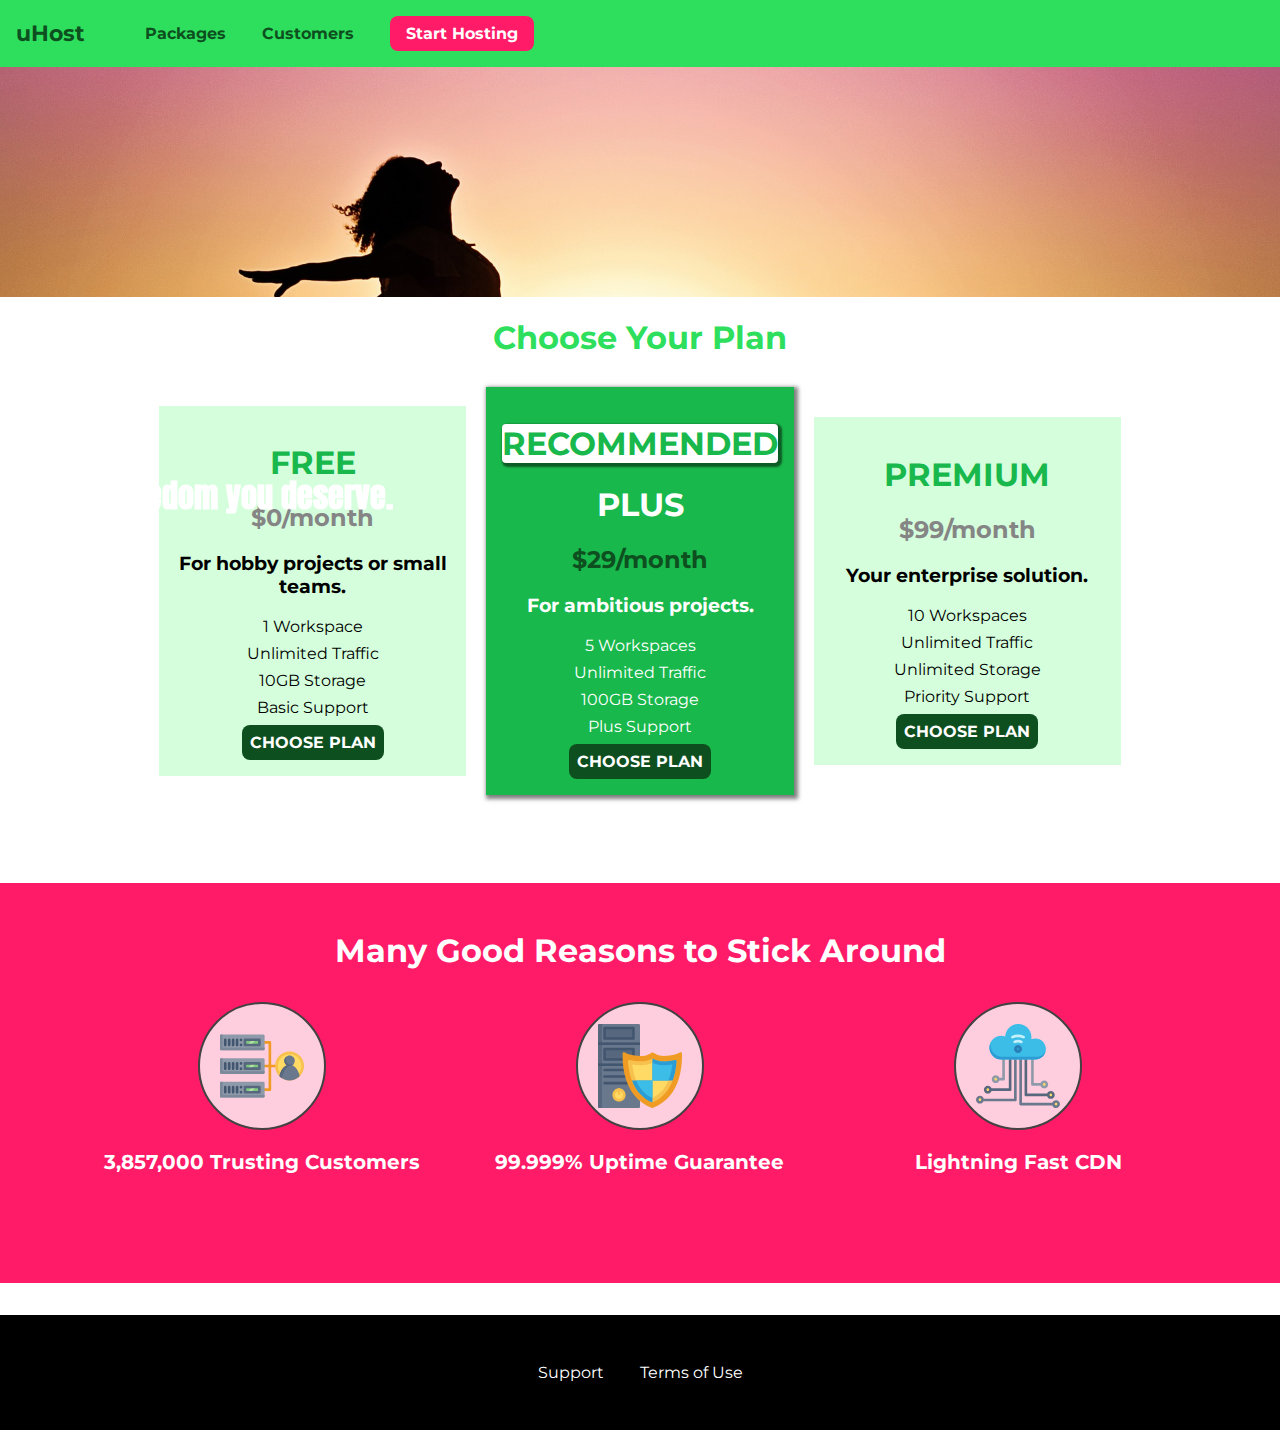
<file: test-08-units/index.html>
<!DOCTYPE html>
<html lang="en">

<head>
    <meta charset="UTF-8">
    <meta http-equiv="X-UA-Compatible" content="ie=edge">
    <title>uHost</title>
    <link rel="shortcut icon" href="favicon.png">
    <link href="https://fonts.googleapis.com/css?family=Anton" rel="stylesheet">
    <link href="https://fonts.googleapis.com/css?family=Montserrat:400,700" rel="stylesheet">
    <link rel="stylesheet" href="shared.css">
    <link rel="stylesheet" href="main.css">
</head>

<body>
    <div class="backdrop"></div>
    <header class="main-header">
        <div>
            <a href="index.html" class="main-header__brand">
                uHost
            </a>
        </div>
        <nav class="main-nav">
            <ul class="main-nav__items">
                <li class="main-nav__item">
                    <a href="packages/index.html">Packages</a>
                </li>
                <li class="main-nav__item">
                    <a href="customers/index.html">Customers</a>
                </li>
                <li class="main-nav__item main-nav__item--cta">
                    <a href="start-hosting/index.html">Start Hosting</a>
                </li>
            </ul>
        </nav>
    </header>

    <main>
        <section id="product-overview">
            <h1>Get the freedom you deserve.</h1>
        </section>
        <section id="plans">
            <h1 class="section-title">Choose Your Plan</h1>
            <div class="plan__list">
                <article class="plan">
                    <h1 class="plan__title">FREE</h1>
                    <h2 class="plan__price">$0/month</h2>
                    <h3>For hobby projects or small teams.</h3>
                    <ul class="plan__features">
                        <li>1 Workspace</li>
                        <li>Unlimited Traffic</li>
                        <li>10GB Storage</li>
                        <li>Basic Support</li>
                    </ul>
                    <div>
                        <button class="button">CHOOSE PLAN</button>
                    </div>
                </article>
                <article class="plan plan--highlight">
                    <h1 class="plan__recommend">RECOMMENDED</h1>
                    <h1 class="plan__title">PLUS</h1>
                    <h2 class="plan__price">$29/month</h2>
                    <h3>For ambitious projects.</h3>
                    <ul class="plan__features">
                        <li>5 Workspaces</li>
                        <li>Unlimited Traffic</li>
                        <li>100GB Storage</li>
                        <li>Plus Support</li>
                    </ul>
                    <div>
                        <button class="button">CHOOSE PLAN</button>
                    </div>
                </article>
                <article class="plan">
                    <h1 class="plan__title">PREMIUM</h1>
                    <h2 class="plan__price">$99/month</h2>
                    <h3>Your enterprise solution.</h3>
                    <ul class="plan__features">
                        <li>10 Workspaces</li>
                        <li>Unlimited Traffic</li>
                        <li>Unlimited Storage</li>
                        <li>Priority Support</li>
                    </ul>
                    <div>
                        <button class="button">CHOOSE PLAN</button>
                    </div>
                </article>
            </div>
        </section>
        <section id="key-features">
            <h1 class="section-title">Many Good Reasons to Stick Around</h1>
            <ul class="key-features__list">
                <li class="key-feature">
                    <div class="key-feature__img">
                        <svg viewBox="0 0 512 512">
                            <path style="fill:#F09B24;"
                                d="M344,248h-32V112c0-4.418-3.582-8-8-8h-40c-4.418,0-8,3.582-8,8s3.582,8,8,8h32v128h-32  c-4.418,0-8,3.582-8,8s3.582,8,8,8h32v128h-32c-4.418,0-8,3.582-8,8s3.582,8,8,8h40c4.418,0,8-3.582,8-8V264h32c4.418,0,8-3.582,8-8  S348.418,248,344,248z" />
                            <path style="fill:#8E9AA9;"
                                d="M264,64H8c-4.418,0-8,3.582-8,8v80c0,4.418,3.582,8,8,8h256c4.418,0,8-3.582,8-8V72  C272,67.582,268.418,64,264,64z" />
                            <path style="fill:#7C899B;"
                                d="M24,144c-4.418,0-8-3.582-8-8V64H8c-4.418,0-8,3.582-8,8v80c0,4.418,3.582,8,8,8h256  c4.418,0,8-3.582,8-8v-8H24z" />
                            <rect x="152" y="96" style="fill:#B8E3A8;" width="88" height="32" />
                            <g>
                                <polygon style="fill:#7EC97D;" points="152,96 152,128 166,128 198,96  " />
                                <polygon style="fill:#7EC97D;" points="220,96 188,128 240,128 240,96  " />
                            </g>
                            <path style="fill:#56677E;"
                                d="M240,136h-88c-4.418,0-8-3.582-8-8V96c0-4.418,3.582-8,8-8h88c4.418,0,8,3.582,8,8v32  C248,132.418,244.418,136,240,136z M160,120h72v-16h-72V120z" />
                            <g>
                                <path style="fill:#435670;"
                                    d="M32,136c-4.418,0-8-3.582-8-8V96c0-4.418,3.582-8,8-8s8,3.582,8,8v32C40,132.418,36.418,136,32,136z   " />
                                <path style="fill:#435670;"
                                    d="M56,136c-4.418,0-8-3.582-8-8V96c0-4.418,3.582-8,8-8s8,3.582,8,8v32C64,132.418,60.418,136,56,136z   " />
                                <path style="fill:#435670;"
                                    d="M80,136c-4.418,0-8-3.582-8-8V96c0-4.418,3.582-8,8-8s8,3.582,8,8v32C88,132.418,84.418,136,80,136z   " />
                                <path style="fill:#435670;"
                                    d="M104,136c-4.418,0-8-3.582-8-8V96c0-4.418,3.582-8,8-8s8,3.582,8,8v32   C112,132.418,108.418,136,104,136z" />
                                <path style="fill:#435670;"
                                    d="M128,105c-4.418,0-8-3.582-8-8v-1c0-4.418,3.582-8,8-8s8,3.582,8,8v1   C136,101.418,132.418,105,128,105z" />
                                <path style="fill:#435670;"
                                    d="M128,136c-4.418,0-8-3.582-8-8v-1c0-4.418,3.582-8,8-8s8,3.582,8,8v1   C136,132.418,132.418,136,128,136z" />
                            </g>
                            <path style="fill:#8E9AA9;"
                                d="M264,208H8c-4.418,0-8,3.582-8,8v80c0,4.418,3.582,8,8,8h256c4.418,0,8-3.582,8-8v-80  C272,211.582,268.418,208,264,208z" />
                            <path style="fill:#7C899B;"
                                d="M24,288c-4.418,0-8-3.582-8-8v-72H8c-4.418,0-8,3.582-8,8v80c0,4.418,3.582,8,8,8h256  c4.418,0,8-3.582,8-8v-8H24z" />
                            <rect x="152" y="240" style="fill:#B8E3A8;" width="88" height="32" />
                            <g>
                                <polygon style="fill:#7EC97D;" points="152,240 152,272 166,272 198,240  " />
                                <polygon style="fill:#7EC97D;" points="220,240 188,272 240,272 240,240  " />
                            </g>
                            <path style="fill:#56677E;"
                                d="M240,280h-88c-4.418,0-8-3.582-8-8v-32c0-4.418,3.582-8,8-8h88c4.418,0,8,3.582,8,8v32  C248,276.418,244.418,280,240,280z M160,264h72v-16h-72V264z" />
                            <g>
                                <path style="fill:#435670;"
                                    d="M32,280c-4.418,0-8-3.582-8-8v-32c0-4.418,3.582-8,8-8s8,3.582,8,8v32C40,276.418,36.418,280,32,280   z" />
                                <path style="fill:#435670;"
                                    d="M56,280c-4.418,0-8-3.582-8-8v-32c0-4.418,3.582-8,8-8s8,3.582,8,8v32C64,276.418,60.418,280,56,280   z" />
                                <path style="fill:#435670;"
                                    d="M80,280c-4.418,0-8-3.582-8-8v-32c0-4.418,3.582-8,8-8s8,3.582,8,8v32C88,276.418,84.418,280,80,280   z" />
                                <path style="fill:#435670;"
                                    d="M104,280c-4.418,0-8-3.582-8-8v-32c0-4.418,3.582-8,8-8s8,3.582,8,8v32   C112,276.418,108.418,280,104,280z" />
                                <path style="fill:#435670;"
                                    d="M128,249c-4.418,0-8-3.582-8-8v-1c0-4.418,3.582-8,8-8s8,3.582,8,8v1   C136,245.418,132.418,249,128,249z" />
                                <path style="fill:#435670;"
                                    d="M128,280c-4.418,0-8-3.582-8-8v-1c0-4.418,3.582-8,8-8s8,3.582,8,8v1   C136,276.418,132.418,280,128,280z" />
                            </g>
                            <path style="fill:#8E9AA9;"
                                d="M264,352H8c-4.418,0-8,3.582-8,8v80c0,4.418,3.582,8,8,8h256c4.418,0,8-3.582,8-8v-80  C272,355.582,268.418,352,264,352z" />
                            <path style="fill:#7C899B;"
                                d="M24,432c-4.418,0-8-3.582-8-8v-72H8c-4.418,0-8,3.582-8,8v80c0,4.418,3.582,8,8,8h256  c4.418,0,8-3.582,8-8v-8H24z" />
                            <rect x="152" y="384" style="fill:#B8E3A8;" width="88" height="32" />
                            <g>
                                <polygon style="fill:#7EC97D;" points="152,384 152,416 166,416 198,384  " />
                                <polygon style="fill:#7EC97D;" points="220,384 188,416 240,416 240,384  " />
                            </g>
                            <path style="fill:#56677E;"
                                d="M240,424h-88c-4.418,0-8-3.582-8-8v-32c0-4.418,3.582-8,8-8h88c4.418,0,8,3.582,8,8v32  C248,420.418,244.418,424,240,424z M160,408h72v-16h-72V408z" />
                            <g>
                                <path style="fill:#435670;"
                                    d="M32,424c-4.418,0-8-3.582-8-8v-32c0-4.418,3.582-8,8-8s8,3.582,8,8v32C40,420.418,36.418,424,32,424   z" />
                                <path style="fill:#435670;"
                                    d="M56,424c-4.418,0-8-3.582-8-8v-32c0-4.418,3.582-8,8-8s8,3.582,8,8v32C64,420.418,60.418,424,56,424   z" />
                                <path style="fill:#435670;"
                                    d="M80,424c-4.418,0-8-3.582-8-8v-32c0-4.418,3.582-8,8-8s8,3.582,8,8v32C88,420.418,84.418,424,80,424   z" />
                                <path style="fill:#435670;"
                                    d="M104,424c-4.418,0-8-3.582-8-8v-32c0-4.418,3.582-8,8-8s8,3.582,8,8v32   C112,420.418,108.418,424,104,424z" />
                                <path style="fill:#435670;"
                                    d="M128,393c-4.418,0-8-3.582-8-8v-1c0-4.418,3.582-8,8-8s8,3.582,8,8v1   C136,389.418,132.418,393,128,393z" />
                                <path style="fill:#435670;"
                                    d="M128,424c-4.418,0-8-3.582-8-8v-1c0-4.418,3.582-8,8-8s8,3.582,8,8v1   C136,420.418,132.418,424,128,424z" />
                            </g>
                            <path style="fill:#F7C14D;"
                                d="M424,168c-48.523,0-88,39.477-88,88s39.477,88,88,88s88-39.477,88-88S472.523,168,424,168z" />
                            <path style="fill:#FFDB66;"
                                d="M424,184c-39.701,0-72,32.299-72,72s32.299,72,72,72s72-32.299,72-72S463.701,184,424,184z" />
                            <path style="fill:#69788D;"
                                d="M484.893,314.16C476.393,274.588,451.922,248,424,248s-52.393,26.588-60.893,66.16  c-0.605,2.82,0.354,5.749,2.511,7.664C381.731,336.124,402.465,344,424,344s42.269-7.876,58.381-22.176  C484.539,319.909,485.498,316.98,484.893,314.16z" />
                            <path style="fill:#56677E;"
                                d="M434.053,249.171C430.768,248.403,427.411,248,424,248c-27.922,0-52.393,26.588-60.893,66.16  c-0.605,2.82,0.354,5.749,2.511,7.664c3.383,3.002,6.979,5.703,10.734,8.125C384.904,286.243,407.373,255.378,434.053,249.171z" />
                            <path style="fill:#69788D;"
                                d="M424,192c-17.645,0-32,14.355-32,32s14.355,32,32,32s32-14.355,32-32S441.645,192,424,192z" />
                            <path style="fill:#56677E;"
                                d="M432,248c-17.645,0-32-14.355-32-32c0-6.783,2.128-13.076,5.742-18.258  C397.444,203.53,392,213.138,392,224c0,17.645,14.355,32,32,32c10.862,0,20.471-5.444,26.258-13.742  C445.076,245.872,438.783,248,432,248z" />

                        </svg>
                    </div>
                    <p class="key-feature__desc">3,857,000 Trusting Customers</p>
                </li>
                <li class="key-feature">
                    <div class="key-feature__img">
                        <svg viewBox="0 0 512 512">
                            <path style="fill:#69788D;"
                                d="M248,0H8C3.582,0,0,3.582,0,8v496c0,4.418,3.582,8,8,8h240c4.418,0,8-3.582,8-8V8  C256,3.582,252.418,0,248,0z" />
                            <path style="fill:#56677E;"
                                d="M24,504V8c0-4.418,3.582-8,8-8H8C3.582,0,0,3.582,0,8v496c0,4.418,3.582,8,8,8h24  C27.582,512,24,508.418,24,504z" />
                            <g>
                                <rect x="0" y="112" style="fill:#435670;" width="256" height="16" />
                                <rect x="0" y="240" style="fill:#435670;" width="256" height="16" />
                            </g>
                            <path style="fill:#F7C14D;"
                                d="M128,392c-22.056,0-40,17.944-40,40s17.944,40,40,40s40-17.944,40-40S150.056,392,128,392z" />
                            <path style="fill:#FFDB66;"
                                d="M128,408c-13.233,0-24,10.767-24,24s10.767,24,24,24s24-10.767,24-24S141.233,408,128,408z" />
                            <path style="fill:#F7C14D;"
                                d="M128,392c-2.739,0-5.414,0.278-8,0.805V424c0,4.418,3.582,8,8,8c4.418,0,8-3.582,8-8v-31.195  C133.414,392.278,130.739,392,128,392z" />
                            <g>
                                <path style="fill:#435670;"
                                    d="M216,288H40c-4.418,0-8-3.582-8-8s3.582-8,8-8h176c4.418,0,8,3.582,8,8S220.418,288,216,288z" />
                                <path style="fill:#435670;"
                                    d="M216,328H40c-4.418,0-8-3.582-8-8s3.582-8,8-8h176c4.418,0,8,3.582,8,8S220.418,328,216,328z" />
                                <path style="fill:#435670;"
                                    d="M216,368H40c-4.418,0-8-3.582-8-8s3.582-8,8-8h176c4.418,0,8,3.582,8,8S220.418,368,216,368z" />
                                <path style="fill:#435670;"
                                    d="M216,16H40c-4.418,0-8,3.582-8,8v64c0,4.418,3.582,8,8,8h176c4.418,0,8-3.582,8-8V24   C224,19.582,220.418,16,216,16z" />
                            </g>
                            <rect x="48" y="32" style="fill:#56677E;" width="160" height="48" />
                            <path style="fill:#435670;"
                                d="M216,144H40c-4.418,0-8,3.582-8,8v64c0,4.418,3.582,8,8,8h176c4.418,0,8-3.582,8-8v-64  C224,147.582,220.418,144,216,144z" />
                            <rect x="48" y="160" style="fill:#56677E;" width="160" height="48" />
                            <path style="fill:#F09B24;"
                                d="M511.747,180.237c-0.194-6.537-8.107-10.107-13.135-5.894c-5.6,4.693-42.904,21.282-98.514,21.282  c-33.45,0-64.625-20.999-64.929-21.206c-2.9-1.991-6.764-1.85-9.512,0.346c-2.677,2.135-27.201,20.86-63.793,20.86  c-55.607,0-92.914-16.589-98.515-21.282c-5.028-4.211-12.941-0.645-13.135,5.894c-1.634,54.834,4.655,105.941,18.693,151.903  c12.096,39.604,29.759,74.047,52.497,102.373c27.538,34.304,62.743,59.882,104.66,76.045c3.069,1.918,6.757,1.921,9.83,0  c41.917-16.163,77.122-41.741,104.66-76.045c22.738-28.326,40.401-62.77,52.497-102.373  C507.092,286.179,513.381,235.071,511.747,180.237z" />
                            <path style="fill:#F7C14D;"
                                d="M476.21,221.226c-1.953-1.631-4.568-2.235-7.036-1.628c-21.686,5.327-44.926,8.028-69.075,8.028  c-25.926,0-49.633-8.975-64.955-16.504c-2.307-1.134-5.016-1.091-7.284,0.116c-14.059,7.477-36.919,16.388-65.994,16.388  c-24.153,0-47.394-2.701-69.075-8.028c-5.155-1.268-10.221,2.966-9.894,8.261c2.077,33.693,7.668,65.635,16.616,94.935  c22.774,74.565,66.139,126.334,128.888,153.868c2.032,0.891,4.397,0.891,6.43,0c61.777-27.107,104.716-78.876,127.62-153.868  c8.948-29.3,14.539-61.241,16.616-94.935C479.224,225.319,478.163,222.856,476.21,221.226z" />
                            <path style="fill:#FFDB66;"
                                d="M331.609,451.727c-52.604-25.289-89.304-70.987-109.144-135.944  c-6.532-21.39-11.162-44.336-13.82-68.447c17.133,2.852,34.952,4.291,53.22,4.291c29.394,0,53.376-7.793,69.978-15.561  c17.44,7.736,41.656,15.561,68.256,15.561c18.267,0,36.085-1.439,53.219-4.291c-2.659,24.112-7.288,47.06-13.82,68.448  C419.545,381.108,383.27,426.805,331.609,451.727z" />
                            <g>
                                <path style="fill:#2C9DD4;"
                                    d="M479.066,227.858c0.157-2.539-0.903-5.002-2.856-6.633s-4.568-2.235-7.036-1.628   c-21.686,5.327-44.926,8.028-69.075,8.028c-25.926,0-49.633-8.975-64.955-16.504c-1.057-0.52-2.2-0.78-3.345-0.806l-0.072,133.351   h123.601c2.556-6.746,4.933-13.702,7.123-20.874C471.398,293.493,476.989,261.552,479.066,227.858z" />
                                <path style="fill:#2C9DD4;"
                                    d="M206.658,343.667c24.153,63.42,65.028,108.108,121.743,132.995c1.031,0.452,2.147,0.673,3.263,0.666   l0.063-133.661H206.658z" />
                            </g>
                            <g>
                                <path style="fill:#3CBDE8;"
                                    d="M439.497,315.783c6.532-21.389,11.161-44.336,13.82-68.448c-17.134,2.852-34.952,4.291-53.219,4.291   c-26.6,0-50.815-7.824-68.256-15.561l-0.116,107.601h97.758C433.179,334.807,436.524,325.518,439.497,315.783z" />
                                <path style="fill:#3CBDE8;"
                                    d="M232.523,343.667c21.144,50.298,54.363,86.56,99.087,108.06l0.117-108.06H232.523z" />
                            </g>
                        </svg>
                    </div>
                    <p class="key-feature__desc">99.999% Uptime Guarantee</p>
                </li>
                <li class="key-feature">
                    <div class="key-feature__img">
                        <svg viewBox="0 0 512 512">
                            <path style="fill:#8E9AA9;" d="M168,200c-4.418,0-8,3.582-8,8v120h-17.376c-3.302-9.311-12.194-16-22.624-16  c-13.234,0-24,10.767-24,24s10.766,24,24,24c10.429,0,19.321-6.689,22.624-16H168c4.418,0,8-3.582,8-8V208  C176,203.582,172.418,200,168,200z"
                            />
                            <path style="fill:#FFDB66;" d="M120,328c-4.411,0-8,3.589-8,8s3.589,8,8,8s8-3.589,8-8S124.411,328,120,328z" />
                            <path style="fill:#56677E;" d="M208,200c-4.418,0-8,3.582-8,8v184H94.624C91.322,382.689,82.43,376,72,376  c-13.234,0-24,10.767-24,24s10.766,24,24,24c10.429,0,19.321-6.689,22.624-16H208c4.418,0,8-3.582,8-8V208  C216,203.582,212.418,200,208,200z"
                            />
                            <path style="fill:#FFDB66;" d="M72,392c-4.411,0-8,3.589-8,8s3.589,8,8,8s8-3.589,8-8S76.411,392,72,392z" />
                            <path style="fill:#69788D;" d="M240,208c-4.418,0-8,3.582-8,8v239H47.24c-2.671-10.34-12.078-18-23.24-18c-13.234,0-24,10.767-24,24  s10.766,24,24,24c9.666,0,18.009-5.747,21.809-14H240c4.418,0,8-3.582,8-8V216C248,211.582,244.418,208,240,208z"
                            />
                            <path style="fill:#FFDB66;" d="M24,453c-4.411,0-8,3.589-8,8s3.589,8,8,8s8-3.589,8-8S28.411,453,24,453z" />
                            <path style="fill:#69788D;" d="M488,464c-10.429,0-19.321,6.689-22.624,16H280V208c0-4.418-3.582-8-8-8s-8,3.582-8,8v280  c0,4.418,3.582,8,8,8h193.376c3.302,9.311,12.194,16,22.624,16c13.234,0,24-10.767,24-24S501.234,464,488,464z"
                            />
                            <path style="fill:#FFDB66;" d="M488,480c-4.411,0-8,3.589-8,8s3.589,8,8,8s8-3.589,8-8S492.411,480,488,480z" />
                            <path style="fill:#56677E;" d="M456,408c-10.429,0-19.321,6.689-22.624,16H312V208c0-4.418-3.582-8-8-8s-8,3.582-8,8v224  c0,4.418,3.582,8,8,8h129.376c3.302,9.311,12.194,16,22.624,16c13.234,0,24-10.767,24-24S469.234,408,456,408z"
                            />
                            <path style="fill:#FFDB66;" d="M456,424c-4.411,0-8,3.589-8,8s3.589,8,8,8s8-3.589,8-8S460.411,424,456,424z" />
                            <path style="fill:#8E9AA9;" d="M416,344c-10.429,0-19.321,6.689-22.624,16H352V208c0-4.418-3.582-8-8-8s-8,3.582-8,8v160  c0,4.418,3.582,8,8,8h49.376c3.302,9.311,12.194,16,22.624,16c13.234,0,24-10.767,24-24S429.234,344,416,344z"
                            />
                            <path style="fill:#FFDB66;" d="M416,360c-4.411,0-8,3.589-8,8s3.589,8,8,8s8-3.589,8-8S420.411,360,416,360z" />
                            <path style="fill:#3CBDE8;" d="M362,88c-8.741,0-17.231,1.751-25.06,5.085C337.646,88.797,338,84.43,338,80  c0-44.112-35.888-80-80-80c-42.823,0-77.895,33.816-79.909,76.149C170.393,73.415,162.244,72,154,72c-39.701,0-72,32.299-72,72  s32.299,72,72,72h208c35.29,0,64-28.71,64-64S397.29,88,362,88z"
                            />
                            <path style="fill:#2C9DD4;" d="M368,200H160c-39.701,0-72-32.299-72-72c0-5.863,0.721-11.559,2.05-17.019  C84.918,120.88,82,132.102,82,144c0,39.701,32.299,72,72,72h208c30.389,0,55.88-21.296,62.379-49.743  C413.565,186.327,392.352,200,368,200z"
                            />
                            <path style="fill:#2A7DB5;" d="M256,128c-13.234,0-24,10.767-24,24s10.766,24,24,24c13.233,0,24-10.767,24-24S269.233,128,256,128z"
                            />
                            <path style="fill:#2C9DD4;" d="M256,144c-4.411,0-8,3.589-8,8s3.589,8,8,8c4.411,0,8-3.589,8-8S260.411,144,256,144z" />
                            <g>
                                <path style="fill:#C5F1FA;" d="M221.755,87.695c-2.994,0-5.864-1.688-7.233-4.572c-1.894-3.991-0.194-8.763,3.798-10.657   C230.157,66.849,242.834,64,256,64c13.166,0,25.844,2.849,37.68,8.466c3.992,1.895,5.692,6.666,3.798,10.657   s-6.666,5.692-10.657,3.798C277.144,82.328,266.774,80,256,80c-10.774,0-21.144,2.328-30.821,6.921   C224.072,87.446,222.904,87.695,221.755,87.695z"
                                />
                                <path style="fill:#C5F1FA;" d="M276.545,116.618c-1.148,0-2.316-0.249-3.424-0.774C267.745,113.293,261.985,112,256,112   c-5.985,0-11.745,1.293-17.121,3.844c-3.991,1.895-8.763,0.192-10.657-3.798c-1.894-3.992-0.193-8.764,3.798-10.657   C239.557,97.813,247.625,96,256,96c8.376,0,16.444,1.813,23.98,5.389c3.991,1.894,5.692,6.665,3.798,10.657   C282.41,114.93,279.539,116.618,276.545,116.618z"
                                />
                            </g>

                        </svg>
                    </div>
                    <p class="key-feature__desc">Lightning Fast CDN</p>
                </li>
            </ul>
        </section>
    </main>
    <footer class="main-footer">
        <nav>
            <ul class="main-footer__links">
                <li class="main-footer__link">
                    <a href="#">Support</a>
                </li>
                <li class="main-footer__link">
                    <a href="#">Terms of Use</a>
                </li>
            </ul>
        </nav>
    </footer>
</body>

</html>
</file>
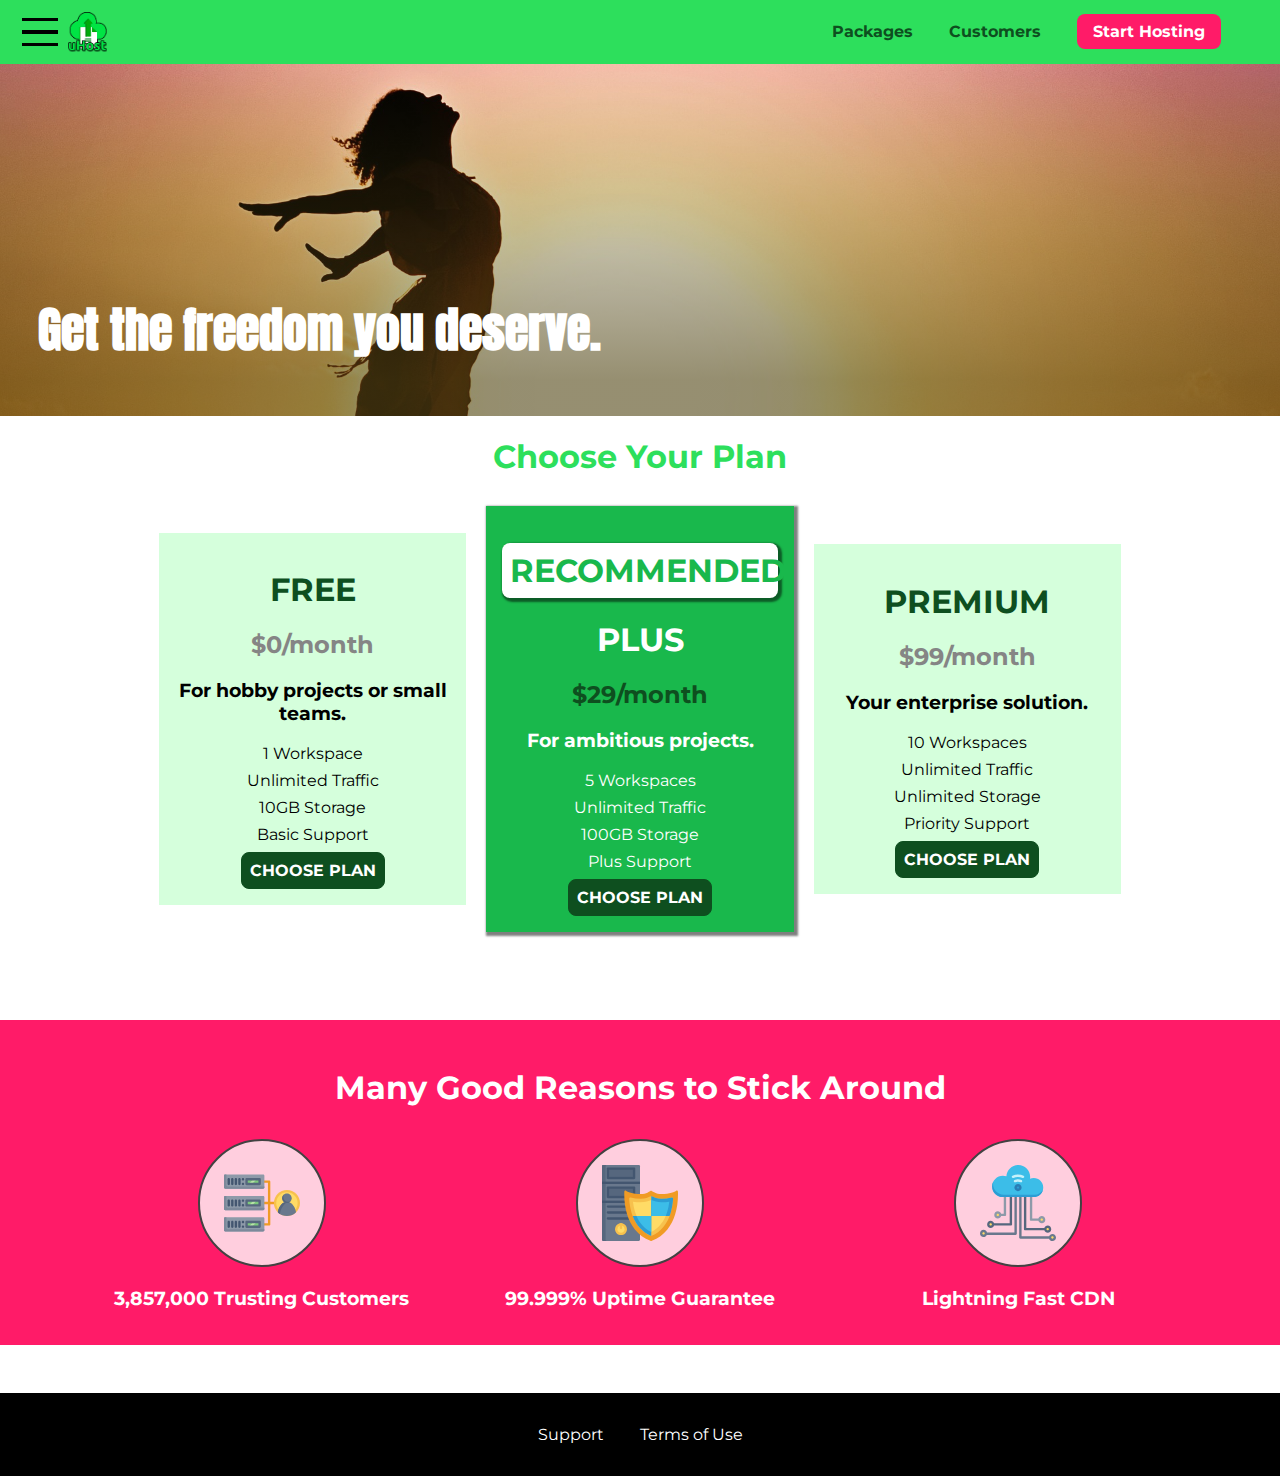
<file: test-10-js/index.html>
<!DOCTYPE html>
<html lang="en">

<head>
    <meta charset="UTF-8">
    <meta http-equiv="X-UA-Compatible" content="ie=edge">
    <meta name="viewport" content="width=device-width, initial-scale=1.0">
    <title>uHost</title>
    <link rel="shortcut icon" href="favicon.png">
    <link href="https://fonts.googleapis.com/css?family=Anton" rel="stylesheet">
    <link href="https://fonts.googleapis.com/css?family=Montserrat:400,700" rel="stylesheet">
    <link rel="stylesheet" href="shared.css">
    <link rel="stylesheet" href="main.css">
</head>

<body>
    <div class="backdrop"></div>
    <div class="modal">
        <h1 class="modal__title">Do you want to continue?</h1>
        <div class="modal__actions">
            <a href="start-hosting/index.html" class="modal__action">Yes!</a>
            <button class="modal__action modal__action--negative" type="button">No!</button>
        </div>
    </div>
    <header class="main-header">
        <div>
            <button class="toggle-button">
                <span class="toggle-button__bar"></span>
                <span class="toggle-button__bar"></span>
                <span class="toggle-button__bar"></span>
            </button>
            <a href="index.html" class="main-header__brand">
                <img src="images/uhost-icon.png" alt="uHost - Your favorite hosting company">
            </a>
        </div>
        <nav class="main-nav">
            <ul class="main-nav__items">
                <li class="main-nav__item">
                    <a href="packages/index.html">Packages</a>
                </li>
                <li class="main-nav__item">
                    <a href="customers/index.html">Customers</a>
                </li>
                <li class="main-nav__item main-nav__item--cta">
                    <a href="start-hosting/index.html">Start Hosting</a>
                </li>
            </ul>
        </nav>
    </header>
    <nav class="mobile-nav">
        <ul class="mobile-nav__items">
            <li class="mobile-nav__item">
                <a href="packages/index.html">Packages</a>
            </li>
            <li class="mobile-nav__item">
                <a href="customers/index.html">Customers</a>
            </li>
            <li class="mobile-nav__item mobile-nav__item--cta">
                <a href="start-hosting/index.html">Start Hosting</a>
            </li>
        </ul>
    </nav>
    <main>
        <section id="product-overview">
            <h1>Get the freedom you deserve.</h1>
        </section>
        <section id="plans">
            <h1 class="section-title">Choose Your Plan</h1>
            <div class="plan__list">
                <article class="plan">
                    <h1 class="plan__title">FREE</h1>
                    <h2 class="plan__price">$0/month</h2>
                    <h3>For hobby projects or small teams.</h3>
                    <ul class="plan__features">
                        <li class="plan__feature">1 Workspace</li>
                        <li class="plan__feature">Unlimited Traffic</li>
                        <li class="plan__feature">10GB Storage</li>
                        <li class="plan__feature">Basic Support</li>
                    </ul>
                    <div>
                        <button class="button">CHOOSE PLAN</button>
                    </div>
                </article>
                <article class="plan plan--highlighted">
                    <h1 class="plan__annotation">RECOMMENDED</h1>
                    <h1 class="plan__title">PLUS</h1>
                    <h2 class="plan__price">$29/month</h2>
                    <h3>For ambitious projects.</h3>
                    <ul class="plan__features">
                        <li class="plan__feature">5 Workspaces</li>
                        <li class="plan__feature">Unlimited Traffic</li>
                        <li class="plan__feature">100GB Storage</li>
                        <li class="plan__feature">Plus Support</li>
                    </ul>
                    <div>
                        <button class="button">CHOOSE PLAN</button>
                    </div>
                </article>
                <article class="plan">
                    <h1 class="plan__title">PREMIUM</h1>
                    <h2 class="plan__price">$99/month</h2>
                    <h3>Your enterprise solution.</h3>
                    <ul class="plan__features">
                        <li class="plan__feature">10 Workspaces</li>
                        <li class="plan__feature">Unlimited Traffic</li>
                        <li class="plan__feature">Unlimited Storage</li>
                        <li class="plan__feature">Priority Support</li>
                    </ul>
                    <div>
                        <button class="button">CHOOSE PLAN</button>
                    </div>
                </article>
            </div>
        </section>
        <section id="key-features">
            <h1 class="section-title">Many Good Reasons to Stick Around</h1>
            <ul class="key-feature__list">
                <li class="key-feature">
                    <div class="key-feature__image">
                        <svg viewBox="0 0 512 512">
                            <path style="fill:#F09B24;" d="M344,248h-32V112c0-4.418-3.582-8-8-8h-40c-4.418,0-8,3.582-8,8s3.582,8,8,8h32v128h-32  c-4.418,0-8,3.582-8,8s3.582,8,8,8h32v128h-32c-4.418,0-8,3.582-8,8s3.582,8,8,8h40c4.418,0,8-3.582,8-8V264h32c4.418,0,8-3.582,8-8  S348.418,248,344,248z"
                            />
                            <path style="fill:#8E9AA9;" d="M264,64H8c-4.418,0-8,3.582-8,8v80c0,4.418,3.582,8,8,8h256c4.418,0,8-3.582,8-8V72  C272,67.582,268.418,64,264,64z"
                            />
                            <path style="fill:#7C899B;" d="M24,144c-4.418,0-8-3.582-8-8V64H8c-4.418,0-8,3.582-8,8v80c0,4.418,3.582,8,8,8h256  c4.418,0,8-3.582,8-8v-8H24z"
                            />
                            <rect x="152" y="96" style="fill:#B8E3A8;" width="88" height="32" />
                            <g>
                                <polygon style="fill:#7EC97D;" points="152,96 152,128 166,128 198,96  " />
                                <polygon style="fill:#7EC97D;" points="220,96 188,128 240,128 240,96  " />
                            </g>
                            <path style="fill:#56677E;" d="M240,136h-88c-4.418,0-8-3.582-8-8V96c0-4.418,3.582-8,8-8h88c4.418,0,8,3.582,8,8v32  C248,132.418,244.418,136,240,136z M160,120h72v-16h-72V120z"
                            />
                            <g>
                                <path style="fill:#435670;" d="M32,136c-4.418,0-8-3.582-8-8V96c0-4.418,3.582-8,8-8s8,3.582,8,8v32C40,132.418,36.418,136,32,136z   "
                                />
                                <path style="fill:#435670;" d="M56,136c-4.418,0-8-3.582-8-8V96c0-4.418,3.582-8,8-8s8,3.582,8,8v32C64,132.418,60.418,136,56,136z   "
                                />
                                <path style="fill:#435670;" d="M80,136c-4.418,0-8-3.582-8-8V96c0-4.418,3.582-8,8-8s8,3.582,8,8v32C88,132.418,84.418,136,80,136z   "
                                />
                                <path style="fill:#435670;" d="M104,136c-4.418,0-8-3.582-8-8V96c0-4.418,3.582-8,8-8s8,3.582,8,8v32   C112,132.418,108.418,136,104,136z"
                                />
                                <path style="fill:#435670;" d="M128,105c-4.418,0-8-3.582-8-8v-1c0-4.418,3.582-8,8-8s8,3.582,8,8v1   C136,101.418,132.418,105,128,105z"
                                />
                                <path style="fill:#435670;" d="M128,136c-4.418,0-8-3.582-8-8v-1c0-4.418,3.582-8,8-8s8,3.582,8,8v1   C136,132.418,132.418,136,128,136z"
                                />
                            </g>
                            <path style="fill:#8E9AA9;" d="M264,208H8c-4.418,0-8,3.582-8,8v80c0,4.418,3.582,8,8,8h256c4.418,0,8-3.582,8-8v-80  C272,211.582,268.418,208,264,208z"
                            />
                            <path style="fill:#7C899B;" d="M24,288c-4.418,0-8-3.582-8-8v-72H8c-4.418,0-8,3.582-8,8v80c0,4.418,3.582,8,8,8h256  c4.418,0,8-3.582,8-8v-8H24z"
                            />
                            <rect x="152" y="240" style="fill:#B8E3A8;" width="88" height="32" />
                            <g>
                                <polygon style="fill:#7EC97D;" points="152,240 152,272 166,272 198,240  " />
                                <polygon style="fill:#7EC97D;" points="220,240 188,272 240,272 240,240  " />
                            </g>
                            <path style="fill:#56677E;" d="M240,280h-88c-4.418,0-8-3.582-8-8v-32c0-4.418,3.582-8,8-8h88c4.418,0,8,3.582,8,8v32  C248,276.418,244.418,280,240,280z M160,264h72v-16h-72V264z"
                            />
                            <g>
                                <path style="fill:#435670;" d="M32,280c-4.418,0-8-3.582-8-8v-32c0-4.418,3.582-8,8-8s8,3.582,8,8v32C40,276.418,36.418,280,32,280   z"
                                />
                                <path style="fill:#435670;" d="M56,280c-4.418,0-8-3.582-8-8v-32c0-4.418,3.582-8,8-8s8,3.582,8,8v32C64,276.418,60.418,280,56,280   z"
                                />
                                <path style="fill:#435670;" d="M80,280c-4.418,0-8-3.582-8-8v-32c0-4.418,3.582-8,8-8s8,3.582,8,8v32C88,276.418,84.418,280,80,280   z"
                                />
                                <path style="fill:#435670;" d="M104,280c-4.418,0-8-3.582-8-8v-32c0-4.418,3.582-8,8-8s8,3.582,8,8v32   C112,276.418,108.418,280,104,280z"
                                />
                                <path style="fill:#435670;" d="M128,249c-4.418,0-8-3.582-8-8v-1c0-4.418,3.582-8,8-8s8,3.582,8,8v1   C136,245.418,132.418,249,128,249z"
                                />
                                <path style="fill:#435670;" d="M128,280c-4.418,0-8-3.582-8-8v-1c0-4.418,3.582-8,8-8s8,3.582,8,8v1   C136,276.418,132.418,280,128,280z"
                                />
                            </g>
                            <path style="fill:#8E9AA9;" d="M264,352H8c-4.418,0-8,3.582-8,8v80c0,4.418,3.582,8,8,8h256c4.418,0,8-3.582,8-8v-80  C272,355.582,268.418,352,264,352z"
                            />
                            <path style="fill:#7C899B;" d="M24,432c-4.418,0-8-3.582-8-8v-72H8c-4.418,0-8,3.582-8,8v80c0,4.418,3.582,8,8,8h256  c4.418,0,8-3.582,8-8v-8H24z"
                            />
                            <rect x="152" y="384" style="fill:#B8E3A8;" width="88" height="32" />
                            <g>
                                <polygon style="fill:#7EC97D;" points="152,384 152,416 166,416 198,384  " />
                                <polygon style="fill:#7EC97D;" points="220,384 188,416 240,416 240,384  " />
                            </g>
                            <path style="fill:#56677E;" d="M240,424h-88c-4.418,0-8-3.582-8-8v-32c0-4.418,3.582-8,8-8h88c4.418,0,8,3.582,8,8v32  C248,420.418,244.418,424,240,424z M160,408h72v-16h-72V408z"
                            />
                            <g>
                                <path style="fill:#435670;" d="M32,424c-4.418,0-8-3.582-8-8v-32c0-4.418,3.582-8,8-8s8,3.582,8,8v32C40,420.418,36.418,424,32,424   z"
                                />
                                <path style="fill:#435670;" d="M56,424c-4.418,0-8-3.582-8-8v-32c0-4.418,3.582-8,8-8s8,3.582,8,8v32C64,420.418,60.418,424,56,424   z"
                                />
                                <path style="fill:#435670;" d="M80,424c-4.418,0-8-3.582-8-8v-32c0-4.418,3.582-8,8-8s8,3.582,8,8v32C88,420.418,84.418,424,80,424   z"
                                />
                                <path style="fill:#435670;" d="M104,424c-4.418,0-8-3.582-8-8v-32c0-4.418,3.582-8,8-8s8,3.582,8,8v32   C112,420.418,108.418,424,104,424z"
                                />
                                <path style="fill:#435670;" d="M128,393c-4.418,0-8-3.582-8-8v-1c0-4.418,3.582-8,8-8s8,3.582,8,8v1   C136,389.418,132.418,393,128,393z"
                                />
                                <path style="fill:#435670;" d="M128,424c-4.418,0-8-3.582-8-8v-1c0-4.418,3.582-8,8-8s8,3.582,8,8v1   C136,420.418,132.418,424,128,424z"
                                />
                            </g>
                            <path style="fill:#F7C14D;" d="M424,168c-48.523,0-88,39.477-88,88s39.477,88,88,88s88-39.477,88-88S472.523,168,424,168z" />
                            <path style="fill:#FFDB66;" d="M424,184c-39.701,0-72,32.299-72,72s32.299,72,72,72s72-32.299,72-72S463.701,184,424,184z" />
                            <path style="fill:#69788D;" d="M484.893,314.16C476.393,274.588,451.922,248,424,248s-52.393,26.588-60.893,66.16  c-0.605,2.82,0.354,5.749,2.511,7.664C381.731,336.124,402.465,344,424,344s42.269-7.876,58.381-22.176  C484.539,319.909,485.498,316.98,484.893,314.16z"
                            />
                            <path style="fill:#56677E;" d="M434.053,249.171C430.768,248.403,427.411,248,424,248c-27.922,0-52.393,26.588-60.893,66.16  c-0.605,2.82,0.354,5.749,2.511,7.664c3.383,3.002,6.979,5.703,10.734,8.125C384.904,286.243,407.373,255.378,434.053,249.171z"
                            />
                            <path style="fill:#69788D;" d="M424,192c-17.645,0-32,14.355-32,32s14.355,32,32,32s32-14.355,32-32S441.645,192,424,192z" />
                            <path style="fill:#56677E;" d="M432,248c-17.645,0-32-14.355-32-32c0-6.783,2.128-13.076,5.742-18.258  C397.444,203.53,392,213.138,392,224c0,17.645,14.355,32,32,32c10.862,0,20.471-5.444,26.258-13.742  C445.076,245.872,438.783,248,432,248z"
                            />

                        </svg>
                    </div>
                    <p class="key-feature__description">3,857,000 Trusting Customers</p>
                </li>
                <li class="key-feature">
                    <div class="key-feature__image">
                        <svg viewBox="0 0 512 512">
                            <path style="fill:#69788D;" d="M248,0H8C3.582,0,0,3.582,0,8v496c0,4.418,3.582,8,8,8h240c4.418,0,8-3.582,8-8V8  C256,3.582,252.418,0,248,0z"
                            />
                            <path style="fill:#56677E;" d="M24,504V8c0-4.418,3.582-8,8-8H8C3.582,0,0,3.582,0,8v496c0,4.418,3.582,8,8,8h24  C27.582,512,24,508.418,24,504z"
                            />
                            <g>
                                <rect x="0" y="112" style="fill:#435670;" width="256" height="16" />
                                <rect x="0" y="240" style="fill:#435670;" width="256" height="16" />
                            </g>
                            <path style="fill:#F7C14D;" d="M128,392c-22.056,0-40,17.944-40,40s17.944,40,40,40s40-17.944,40-40S150.056,392,128,392z" />
                            <path style="fill:#FFDB66;" d="M128,408c-13.233,0-24,10.767-24,24s10.767,24,24,24s24-10.767,24-24S141.233,408,128,408z" />
                            <path style="fill:#F7C14D;" d="M128,392c-2.739,0-5.414,0.278-8,0.805V424c0,4.418,3.582,8,8,8c4.418,0,8-3.582,8-8v-31.195  C133.414,392.278,130.739,392,128,392z"
                            />
                            <g>
                                <path style="fill:#435670;" d="M216,288H40c-4.418,0-8-3.582-8-8s3.582-8,8-8h176c4.418,0,8,3.582,8,8S220.418,288,216,288z"
                                />
                                <path style="fill:#435670;" d="M216,328H40c-4.418,0-8-3.582-8-8s3.582-8,8-8h176c4.418,0,8,3.582,8,8S220.418,328,216,328z"
                                />
                                <path style="fill:#435670;" d="M216,368H40c-4.418,0-8-3.582-8-8s3.582-8,8-8h176c4.418,0,8,3.582,8,8S220.418,368,216,368z"
                                />
                                <path style="fill:#435670;" d="M216,16H40c-4.418,0-8,3.582-8,8v64c0,4.418,3.582,8,8,8h176c4.418,0,8-3.582,8-8V24   C224,19.582,220.418,16,216,16z"
                                />
                            </g>
                            <rect x="48" y="32" style="fill:#56677E;" width="160" height="48" />
                            <path style="fill:#435670;" d="M216,144H40c-4.418,0-8,3.582-8,8v64c0,4.418,3.582,8,8,8h176c4.418,0,8-3.582,8-8v-64  C224,147.582,220.418,144,216,144z"
                            />
                            <rect x="48" y="160" style="fill:#56677E;" width="160" height="48" />
                            <path style="fill:#F09B24;" d="M511.747,180.237c-0.194-6.537-8.107-10.107-13.135-5.894c-5.6,4.693-42.904,21.282-98.514,21.282  c-33.45,0-64.625-20.999-64.929-21.206c-2.9-1.991-6.764-1.85-9.512,0.346c-2.677,2.135-27.201,20.86-63.793,20.86  c-55.607,0-92.914-16.589-98.515-21.282c-5.028-4.211-12.941-0.645-13.135,5.894c-1.634,54.834,4.655,105.941,18.693,151.903  c12.096,39.604,29.759,74.047,52.497,102.373c27.538,34.304,62.743,59.882,104.66,76.045c3.069,1.918,6.757,1.921,9.83,0  c41.917-16.163,77.122-41.741,104.66-76.045c22.738-28.326,40.401-62.77,52.497-102.373  C507.092,286.179,513.381,235.071,511.747,180.237z"
                            />
                            <path style="fill:#F7C14D;" d="M476.21,221.226c-1.953-1.631-4.568-2.235-7.036-1.628c-21.686,5.327-44.926,8.028-69.075,8.028  c-25.926,0-49.633-8.975-64.955-16.504c-2.307-1.134-5.016-1.091-7.284,0.116c-14.059,7.477-36.919,16.388-65.994,16.388  c-24.153,0-47.394-2.701-69.075-8.028c-5.155-1.268-10.221,2.966-9.894,8.261c2.077,33.693,7.668,65.635,16.616,94.935  c22.774,74.565,66.139,126.334,128.888,153.868c2.032,0.891,4.397,0.891,6.43,0c61.777-27.107,104.716-78.876,127.62-153.868  c8.948-29.3,14.539-61.241,16.616-94.935C479.224,225.319,478.163,222.856,476.21,221.226z"
                            />
                            <path style="fill:#FFDB66;" d="M331.609,451.727c-52.604-25.289-89.304-70.987-109.144-135.944  c-6.532-21.39-11.162-44.336-13.82-68.447c17.133,2.852,34.952,4.291,53.22,4.291c29.394,0,53.376-7.793,69.978-15.561  c17.44,7.736,41.656,15.561,68.256,15.561c18.267,0,36.085-1.439,53.219-4.291c-2.659,24.112-7.288,47.06-13.82,68.448  C419.545,381.108,383.27,426.805,331.609,451.727z"
                            />
                            <g>
                                <path style="fill:#2C9DD4;" d="M479.066,227.858c0.157-2.539-0.903-5.002-2.856-6.633s-4.568-2.235-7.036-1.628   c-21.686,5.327-44.926,8.028-69.075,8.028c-25.926,0-49.633-8.975-64.955-16.504c-1.057-0.52-2.2-0.78-3.345-0.806l-0.072,133.351   h123.601c2.556-6.746,4.933-13.702,7.123-20.874C471.398,293.493,476.989,261.552,479.066,227.858z"
                                />
                                <path style="fill:#2C9DD4;" d="M206.658,343.667c24.153,63.42,65.028,108.108,121.743,132.995c1.031,0.452,2.147,0.673,3.263,0.666   l0.063-133.661H206.658z"
                                />
                            </g>
                            <g>
                                <path style="fill:#3CBDE8;" d="M439.497,315.783c6.532-21.389,11.161-44.336,13.82-68.448c-17.134,2.852-34.952,4.291-53.219,4.291   c-26.6,0-50.815-7.824-68.256-15.561l-0.116,107.601h97.758C433.179,334.807,436.524,325.518,439.497,315.783z"
                                />
                                <path style="fill:#3CBDE8;" d="M232.523,343.667c21.144,50.298,54.363,86.56,99.087,108.06l0.117-108.06H232.523z" />
                            </g>
                        </svg>
                    </div>
                    <p class="key-feature__description">99.999% Uptime Guarantee</p>
                </li>
                <li class="key-feature">
                    <div class="key-feature__image">
                        <svg viewBox="0 0 512 512">
                            <path style="fill:#8E9AA9;" d="M168,200c-4.418,0-8,3.582-8,8v120h-17.376c-3.302-9.311-12.194-16-22.624-16  c-13.234,0-24,10.767-24,24s10.766,24,24,24c10.429,0,19.321-6.689,22.624-16H168c4.418,0,8-3.582,8-8V208  C176,203.582,172.418,200,168,200z"
                            />
                            <path style="fill:#FFDB66;" d="M120,328c-4.411,0-8,3.589-8,8s3.589,8,8,8s8-3.589,8-8S124.411,328,120,328z" />
                            <path style="fill:#56677E;" d="M208,200c-4.418,0-8,3.582-8,8v184H94.624C91.322,382.689,82.43,376,72,376  c-13.234,0-24,10.767-24,24s10.766,24,24,24c10.429,0,19.321-6.689,22.624-16H208c4.418,0,8-3.582,8-8V208  C216,203.582,212.418,200,208,200z"
                            />
                            <path style="fill:#FFDB66;" d="M72,392c-4.411,0-8,3.589-8,8s3.589,8,8,8s8-3.589,8-8S76.411,392,72,392z" />
                            <path style="fill:#69788D;" d="M240,208c-4.418,0-8,3.582-8,8v239H47.24c-2.671-10.34-12.078-18-23.24-18c-13.234,0-24,10.767-24,24  s10.766,24,24,24c9.666,0,18.009-5.747,21.809-14H240c4.418,0,8-3.582,8-8V216C248,211.582,244.418,208,240,208z"
                            />
                            <path style="fill:#FFDB66;" d="M24,453c-4.411,0-8,3.589-8,8s3.589,8,8,8s8-3.589,8-8S28.411,453,24,453z" />
                            <path style="fill:#69788D;" d="M488,464c-10.429,0-19.321,6.689-22.624,16H280V208c0-4.418-3.582-8-8-8s-8,3.582-8,8v280  c0,4.418,3.582,8,8,8h193.376c3.302,9.311,12.194,16,22.624,16c13.234,0,24-10.767,24-24S501.234,464,488,464z"
                            />
                            <path style="fill:#FFDB66;" d="M488,480c-4.411,0-8,3.589-8,8s3.589,8,8,8s8-3.589,8-8S492.411,480,488,480z" />
                            <path style="fill:#56677E;" d="M456,408c-10.429,0-19.321,6.689-22.624,16H312V208c0-4.418-3.582-8-8-8s-8,3.582-8,8v224  c0,4.418,3.582,8,8,8h129.376c3.302,9.311,12.194,16,22.624,16c13.234,0,24-10.767,24-24S469.234,408,456,408z"
                            />
                            <path style="fill:#FFDB66;" d="M456,424c-4.411,0-8,3.589-8,8s3.589,8,8,8s8-3.589,8-8S460.411,424,456,424z" />
                            <path style="fill:#8E9AA9;" d="M416,344c-10.429,0-19.321,6.689-22.624,16H352V208c0-4.418-3.582-8-8-8s-8,3.582-8,8v160  c0,4.418,3.582,8,8,8h49.376c3.302,9.311,12.194,16,22.624,16c13.234,0,24-10.767,24-24S429.234,344,416,344z"
                            />
                            <path style="fill:#FFDB66;" d="M416,360c-4.411,0-8,3.589-8,8s3.589,8,8,8s8-3.589,8-8S420.411,360,416,360z" />
                            <path style="fill:#3CBDE8;" d="M362,88c-8.741,0-17.231,1.751-25.06,5.085C337.646,88.797,338,84.43,338,80  c0-44.112-35.888-80-80-80c-42.823,0-77.895,33.816-79.909,76.149C170.393,73.415,162.244,72,154,72c-39.701,0-72,32.299-72,72  s32.299,72,72,72h208c35.29,0,64-28.71,64-64S397.29,88,362,88z"
                            />
                            <path style="fill:#2C9DD4;" d="M368,200H160c-39.701,0-72-32.299-72-72c0-5.863,0.721-11.559,2.05-17.019  C84.918,120.88,82,132.102,82,144c0,39.701,32.299,72,72,72h208c30.389,0,55.88-21.296,62.379-49.743  C413.565,186.327,392.352,200,368,200z"
                            />
                            <path style="fill:#2A7DB5;" d="M256,128c-13.234,0-24,10.767-24,24s10.766,24,24,24c13.233,0,24-10.767,24-24S269.233,128,256,128z"
                            />
                            <path style="fill:#2C9DD4;" d="M256,144c-4.411,0-8,3.589-8,8s3.589,8,8,8c4.411,0,8-3.589,8-8S260.411,144,256,144z" />
                            <g>
                                <path style="fill:#C5F1FA;" d="M221.755,87.695c-2.994,0-5.864-1.688-7.233-4.572c-1.894-3.991-0.194-8.763,3.798-10.657   C230.157,66.849,242.834,64,256,64c13.166,0,25.844,2.849,37.68,8.466c3.992,1.895,5.692,6.666,3.798,10.657   s-6.666,5.692-10.657,3.798C277.144,82.328,266.774,80,256,80c-10.774,0-21.144,2.328-30.821,6.921   C224.072,87.446,222.904,87.695,221.755,87.695z"
                                />
                                <path style="fill:#C5F1FA;" d="M276.545,116.618c-1.148,0-2.316-0.249-3.424-0.774C267.745,113.293,261.985,112,256,112   c-5.985,0-11.745,1.293-17.121,3.844c-3.991,1.895-8.763,0.192-10.657-3.798c-1.894-3.992-0.193-8.764,3.798-10.657   C239.557,97.813,247.625,96,256,96c8.376,0,16.444,1.813,23.98,5.389c3.991,1.894,5.692,6.665,3.798,10.657   C282.41,114.93,279.539,116.618,276.545,116.618z"
                                />
                            </g>

                        </svg>
                    </div>
                    <p class="key-feature__description">Lightning Fast CDN</p>
                </li>
            </ul>
        </section>
    </main>
    <footer class="main-footer">
        <nav>
            <ul class="main-footer__links">
                <li class="main-footer__link">
                    <a href="#">Support</a>
                </li>
                <li class="main-footer__link">
                    <a href="#">Terms of Use</a>
                </li>
            </ul>
        </nav>
    </footer>
    <script src="shared.js"></script>
</body>

</html>
</file>
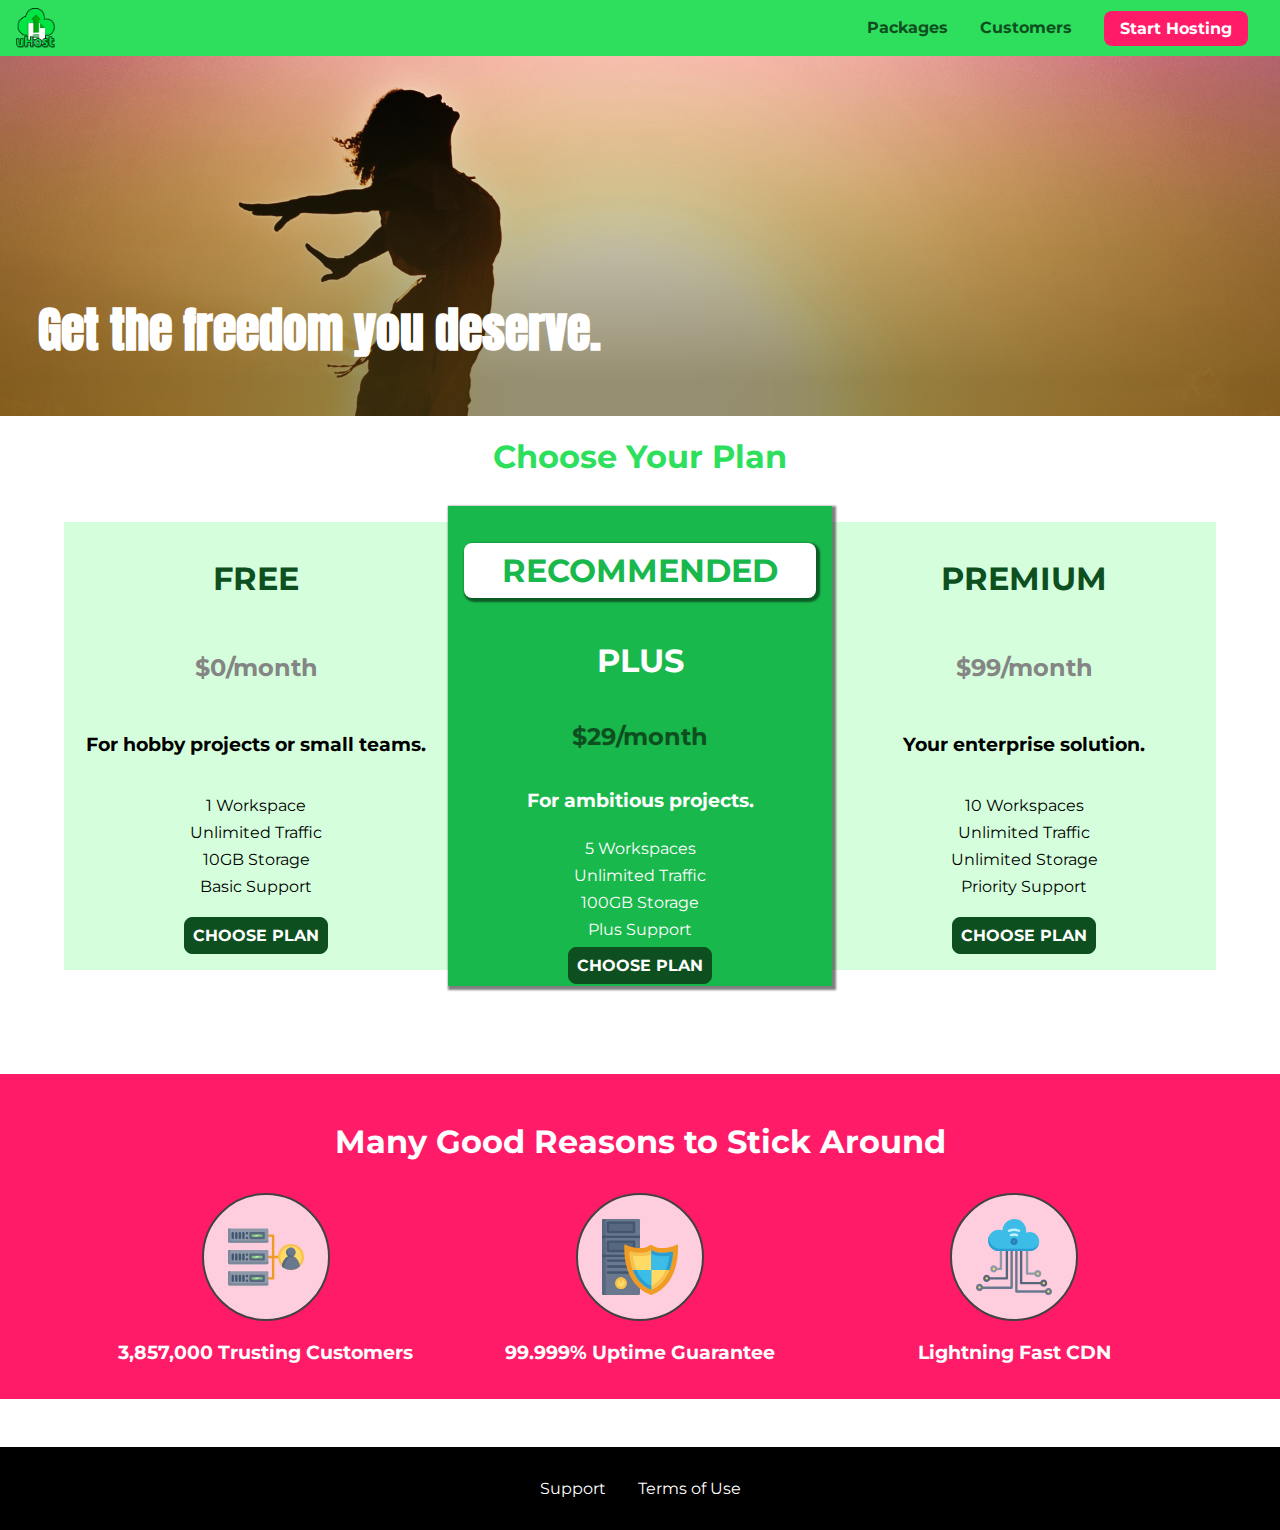
<file: test-15-trans/index.html>
<!DOCTYPE html>
<html lang="en">

<head>
    <meta charset="UTF-8">
    <meta http-equiv="X-UA-Compatible" content="ie=edge">
    <meta name="viewport" content="width=device-width, initial-scale=1.0">
    <title>uHost</title>
    <link rel="shortcut icon" href="favicon.png">
    <link rel="stylesheet" href="shared.css">
    <link rel="stylesheet" href="main.css">
</head>

<body>
    <div class="backdrop"></div>
    <div class="modal">
        <h1 class="modal__title">Do you want to continue?</h1>
        <div class="modal__actions">
            <a href="start-hosting/index.html" class="modal__action">Yes!</a>
            <button class="modal__action modal__action--negative" type="button">No!</button>
        </div>
    </div>
    <header class="main-header">
        <div>
            <button class="toggle-button">
                <span class="toggle-button__bar"></span>
                <span class="toggle-button__bar"></span>
                <span class="toggle-button__bar"></span>
            </button>
            <a href="index.html" class="main-header__brand">
                <img src="images/uhost-icon.png" alt="uHost - Your favorite hosting company">
            </a>
        </div>
        <nav class="main-nav">
            <ul class="main-nav__items">
                <li class="main-nav__item">
                    <a href="packages/index.html">Packages</a>
                </li>
                <li class="main-nav__item">
                    <a href="customers/index.html">Customers</a>
                </li>
                <li class="main-nav__item main-nav__item--cta">
                    <a href="start-hosting/index.html">Start Hosting</a>
                </li>
            </ul>
        </nav>
    </header>
    <nav class="mobile-nav">
        <ul class="mobile-nav__items">
            <li class="mobile-nav__item">
                <a href="packages/index.html">Packages</a>
            </li>
            <li class="mobile-nav__item">
                <a href="customers/index.html">Customers</a>
            </li>
            <li class="mobile-nav__item mobile-nav__item--cta">
                <a href="start-hosting/index.html">Start Hosting</a>
            </li>
        </ul>
    </nav>
    <main>
        <section id="product-overview">
            <h1>Get the freedom you deserve.</h1>
        </section>
        <section id="plans">
            <h1 class="section-title">Choose Your Plan</h1>
            <div class="plan__list">
                <article class="plan">
                    <h1 class="plan__title">FREE</h1>
                    <h2 class="plan__price">$0/month</h2>
                    <h3>For hobby projects or small teams.</h3>
                    <ul class="plan__features">
                        <li class="plan__feature">1 Workspace</li>
                        <li class="plan__feature">Unlimited Traffic</li>
                        <li class="plan__feature">10GB Storage</li>
                        <li class="plan__feature">Basic Support</li>
                    </ul>
                    <div>
                        <button class="button">CHOOSE PLAN</button>
                    </div>
                </article>
                <article class="plan plan--highlighted">
                    <h1 class="plan__annotation">RECOMMENDED</h1>
                    <h1 class="plan__title">PLUS</h1>
                    <h2 class="plan__price">$29/month</h2>
                    <h3>For ambitious projects.</h3>
                    <ul class="plan__features">
                        <li class="plan__feature">5 Workspaces</li>
                        <li class="plan__feature">Unlimited Traffic</li>
                        <li class="plan__feature">100GB Storage</li>
                        <li class="plan__feature">Plus Support</li>
                    </ul>
                    <div>
                        <button class="button">CHOOSE PLAN</button>
                    </div>
                </article>
                <article class="plan">
                    <h1 class="plan__title">PREMIUM</h1>
                    <h2 class="plan__price">$99/month</h2>
                    <h3>Your enterprise solution.</h3>
                    <ul class="plan__features">
                        <li class="plan__feature">10 Workspaces</li>
                        <li class="plan__feature">Unlimited Traffic</li>
                        <li class="plan__feature">Unlimited Storage</li>
                        <li class="plan__feature">Priority Support</li>
                    </ul>
                    <div>
                        <button class="button">CHOOSE PLAN</button>
                    </div>
                </article>
            </div>
        </section>
        <section id="key-features">
            <h1 class="section-title">Many Good Reasons to Stick Around</h1>
            <ul class="key-feature__list">
                <li class="key-feature">
                    <div class="key-feature__image">
                        <svg viewBox="0 0 512 512">
                            <path style="fill:#F09B24;" d="M344,248h-32V112c0-4.418-3.582-8-8-8h-40c-4.418,0-8,3.582-8,8s3.582,8,8,8h32v128h-32  c-4.418,0-8,3.582-8,8s3.582,8,8,8h32v128h-32c-4.418,0-8,3.582-8,8s3.582,8,8,8h40c4.418,0,8-3.582,8-8V264h32c4.418,0,8-3.582,8-8  S348.418,248,344,248z"
                            />
                            <path style="fill:#8E9AA9;" d="M264,64H8c-4.418,0-8,3.582-8,8v80c0,4.418,3.582,8,8,8h256c4.418,0,8-3.582,8-8V72  C272,67.582,268.418,64,264,64z"
                            />
                            <path style="fill:#7C899B;" d="M24,144c-4.418,0-8-3.582-8-8V64H8c-4.418,0-8,3.582-8,8v80c0,4.418,3.582,8,8,8h256  c4.418,0,8-3.582,8-8v-8H24z"
                            />
                            <rect x="152" y="96" style="fill:#B8E3A8;" width="88" height="32" />
                            <g>
                                <polygon style="fill:#7EC97D;" points="152,96 152,128 166,128 198,96  " />
                                <polygon style="fill:#7EC97D;" points="220,96 188,128 240,128 240,96  " />
                            </g>
                            <path style="fill:#56677E;" d="M240,136h-88c-4.418,0-8-3.582-8-8V96c0-4.418,3.582-8,8-8h88c4.418,0,8,3.582,8,8v32  C248,132.418,244.418,136,240,136z M160,120h72v-16h-72V120z"
                            />
                            <g>
                                <path style="fill:#435670;" d="M32,136c-4.418,0-8-3.582-8-8V96c0-4.418,3.582-8,8-8s8,3.582,8,8v32C40,132.418,36.418,136,32,136z   "
                                />
                                <path style="fill:#435670;" d="M56,136c-4.418,0-8-3.582-8-8V96c0-4.418,3.582-8,8-8s8,3.582,8,8v32C64,132.418,60.418,136,56,136z   "
                                />
                                <path style="fill:#435670;" d="M80,136c-4.418,0-8-3.582-8-8V96c0-4.418,3.582-8,8-8s8,3.582,8,8v32C88,132.418,84.418,136,80,136z   "
                                />
                                <path style="fill:#435670;" d="M104,136c-4.418,0-8-3.582-8-8V96c0-4.418,3.582-8,8-8s8,3.582,8,8v32   C112,132.418,108.418,136,104,136z"
                                />
                                <path style="fill:#435670;" d="M128,105c-4.418,0-8-3.582-8-8v-1c0-4.418,3.582-8,8-8s8,3.582,8,8v1   C136,101.418,132.418,105,128,105z"
                                />
                                <path style="fill:#435670;" d="M128,136c-4.418,0-8-3.582-8-8v-1c0-4.418,3.582-8,8-8s8,3.582,8,8v1   C136,132.418,132.418,136,128,136z"
                                />
                            </g>
                            <path style="fill:#8E9AA9;" d="M264,208H8c-4.418,0-8,3.582-8,8v80c0,4.418,3.582,8,8,8h256c4.418,0,8-3.582,8-8v-80  C272,211.582,268.418,208,264,208z"
                            />
                            <path style="fill:#7C899B;" d="M24,288c-4.418,0-8-3.582-8-8v-72H8c-4.418,0-8,3.582-8,8v80c0,4.418,3.582,8,8,8h256  c4.418,0,8-3.582,8-8v-8H24z"
                            />
                            <rect x="152" y="240" style="fill:#B8E3A8;" width="88" height="32" />
                            <g>
                                <polygon style="fill:#7EC97D;" points="152,240 152,272 166,272 198,240  " />
                                <polygon style="fill:#7EC97D;" points="220,240 188,272 240,272 240,240  " />
                            </g>
                            <path style="fill:#56677E;" d="M240,280h-88c-4.418,0-8-3.582-8-8v-32c0-4.418,3.582-8,8-8h88c4.418,0,8,3.582,8,8v32  C248,276.418,244.418,280,240,280z M160,264h72v-16h-72V264z"
                            />
                            <g>
                                <path style="fill:#435670;" d="M32,280c-4.418,0-8-3.582-8-8v-32c0-4.418,3.582-8,8-8s8,3.582,8,8v32C40,276.418,36.418,280,32,280   z"
                                />
                                <path style="fill:#435670;" d="M56,280c-4.418,0-8-3.582-8-8v-32c0-4.418,3.582-8,8-8s8,3.582,8,8v32C64,276.418,60.418,280,56,280   z"
                                />
                                <path style="fill:#435670;" d="M80,280c-4.418,0-8-3.582-8-8v-32c0-4.418,3.582-8,8-8s8,3.582,8,8v32C88,276.418,84.418,280,80,280   z"
                                />
                                <path style="fill:#435670;" d="M104,280c-4.418,0-8-3.582-8-8v-32c0-4.418,3.582-8,8-8s8,3.582,8,8v32   C112,276.418,108.418,280,104,280z"
                                />
                                <path style="fill:#435670;" d="M128,249c-4.418,0-8-3.582-8-8v-1c0-4.418,3.582-8,8-8s8,3.582,8,8v1   C136,245.418,132.418,249,128,249z"
                                />
                                <path style="fill:#435670;" d="M128,280c-4.418,0-8-3.582-8-8v-1c0-4.418,3.582-8,8-8s8,3.582,8,8v1   C136,276.418,132.418,280,128,280z"
                                />
                            </g>
                            <path style="fill:#8E9AA9;" d="M264,352H8c-4.418,0-8,3.582-8,8v80c0,4.418,3.582,8,8,8h256c4.418,0,8-3.582,8-8v-80  C272,355.582,268.418,352,264,352z"
                            />
                            <path style="fill:#7C899B;" d="M24,432c-4.418,0-8-3.582-8-8v-72H8c-4.418,0-8,3.582-8,8v80c0,4.418,3.582,8,8,8h256  c4.418,0,8-3.582,8-8v-8H24z"
                            />
                            <rect x="152" y="384" style="fill:#B8E3A8;" width="88" height="32" />
                            <g>
                                <polygon style="fill:#7EC97D;" points="152,384 152,416 166,416 198,384  " />
                                <polygon style="fill:#7EC97D;" points="220,384 188,416 240,416 240,384  " />
                            </g>
                            <path style="fill:#56677E;" d="M240,424h-88c-4.418,0-8-3.582-8-8v-32c0-4.418,3.582-8,8-8h88c4.418,0,8,3.582,8,8v32  C248,420.418,244.418,424,240,424z M160,408h72v-16h-72V408z"
                            />
                            <g>
                                <path style="fill:#435670;" d="M32,424c-4.418,0-8-3.582-8-8v-32c0-4.418,3.582-8,8-8s8,3.582,8,8v32C40,420.418,36.418,424,32,424   z"
                                />
                                <path style="fill:#435670;" d="M56,424c-4.418,0-8-3.582-8-8v-32c0-4.418,3.582-8,8-8s8,3.582,8,8v32C64,420.418,60.418,424,56,424   z"
                                />
                                <path style="fill:#435670;" d="M80,424c-4.418,0-8-3.582-8-8v-32c0-4.418,3.582-8,8-8s8,3.582,8,8v32C88,420.418,84.418,424,80,424   z"
                                />
                                <path style="fill:#435670;" d="M104,424c-4.418,0-8-3.582-8-8v-32c0-4.418,3.582-8,8-8s8,3.582,8,8v32   C112,420.418,108.418,424,104,424z"
                                />
                                <path style="fill:#435670;" d="M128,393c-4.418,0-8-3.582-8-8v-1c0-4.418,3.582-8,8-8s8,3.582,8,8v1   C136,389.418,132.418,393,128,393z"
                                />
                                <path style="fill:#435670;" d="M128,424c-4.418,0-8-3.582-8-8v-1c0-4.418,3.582-8,8-8s8,3.582,8,8v1   C136,420.418,132.418,424,128,424z"
                                />
                            </g>
                            <path style="fill:#F7C14D;" d="M424,168c-48.523,0-88,39.477-88,88s39.477,88,88,88s88-39.477,88-88S472.523,168,424,168z" />
                            <path style="fill:#FFDB66;" d="M424,184c-39.701,0-72,32.299-72,72s32.299,72,72,72s72-32.299,72-72S463.701,184,424,184z" />
                            <path style="fill:#69788D;" d="M484.893,314.16C476.393,274.588,451.922,248,424,248s-52.393,26.588-60.893,66.16  c-0.605,2.82,0.354,5.749,2.511,7.664C381.731,336.124,402.465,344,424,344s42.269-7.876,58.381-22.176  C484.539,319.909,485.498,316.98,484.893,314.16z"
                            />
                            <path style="fill:#56677E;" d="M434.053,249.171C430.768,248.403,427.411,248,424,248c-27.922,0-52.393,26.588-60.893,66.16  c-0.605,2.82,0.354,5.749,2.511,7.664c3.383,3.002,6.979,5.703,10.734,8.125C384.904,286.243,407.373,255.378,434.053,249.171z"
                            />
                            <path style="fill:#69788D;" d="M424,192c-17.645,0-32,14.355-32,32s14.355,32,32,32s32-14.355,32-32S441.645,192,424,192z" />
                            <path style="fill:#56677E;" d="M432,248c-17.645,0-32-14.355-32-32c0-6.783,2.128-13.076,5.742-18.258  C397.444,203.53,392,213.138,392,224c0,17.645,14.355,32,32,32c10.862,0,20.471-5.444,26.258-13.742  C445.076,245.872,438.783,248,432,248z"
                            />

                        </svg>
                    </div>
                    <p class="key-feature__description">3,857,000 Trusting Customers</p>
                </li>
                <li class="key-feature">
                    <div class="key-feature__image">
                        <svg viewBox="0 0 512 512">
                            <path style="fill:#69788D;" d="M248,0H8C3.582,0,0,3.582,0,8v496c0,4.418,3.582,8,8,8h240c4.418,0,8-3.582,8-8V8  C256,3.582,252.418,0,248,0z"
                            />
                            <path style="fill:#56677E;" d="M24,504V8c0-4.418,3.582-8,8-8H8C3.582,0,0,3.582,0,8v496c0,4.418,3.582,8,8,8h24  C27.582,512,24,508.418,24,504z"
                            />
                            <g>
                                <rect x="0" y="112" style="fill:#435670;" width="256" height="16" />
                                <rect x="0" y="240" style="fill:#435670;" width="256" height="16" />
                            </g>
                            <path style="fill:#F7C14D;" d="M128,392c-22.056,0-40,17.944-40,40s17.944,40,40,40s40-17.944,40-40S150.056,392,128,392z" />
                            <path style="fill:#FFDB66;" d="M128,408c-13.233,0-24,10.767-24,24s10.767,24,24,24s24-10.767,24-24S141.233,408,128,408z" />
                            <path style="fill:#F7C14D;" d="M128,392c-2.739,0-5.414,0.278-8,0.805V424c0,4.418,3.582,8,8,8c4.418,0,8-3.582,8-8v-31.195  C133.414,392.278,130.739,392,128,392z"
                            />
                            <g>
                                <path style="fill:#435670;" d="M216,288H40c-4.418,0-8-3.582-8-8s3.582-8,8-8h176c4.418,0,8,3.582,8,8S220.418,288,216,288z"
                                />
                                <path style="fill:#435670;" d="M216,328H40c-4.418,0-8-3.582-8-8s3.582-8,8-8h176c4.418,0,8,3.582,8,8S220.418,328,216,328z"
                                />
                                <path style="fill:#435670;" d="M216,368H40c-4.418,0-8-3.582-8-8s3.582-8,8-8h176c4.418,0,8,3.582,8,8S220.418,368,216,368z"
                                />
                                <path style="fill:#435670;" d="M216,16H40c-4.418,0-8,3.582-8,8v64c0,4.418,3.582,8,8,8h176c4.418,0,8-3.582,8-8V24   C224,19.582,220.418,16,216,16z"
                                />
                            </g>
                            <rect x="48" y="32" style="fill:#56677E;" width="160" height="48" />
                            <path style="fill:#435670;" d="M216,144H40c-4.418,0-8,3.582-8,8v64c0,4.418,3.582,8,8,8h176c4.418,0,8-3.582,8-8v-64  C224,147.582,220.418,144,216,144z"
                            />
                            <rect x="48" y="160" style="fill:#56677E;" width="160" height="48" />
                            <path style="fill:#F09B24;" d="M511.747,180.237c-0.194-6.537-8.107-10.107-13.135-5.894c-5.6,4.693-42.904,21.282-98.514,21.282  c-33.45,0-64.625-20.999-64.929-21.206c-2.9-1.991-6.764-1.85-9.512,0.346c-2.677,2.135-27.201,20.86-63.793,20.86  c-55.607,0-92.914-16.589-98.515-21.282c-5.028-4.211-12.941-0.645-13.135,5.894c-1.634,54.834,4.655,105.941,18.693,151.903  c12.096,39.604,29.759,74.047,52.497,102.373c27.538,34.304,62.743,59.882,104.66,76.045c3.069,1.918,6.757,1.921,9.83,0  c41.917-16.163,77.122-41.741,104.66-76.045c22.738-28.326,40.401-62.77,52.497-102.373  C507.092,286.179,513.381,235.071,511.747,180.237z"
                            />
                            <path style="fill:#F7C14D;" d="M476.21,221.226c-1.953-1.631-4.568-2.235-7.036-1.628c-21.686,5.327-44.926,8.028-69.075,8.028  c-25.926,0-49.633-8.975-64.955-16.504c-2.307-1.134-5.016-1.091-7.284,0.116c-14.059,7.477-36.919,16.388-65.994,16.388  c-24.153,0-47.394-2.701-69.075-8.028c-5.155-1.268-10.221,2.966-9.894,8.261c2.077,33.693,7.668,65.635,16.616,94.935  c22.774,74.565,66.139,126.334,128.888,153.868c2.032,0.891,4.397,0.891,6.43,0c61.777-27.107,104.716-78.876,127.62-153.868  c8.948-29.3,14.539-61.241,16.616-94.935C479.224,225.319,478.163,222.856,476.21,221.226z"
                            />
                            <path style="fill:#FFDB66;" d="M331.609,451.727c-52.604-25.289-89.304-70.987-109.144-135.944  c-6.532-21.39-11.162-44.336-13.82-68.447c17.133,2.852,34.952,4.291,53.22,4.291c29.394,0,53.376-7.793,69.978-15.561  c17.44,7.736,41.656,15.561,68.256,15.561c18.267,0,36.085-1.439,53.219-4.291c-2.659,24.112-7.288,47.06-13.82,68.448  C419.545,381.108,383.27,426.805,331.609,451.727z"
                            />
                            <g>
                                <path style="fill:#2C9DD4;" d="M479.066,227.858c0.157-2.539-0.903-5.002-2.856-6.633s-4.568-2.235-7.036-1.628   c-21.686,5.327-44.926,8.028-69.075,8.028c-25.926,0-49.633-8.975-64.955-16.504c-1.057-0.52-2.2-0.78-3.345-0.806l-0.072,133.351   h123.601c2.556-6.746,4.933-13.702,7.123-20.874C471.398,293.493,476.989,261.552,479.066,227.858z"
                                />
                                <path style="fill:#2C9DD4;" d="M206.658,343.667c24.153,63.42,65.028,108.108,121.743,132.995c1.031,0.452,2.147,0.673,3.263,0.666   l0.063-133.661H206.658z"
                                />
                            </g>
                            <g>
                                <path style="fill:#3CBDE8;" d="M439.497,315.783c6.532-21.389,11.161-44.336,13.82-68.448c-17.134,2.852-34.952,4.291-53.219,4.291   c-26.6,0-50.815-7.824-68.256-15.561l-0.116,107.601h97.758C433.179,334.807,436.524,325.518,439.497,315.783z"
                                />
                                <path style="fill:#3CBDE8;" d="M232.523,343.667c21.144,50.298,54.363,86.56,99.087,108.06l0.117-108.06H232.523z" />
                            </g>
                        </svg>
                    </div>
                    <p class="key-feature__description">99.999% Uptime Guarantee</p>
                </li>
                <li class="key-feature">
                    <div class="key-feature__image">
                        <svg viewBox="0 0 512 512">
                            <path style="fill:#8E9AA9;" d="M168,200c-4.418,0-8,3.582-8,8v120h-17.376c-3.302-9.311-12.194-16-22.624-16  c-13.234,0-24,10.767-24,24s10.766,24,24,24c10.429,0,19.321-6.689,22.624-16H168c4.418,0,8-3.582,8-8V208  C176,203.582,172.418,200,168,200z"
                            />
                            <path style="fill:#FFDB66;" d="M120,328c-4.411,0-8,3.589-8,8s3.589,8,8,8s8-3.589,8-8S124.411,328,120,328z" />
                            <path style="fill:#56677E;" d="M208,200c-4.418,0-8,3.582-8,8v184H94.624C91.322,382.689,82.43,376,72,376  c-13.234,0-24,10.767-24,24s10.766,24,24,24c10.429,0,19.321-6.689,22.624-16H208c4.418,0,8-3.582,8-8V208  C216,203.582,212.418,200,208,200z"
                            />
                            <path style="fill:#FFDB66;" d="M72,392c-4.411,0-8,3.589-8,8s3.589,8,8,8s8-3.589,8-8S76.411,392,72,392z" />
                            <path style="fill:#69788D;" d="M240,208c-4.418,0-8,3.582-8,8v239H47.24c-2.671-10.34-12.078-18-23.24-18c-13.234,0-24,10.767-24,24  s10.766,24,24,24c9.666,0,18.009-5.747,21.809-14H240c4.418,0,8-3.582,8-8V216C248,211.582,244.418,208,240,208z"
                            />
                            <path style="fill:#FFDB66;" d="M24,453c-4.411,0-8,3.589-8,8s3.589,8,8,8s8-3.589,8-8S28.411,453,24,453z" />
                            <path style="fill:#69788D;" d="M488,464c-10.429,0-19.321,6.689-22.624,16H280V208c0-4.418-3.582-8-8-8s-8,3.582-8,8v280  c0,4.418,3.582,8,8,8h193.376c3.302,9.311,12.194,16,22.624,16c13.234,0,24-10.767,24-24S501.234,464,488,464z"
                            />
                            <path style="fill:#FFDB66;" d="M488,480c-4.411,0-8,3.589-8,8s3.589,8,8,8s8-3.589,8-8S492.411,480,488,480z" />
                            <path style="fill:#56677E;" d="M456,408c-10.429,0-19.321,6.689-22.624,16H312V208c0-4.418-3.582-8-8-8s-8,3.582-8,8v224  c0,4.418,3.582,8,8,8h129.376c3.302,9.311,12.194,16,22.624,16c13.234,0,24-10.767,24-24S469.234,408,456,408z"
                            />
                            <path style="fill:#FFDB66;" d="M456,424c-4.411,0-8,3.589-8,8s3.589,8,8,8s8-3.589,8-8S460.411,424,456,424z" />
                            <path style="fill:#8E9AA9;" d="M416,344c-10.429,0-19.321,6.689-22.624,16H352V208c0-4.418-3.582-8-8-8s-8,3.582-8,8v160  c0,4.418,3.582,8,8,8h49.376c3.302,9.311,12.194,16,22.624,16c13.234,0,24-10.767,24-24S429.234,344,416,344z"
                            />
                            <path style="fill:#FFDB66;" d="M416,360c-4.411,0-8,3.589-8,8s3.589,8,8,8s8-3.589,8-8S420.411,360,416,360z" />
                            <path style="fill:#3CBDE8;" d="M362,88c-8.741,0-17.231,1.751-25.06,5.085C337.646,88.797,338,84.43,338,80  c0-44.112-35.888-80-80-80c-42.823,0-77.895,33.816-79.909,76.149C170.393,73.415,162.244,72,154,72c-39.701,0-72,32.299-72,72  s32.299,72,72,72h208c35.29,0,64-28.71,64-64S397.29,88,362,88z"
                            />
                            <path style="fill:#2C9DD4;" d="M368,200H160c-39.701,0-72-32.299-72-72c0-5.863,0.721-11.559,2.05-17.019  C84.918,120.88,82,132.102,82,144c0,39.701,32.299,72,72,72h208c30.389,0,55.88-21.296,62.379-49.743  C413.565,186.327,392.352,200,368,200z"
                            />
                            <path style="fill:#2A7DB5;" d="M256,128c-13.234,0-24,10.767-24,24s10.766,24,24,24c13.233,0,24-10.767,24-24S269.233,128,256,128z"
                            />
                            <path style="fill:#2C9DD4;" d="M256,144c-4.411,0-8,3.589-8,8s3.589,8,8,8c4.411,0,8-3.589,8-8S260.411,144,256,144z" />
                            <g>
                                <path style="fill:#C5F1FA;" d="M221.755,87.695c-2.994,0-5.864-1.688-7.233-4.572c-1.894-3.991-0.194-8.763,3.798-10.657   C230.157,66.849,242.834,64,256,64c13.166,0,25.844,2.849,37.68,8.466c3.992,1.895,5.692,6.666,3.798,10.657   s-6.666,5.692-10.657,3.798C277.144,82.328,266.774,80,256,80c-10.774,0-21.144,2.328-30.821,6.921   C224.072,87.446,222.904,87.695,221.755,87.695z"
                                />
                                <path style="fill:#C5F1FA;" d="M276.545,116.618c-1.148,0-2.316-0.249-3.424-0.774C267.745,113.293,261.985,112,256,112   c-5.985,0-11.745,1.293-17.121,3.844c-3.991,1.895-8.763,0.192-10.657-3.798c-1.894-3.992-0.193-8.764,3.798-10.657   C239.557,97.813,247.625,96,256,96c8.376,0,16.444,1.813,23.98,5.389c3.991,1.894,5.692,6.665,3.798,10.657   C282.41,114.93,279.539,116.618,276.545,116.618z"
                                />
                            </g>

                        </svg>
                    </div>
                    <p class="key-feature__description">Lightning Fast CDN</p>
                </li>
            </ul>
        </section>
    </main>
    <footer class="main-footer">
        <nav>
            <ul class="main-footer__links">
                <li class="main-footer__link">
                    <a href="#">Support</a>
                </li>
                <li class="main-footer__link">
                    <a href="#">Terms of Use</a>
                </li>
            </ul>
        </nav>
    </footer>
    <script src="shared.js"></script>
</body>

</html>
</file>
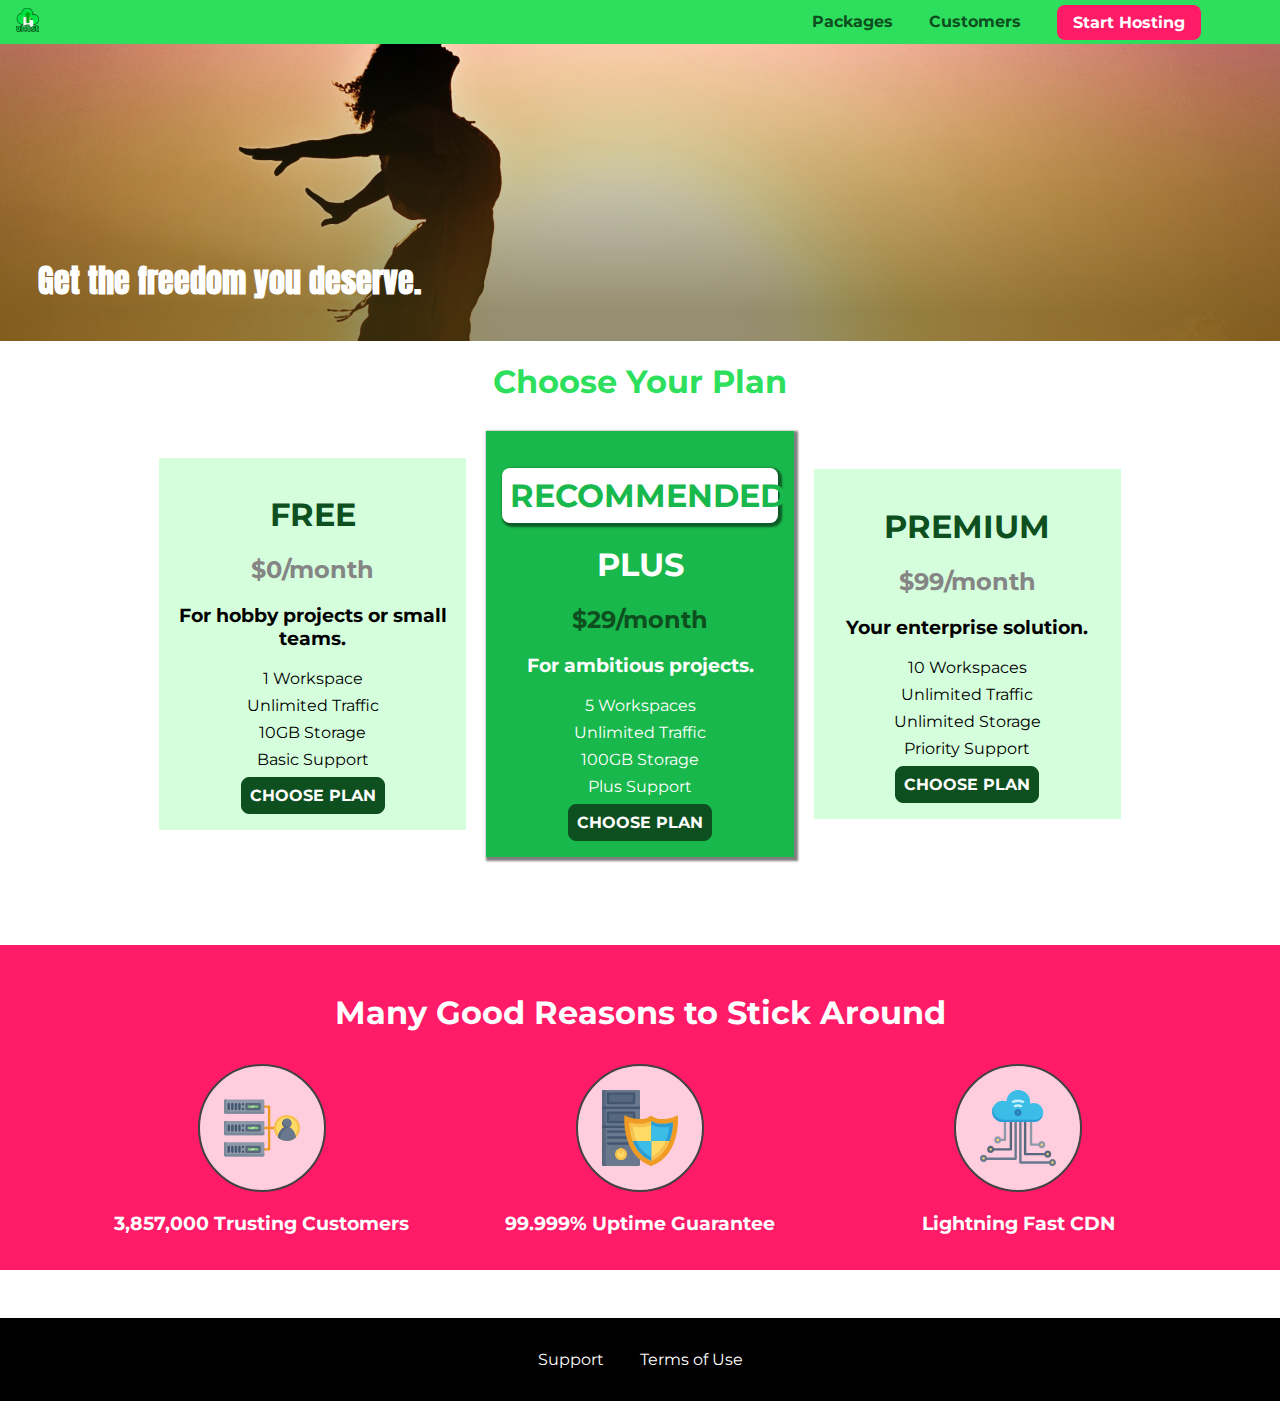
<file: test-finished/index.html>
<!DOCTYPE html>
<html lang="en">

<head>
    <meta charset="UTF-8">
    <meta http-equiv="X-UA-Compatible" content="ie=edge">
    <title>uHost</title>
    <link rel="shortcut icon" href="favicon.png">
    <link href="https://fonts.googleapis.com/css?family=Anton" rel="stylesheet">
    <link href="https://fonts.googleapis.com/css?family=Montserrat:400,700" rel="stylesheet">
    <link rel="stylesheet" href="shared.css">
    <link rel="stylesheet" href="main.css">
</head>

<body>
    <div class="backdrop"></div>
    <header class="main-header">
        <div>
            <a href="index.html" class="main-header__brand">
                <img src="images/uhost-icon.png" alt="uHost - Your favorite hosting company">
            </a>
        </div>
        <nav class="main-nav">
            <ul class="main-nav__items">
                <li class="main-nav__item">
                    <a href="packages/index.html">Packages</a>
                </li>
                <li class="main-nav__item">
                    <a href="customers/index.html">Customers</a>
                </li>
                <li class="main-nav__item main-nav__item--cta">
                    <a href="start-hosting/index.html">Start Hosting</a>
                </li>
            </ul>
        </nav>
    </header>
    <main>
        <section id="product-overview">
            <h1>Get the freedom you deserve.</h1>
        </section>
        <section id="plans">
            <h1 class="section-title">Choose Your Plan</h1>
            <div class="plan__list">
                <article class="plan">
                    <h1 class="plan__title">FREE</h1>
                    <h2 class="plan__price">$0/month</h2>
                    <h3>For hobby projects or small teams.</h3>
                    <ul class="plan__features">
                        <li class="plan__feature">1 Workspace</li>
                        <li class="plan__feature">Unlimited Traffic</li>
                        <li class="plan__feature">10GB Storage</li>
                        <li class="plan__feature">Basic Support</li>
                    </ul>
                    <div>
                        <button class="button">CHOOSE PLAN</button>
                    </div>
                </article>
                <article class="plan plan--highlighted">
                    <h1 class="plan__annotation">RECOMMENDED</h1>
                    <h1 class="plan__title">PLUS</h1>
                    <h2 class="plan__price">$29/month</h2>
                    <h3>For ambitious projects.</h3>
                    <ul class="plan__features">
                        <li class="plan__feature">5 Workspaces</li>
                        <li class="plan__feature">Unlimited Traffic</li>
                        <li class="plan__feature">100GB Storage</li>
                        <li class="plan__feature">Plus Support</li>
                    </ul>
                    <div>
                        <button class="button">CHOOSE PLAN</button>
                    </div>
                </article>
                <article class="plan">
                    <h1 class="plan__title">PREMIUM</h1>
                    <h2 class="plan__price">$99/month</h2>
                    <h3>Your enterprise solution.</h3>
                    <ul class="plan__features">
                        <li class="plan__feature">10 Workspaces</li>
                        <li class="plan__feature">Unlimited Traffic</li>
                        <li class="plan__feature">Unlimited Storage</li>
                        <li class="plan__feature">Priority Support</li>
                    </ul>
                    <div>
                        <button class="button">CHOOSE PLAN</button>
                    </div>
                </article>
            </div>
        </section>
        <section id="key-features">
            <h1 class="section-title">Many Good Reasons to Stick Around</h1>
            <ul class="key-feature__list">
                <li class="key-feature">
                    <div class="key-feature__image">
                        <svg viewBox="0 0 512 512">
                            <path style="fill:#F09B24;" d="M344,248h-32V112c0-4.418-3.582-8-8-8h-40c-4.418,0-8,3.582-8,8s3.582,8,8,8h32v128h-32  c-4.418,0-8,3.582-8,8s3.582,8,8,8h32v128h-32c-4.418,0-8,3.582-8,8s3.582,8,8,8h40c4.418,0,8-3.582,8-8V264h32c4.418,0,8-3.582,8-8  S348.418,248,344,248z"
                            />
                            <path style="fill:#8E9AA9;" d="M264,64H8c-4.418,0-8,3.582-8,8v80c0,4.418,3.582,8,8,8h256c4.418,0,8-3.582,8-8V72  C272,67.582,268.418,64,264,64z"
                            />
                            <path style="fill:#7C899B;" d="M24,144c-4.418,0-8-3.582-8-8V64H8c-4.418,0-8,3.582-8,8v80c0,4.418,3.582,8,8,8h256  c4.418,0,8-3.582,8-8v-8H24z"
                            />
                            <rect x="152" y="96" style="fill:#B8E3A8;" width="88" height="32" />
                            <g>
                                <polygon style="fill:#7EC97D;" points="152,96 152,128 166,128 198,96  " />
                                <polygon style="fill:#7EC97D;" points="220,96 188,128 240,128 240,96  " />
                            </g>
                            <path style="fill:#56677E;" d="M240,136h-88c-4.418,0-8-3.582-8-8V96c0-4.418,3.582-8,8-8h88c4.418,0,8,3.582,8,8v32  C248,132.418,244.418,136,240,136z M160,120h72v-16h-72V120z"
                            />
                            <g>
                                <path style="fill:#435670;" d="M32,136c-4.418,0-8-3.582-8-8V96c0-4.418,3.582-8,8-8s8,3.582,8,8v32C40,132.418,36.418,136,32,136z   "
                                />
                                <path style="fill:#435670;" d="M56,136c-4.418,0-8-3.582-8-8V96c0-4.418,3.582-8,8-8s8,3.582,8,8v32C64,132.418,60.418,136,56,136z   "
                                />
                                <path style="fill:#435670;" d="M80,136c-4.418,0-8-3.582-8-8V96c0-4.418,3.582-8,8-8s8,3.582,8,8v32C88,132.418,84.418,136,80,136z   "
                                />
                                <path style="fill:#435670;" d="M104,136c-4.418,0-8-3.582-8-8V96c0-4.418,3.582-8,8-8s8,3.582,8,8v32   C112,132.418,108.418,136,104,136z"
                                />
                                <path style="fill:#435670;" d="M128,105c-4.418,0-8-3.582-8-8v-1c0-4.418,3.582-8,8-8s8,3.582,8,8v1   C136,101.418,132.418,105,128,105z"
                                />
                                <path style="fill:#435670;" d="M128,136c-4.418,0-8-3.582-8-8v-1c0-4.418,3.582-8,8-8s8,3.582,8,8v1   C136,132.418,132.418,136,128,136z"
                                />
                            </g>
                            <path style="fill:#8E9AA9;" d="M264,208H8c-4.418,0-8,3.582-8,8v80c0,4.418,3.582,8,8,8h256c4.418,0,8-3.582,8-8v-80  C272,211.582,268.418,208,264,208z"
                            />
                            <path style="fill:#7C899B;" d="M24,288c-4.418,0-8-3.582-8-8v-72H8c-4.418,0-8,3.582-8,8v80c0,4.418,3.582,8,8,8h256  c4.418,0,8-3.582,8-8v-8H24z"
                            />
                            <rect x="152" y="240" style="fill:#B8E3A8;" width="88" height="32" />
                            <g>
                                <polygon style="fill:#7EC97D;" points="152,240 152,272 166,272 198,240  " />
                                <polygon style="fill:#7EC97D;" points="220,240 188,272 240,272 240,240  " />
                            </g>
                            <path style="fill:#56677E;" d="M240,280h-88c-4.418,0-8-3.582-8-8v-32c0-4.418,3.582-8,8-8h88c4.418,0,8,3.582,8,8v32  C248,276.418,244.418,280,240,280z M160,264h72v-16h-72V264z"
                            />
                            <g>
                                <path style="fill:#435670;" d="M32,280c-4.418,0-8-3.582-8-8v-32c0-4.418,3.582-8,8-8s8,3.582,8,8v32C40,276.418,36.418,280,32,280   z"
                                />
                                <path style="fill:#435670;" d="M56,280c-4.418,0-8-3.582-8-8v-32c0-4.418,3.582-8,8-8s8,3.582,8,8v32C64,276.418,60.418,280,56,280   z"
                                />
                                <path style="fill:#435670;" d="M80,280c-4.418,0-8-3.582-8-8v-32c0-4.418,3.582-8,8-8s8,3.582,8,8v32C88,276.418,84.418,280,80,280   z"
                                />
                                <path style="fill:#435670;" d="M104,280c-4.418,0-8-3.582-8-8v-32c0-4.418,3.582-8,8-8s8,3.582,8,8v32   C112,276.418,108.418,280,104,280z"
                                />
                                <path style="fill:#435670;" d="M128,249c-4.418,0-8-3.582-8-8v-1c0-4.418,3.582-8,8-8s8,3.582,8,8v1   C136,245.418,132.418,249,128,249z"
                                />
                                <path style="fill:#435670;" d="M128,280c-4.418,0-8-3.582-8-8v-1c0-4.418,3.582-8,8-8s8,3.582,8,8v1   C136,276.418,132.418,280,128,280z"
                                />
                            </g>
                            <path style="fill:#8E9AA9;" d="M264,352H8c-4.418,0-8,3.582-8,8v80c0,4.418,3.582,8,8,8h256c4.418,0,8-3.582,8-8v-80  C272,355.582,268.418,352,264,352z"
                            />
                            <path style="fill:#7C899B;" d="M24,432c-4.418,0-8-3.582-8-8v-72H8c-4.418,0-8,3.582-8,8v80c0,4.418,3.582,8,8,8h256  c4.418,0,8-3.582,8-8v-8H24z"
                            />
                            <rect x="152" y="384" style="fill:#B8E3A8;" width="88" height="32" />
                            <g>
                                <polygon style="fill:#7EC97D;" points="152,384 152,416 166,416 198,384  " />
                                <polygon style="fill:#7EC97D;" points="220,384 188,416 240,416 240,384  " />
                            </g>
                            <path style="fill:#56677E;" d="M240,424h-88c-4.418,0-8-3.582-8-8v-32c0-4.418,3.582-8,8-8h88c4.418,0,8,3.582,8,8v32  C248,420.418,244.418,424,240,424z M160,408h72v-16h-72V408z"
                            />
                            <g>
                                <path style="fill:#435670;" d="M32,424c-4.418,0-8-3.582-8-8v-32c0-4.418,3.582-8,8-8s8,3.582,8,8v32C40,420.418,36.418,424,32,424   z"
                                />
                                <path style="fill:#435670;" d="M56,424c-4.418,0-8-3.582-8-8v-32c0-4.418,3.582-8,8-8s8,3.582,8,8v32C64,420.418,60.418,424,56,424   z"
                                />
                                <path style="fill:#435670;" d="M80,424c-4.418,0-8-3.582-8-8v-32c0-4.418,3.582-8,8-8s8,3.582,8,8v32C88,420.418,84.418,424,80,424   z"
                                />
                                <path style="fill:#435670;" d="M104,424c-4.418,0-8-3.582-8-8v-32c0-4.418,3.582-8,8-8s8,3.582,8,8v32   C112,420.418,108.418,424,104,424z"
                                />
                                <path style="fill:#435670;" d="M128,393c-4.418,0-8-3.582-8-8v-1c0-4.418,3.582-8,8-8s8,3.582,8,8v1   C136,389.418,132.418,393,128,393z"
                                />
                                <path style="fill:#435670;" d="M128,424c-4.418,0-8-3.582-8-8v-1c0-4.418,3.582-8,8-8s8,3.582,8,8v1   C136,420.418,132.418,424,128,424z"
                                />
                            </g>
                            <path style="fill:#F7C14D;" d="M424,168c-48.523,0-88,39.477-88,88s39.477,88,88,88s88-39.477,88-88S472.523,168,424,168z" />
                            <path style="fill:#FFDB66;" d="M424,184c-39.701,0-72,32.299-72,72s32.299,72,72,72s72-32.299,72-72S463.701,184,424,184z" />
                            <path style="fill:#69788D;" d="M484.893,314.16C476.393,274.588,451.922,248,424,248s-52.393,26.588-60.893,66.16  c-0.605,2.82,0.354,5.749,2.511,7.664C381.731,336.124,402.465,344,424,344s42.269-7.876,58.381-22.176  C484.539,319.909,485.498,316.98,484.893,314.16z"
                            />
                            <path style="fill:#56677E;" d="M434.053,249.171C430.768,248.403,427.411,248,424,248c-27.922,0-52.393,26.588-60.893,66.16  c-0.605,2.82,0.354,5.749,2.511,7.664c3.383,3.002,6.979,5.703,10.734,8.125C384.904,286.243,407.373,255.378,434.053,249.171z"
                            />
                            <path style="fill:#69788D;" d="M424,192c-17.645,0-32,14.355-32,32s14.355,32,32,32s32-14.355,32-32S441.645,192,424,192z" />
                            <path style="fill:#56677E;" d="M432,248c-17.645,0-32-14.355-32-32c0-6.783,2.128-13.076,5.742-18.258  C397.444,203.53,392,213.138,392,224c0,17.645,14.355,32,32,32c10.862,0,20.471-5.444,26.258-13.742  C445.076,245.872,438.783,248,432,248z"
                            />

                        </svg>
                    </div>
                    <p class="key-feature__description">3,857,000 Trusting Customers</p>
                </li>
                <li class="key-feature">
                    <div class="key-feature__image">
                        <svg viewBox="0 0 512 512">
                            <path style="fill:#69788D;" d="M248,0H8C3.582,0,0,3.582,0,8v496c0,4.418,3.582,8,8,8h240c4.418,0,8-3.582,8-8V8  C256,3.582,252.418,0,248,0z"
                            />
                            <path style="fill:#56677E;" d="M24,504V8c0-4.418,3.582-8,8-8H8C3.582,0,0,3.582,0,8v496c0,4.418,3.582,8,8,8h24  C27.582,512,24,508.418,24,504z"
                            />
                            <g>
                                <rect x="0" y="112" style="fill:#435670;" width="256" height="16" />
                                <rect x="0" y="240" style="fill:#435670;" width="256" height="16" />
                            </g>
                            <path style="fill:#F7C14D;" d="M128,392c-22.056,0-40,17.944-40,40s17.944,40,40,40s40-17.944,40-40S150.056,392,128,392z" />
                            <path style="fill:#FFDB66;" d="M128,408c-13.233,0-24,10.767-24,24s10.767,24,24,24s24-10.767,24-24S141.233,408,128,408z" />
                            <path style="fill:#F7C14D;" d="M128,392c-2.739,0-5.414,0.278-8,0.805V424c0,4.418,3.582,8,8,8c4.418,0,8-3.582,8-8v-31.195  C133.414,392.278,130.739,392,128,392z"
                            />
                            <g>
                                <path style="fill:#435670;" d="M216,288H40c-4.418,0-8-3.582-8-8s3.582-8,8-8h176c4.418,0,8,3.582,8,8S220.418,288,216,288z"
                                />
                                <path style="fill:#435670;" d="M216,328H40c-4.418,0-8-3.582-8-8s3.582-8,8-8h176c4.418,0,8,3.582,8,8S220.418,328,216,328z"
                                />
                                <path style="fill:#435670;" d="M216,368H40c-4.418,0-8-3.582-8-8s3.582-8,8-8h176c4.418,0,8,3.582,8,8S220.418,368,216,368z"
                                />
                                <path style="fill:#435670;" d="M216,16H40c-4.418,0-8,3.582-8,8v64c0,4.418,3.582,8,8,8h176c4.418,0,8-3.582,8-8V24   C224,19.582,220.418,16,216,16z"
                                />
                            </g>
                            <rect x="48" y="32" style="fill:#56677E;" width="160" height="48" />
                            <path style="fill:#435670;" d="M216,144H40c-4.418,0-8,3.582-8,8v64c0,4.418,3.582,8,8,8h176c4.418,0,8-3.582,8-8v-64  C224,147.582,220.418,144,216,144z"
                            />
                            <rect x="48" y="160" style="fill:#56677E;" width="160" height="48" />
                            <path style="fill:#F09B24;" d="M511.747,180.237c-0.194-6.537-8.107-10.107-13.135-5.894c-5.6,4.693-42.904,21.282-98.514,21.282  c-33.45,0-64.625-20.999-64.929-21.206c-2.9-1.991-6.764-1.85-9.512,0.346c-2.677,2.135-27.201,20.86-63.793,20.86  c-55.607,0-92.914-16.589-98.515-21.282c-5.028-4.211-12.941-0.645-13.135,5.894c-1.634,54.834,4.655,105.941,18.693,151.903  c12.096,39.604,29.759,74.047,52.497,102.373c27.538,34.304,62.743,59.882,104.66,76.045c3.069,1.918,6.757,1.921,9.83,0  c41.917-16.163,77.122-41.741,104.66-76.045c22.738-28.326,40.401-62.77,52.497-102.373  C507.092,286.179,513.381,235.071,511.747,180.237z"
                            />
                            <path style="fill:#F7C14D;" d="M476.21,221.226c-1.953-1.631-4.568-2.235-7.036-1.628c-21.686,5.327-44.926,8.028-69.075,8.028  c-25.926,0-49.633-8.975-64.955-16.504c-2.307-1.134-5.016-1.091-7.284,0.116c-14.059,7.477-36.919,16.388-65.994,16.388  c-24.153,0-47.394-2.701-69.075-8.028c-5.155-1.268-10.221,2.966-9.894,8.261c2.077,33.693,7.668,65.635,16.616,94.935  c22.774,74.565,66.139,126.334,128.888,153.868c2.032,0.891,4.397,0.891,6.43,0c61.777-27.107,104.716-78.876,127.62-153.868  c8.948-29.3,14.539-61.241,16.616-94.935C479.224,225.319,478.163,222.856,476.21,221.226z"
                            />
                            <path style="fill:#FFDB66;" d="M331.609,451.727c-52.604-25.289-89.304-70.987-109.144-135.944  c-6.532-21.39-11.162-44.336-13.82-68.447c17.133,2.852,34.952,4.291,53.22,4.291c29.394,0,53.376-7.793,69.978-15.561  c17.44,7.736,41.656,15.561,68.256,15.561c18.267,0,36.085-1.439,53.219-4.291c-2.659,24.112-7.288,47.06-13.82,68.448  C419.545,381.108,383.27,426.805,331.609,451.727z"
                            />
                            <g>
                                <path style="fill:#2C9DD4;" d="M479.066,227.858c0.157-2.539-0.903-5.002-2.856-6.633s-4.568-2.235-7.036-1.628   c-21.686,5.327-44.926,8.028-69.075,8.028c-25.926,0-49.633-8.975-64.955-16.504c-1.057-0.52-2.2-0.78-3.345-0.806l-0.072,133.351   h123.601c2.556-6.746,4.933-13.702,7.123-20.874C471.398,293.493,476.989,261.552,479.066,227.858z"
                                />
                                <path style="fill:#2C9DD4;" d="M206.658,343.667c24.153,63.42,65.028,108.108,121.743,132.995c1.031,0.452,2.147,0.673,3.263,0.666   l0.063-133.661H206.658z"
                                />
                            </g>
                            <g>
                                <path style="fill:#3CBDE8;" d="M439.497,315.783c6.532-21.389,11.161-44.336,13.82-68.448c-17.134,2.852-34.952,4.291-53.219,4.291   c-26.6,0-50.815-7.824-68.256-15.561l-0.116,107.601h97.758C433.179,334.807,436.524,325.518,439.497,315.783z"
                                />
                                <path style="fill:#3CBDE8;" d="M232.523,343.667c21.144,50.298,54.363,86.56,99.087,108.06l0.117-108.06H232.523z" />
                            </g>
                        </svg>
                    </div>
                    <p class="key-feature__description">99.999% Uptime Guarantee</p>
                </li>
                <li class="key-feature">
                    <div class="key-feature__image">
                        <svg viewBox="0 0 512 512">
                            <path style="fill:#8E9AA9;" d="M168,200c-4.418,0-8,3.582-8,8v120h-17.376c-3.302-9.311-12.194-16-22.624-16  c-13.234,0-24,10.767-24,24s10.766,24,24,24c10.429,0,19.321-6.689,22.624-16H168c4.418,0,8-3.582,8-8V208  C176,203.582,172.418,200,168,200z"
                            />
                            <path style="fill:#FFDB66;" d="M120,328c-4.411,0-8,3.589-8,8s3.589,8,8,8s8-3.589,8-8S124.411,328,120,328z" />
                            <path style="fill:#56677E;" d="M208,200c-4.418,0-8,3.582-8,8v184H94.624C91.322,382.689,82.43,376,72,376  c-13.234,0-24,10.767-24,24s10.766,24,24,24c10.429,0,19.321-6.689,22.624-16H208c4.418,0,8-3.582,8-8V208  C216,203.582,212.418,200,208,200z"
                            />
                            <path style="fill:#FFDB66;" d="M72,392c-4.411,0-8,3.589-8,8s3.589,8,8,8s8-3.589,8-8S76.411,392,72,392z" />
                            <path style="fill:#69788D;" d="M240,208c-4.418,0-8,3.582-8,8v239H47.24c-2.671-10.34-12.078-18-23.24-18c-13.234,0-24,10.767-24,24  s10.766,24,24,24c9.666,0,18.009-5.747,21.809-14H240c4.418,0,8-3.582,8-8V216C248,211.582,244.418,208,240,208z"
                            />
                            <path style="fill:#FFDB66;" d="M24,453c-4.411,0-8,3.589-8,8s3.589,8,8,8s8-3.589,8-8S28.411,453,24,453z" />
                            <path style="fill:#69788D;" d="M488,464c-10.429,0-19.321,6.689-22.624,16H280V208c0-4.418-3.582-8-8-8s-8,3.582-8,8v280  c0,4.418,3.582,8,8,8h193.376c3.302,9.311,12.194,16,22.624,16c13.234,0,24-10.767,24-24S501.234,464,488,464z"
                            />
                            <path style="fill:#FFDB66;" d="M488,480c-4.411,0-8,3.589-8,8s3.589,8,8,8s8-3.589,8-8S492.411,480,488,480z" />
                            <path style="fill:#56677E;" d="M456,408c-10.429,0-19.321,6.689-22.624,16H312V208c0-4.418-3.582-8-8-8s-8,3.582-8,8v224  c0,4.418,3.582,8,8,8h129.376c3.302,9.311,12.194,16,22.624,16c13.234,0,24-10.767,24-24S469.234,408,456,408z"
                            />
                            <path style="fill:#FFDB66;" d="M456,424c-4.411,0-8,3.589-8,8s3.589,8,8,8s8-3.589,8-8S460.411,424,456,424z" />
                            <path style="fill:#8E9AA9;" d="M416,344c-10.429,0-19.321,6.689-22.624,16H352V208c0-4.418-3.582-8-8-8s-8,3.582-8,8v160  c0,4.418,3.582,8,8,8h49.376c3.302,9.311,12.194,16,22.624,16c13.234,0,24-10.767,24-24S429.234,344,416,344z"
                            />
                            <path style="fill:#FFDB66;" d="M416,360c-4.411,0-8,3.589-8,8s3.589,8,8,8s8-3.589,8-8S420.411,360,416,360z" />
                            <path style="fill:#3CBDE8;" d="M362,88c-8.741,0-17.231,1.751-25.06,5.085C337.646,88.797,338,84.43,338,80  c0-44.112-35.888-80-80-80c-42.823,0-77.895,33.816-79.909,76.149C170.393,73.415,162.244,72,154,72c-39.701,0-72,32.299-72,72  s32.299,72,72,72h208c35.29,0,64-28.71,64-64S397.29,88,362,88z"
                            />
                            <path style="fill:#2C9DD4;" d="M368,200H160c-39.701,0-72-32.299-72-72c0-5.863,0.721-11.559,2.05-17.019  C84.918,120.88,82,132.102,82,144c0,39.701,32.299,72,72,72h208c30.389,0,55.88-21.296,62.379-49.743  C413.565,186.327,392.352,200,368,200z"
                            />
                            <path style="fill:#2A7DB5;" d="M256,128c-13.234,0-24,10.767-24,24s10.766,24,24,24c13.233,0,24-10.767,24-24S269.233,128,256,128z"
                            />
                            <path style="fill:#2C9DD4;" d="M256,144c-4.411,0-8,3.589-8,8s3.589,8,8,8c4.411,0,8-3.589,8-8S260.411,144,256,144z" />
                            <g>
                                <path style="fill:#C5F1FA;" d="M221.755,87.695c-2.994,0-5.864-1.688-7.233-4.572c-1.894-3.991-0.194-8.763,3.798-10.657   C230.157,66.849,242.834,64,256,64c13.166,0,25.844,2.849,37.68,8.466c3.992,1.895,5.692,6.666,3.798,10.657   s-6.666,5.692-10.657,3.798C277.144,82.328,266.774,80,256,80c-10.774,0-21.144,2.328-30.821,6.921   C224.072,87.446,222.904,87.695,221.755,87.695z"
                                />
                                <path style="fill:#C5F1FA;" d="M276.545,116.618c-1.148,0-2.316-0.249-3.424-0.774C267.745,113.293,261.985,112,256,112   c-5.985,0-11.745,1.293-17.121,3.844c-3.991,1.895-8.763,0.192-10.657-3.798c-1.894-3.992-0.193-8.764,3.798-10.657   C239.557,97.813,247.625,96,256,96c8.376,0,16.444,1.813,23.98,5.389c3.991,1.894,5.692,6.665,3.798,10.657   C282.41,114.93,279.539,116.618,276.545,116.618z"
                                />
                            </g>

                        </svg>
                    </div>
                    <p class="key-feature__description">Lightning Fast CDN</p>
                </li>
            </ul>
        </section>
    </main>
    <footer class="main-footer">
        <nav>
            <ul class="main-footer__links">
                <li class="main-footer__link">
                    <a href="#">Support</a>
                </li>
                <li class="main-footer__link">
                    <a href="#">Terms of Use</a>
                </li>
            </ul>
        </nav>
    </footer>
</body>

</html>
</file>
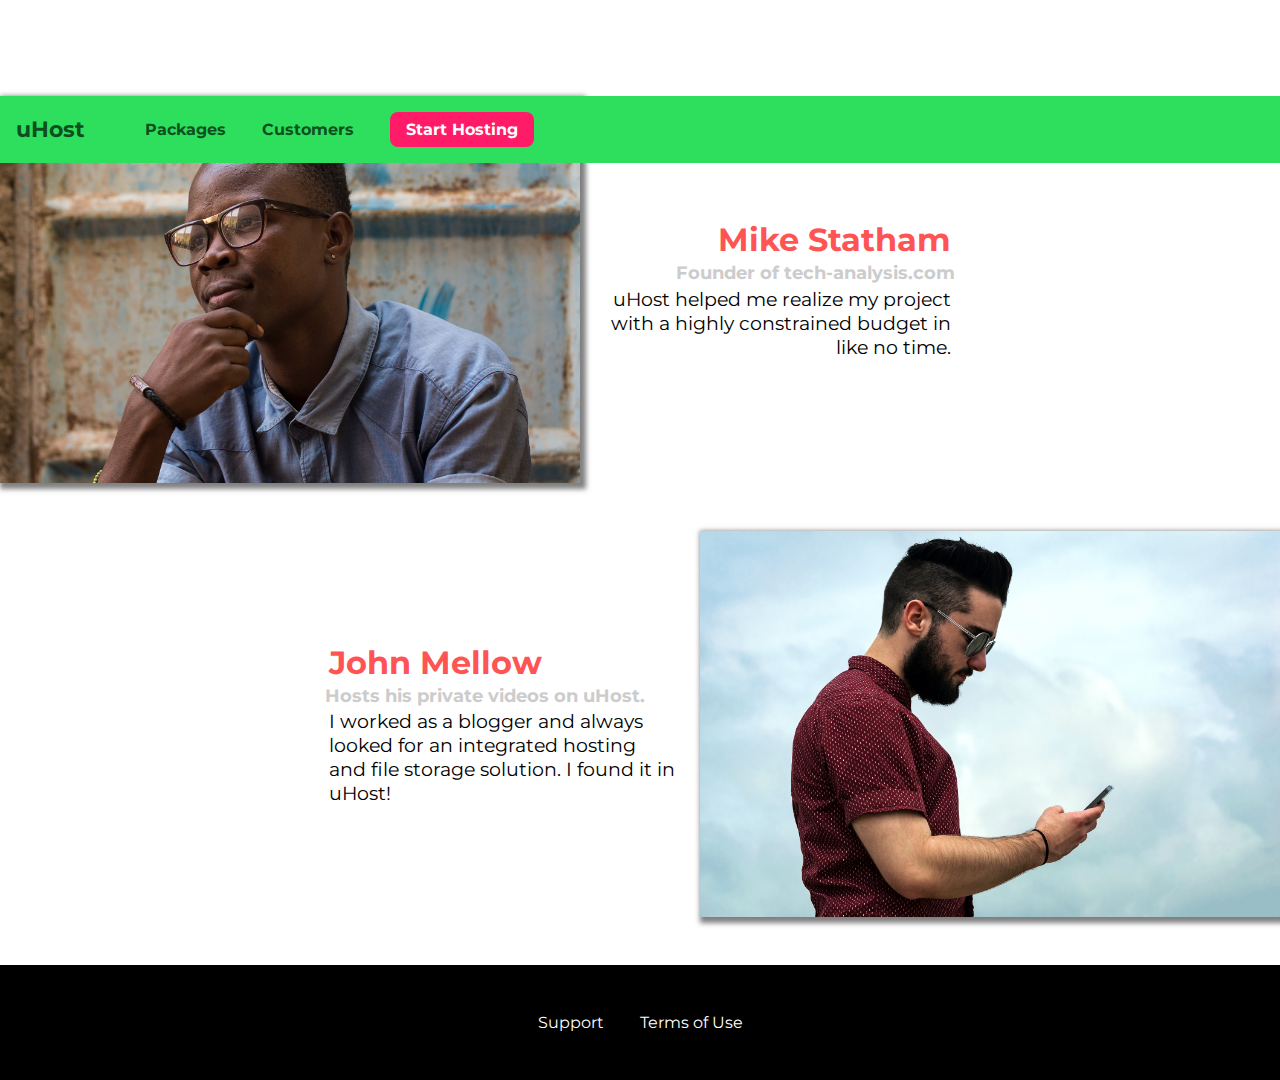
<file: test-08-units/customers/index.html>
<!DOCTYPE html>
<html lang="en">

<head>
    <meta charset="UTF-8">
    <meta name="viewport" content="width=device-width, initial-scale=1.0">
    <meta http-equiv="X-UA-Compatible" content="ie=edge">
    <title>uHost Customers</title>
    <link rel="shortcut icon" href="../favicon.png">
    <link href="https://fonts.googleapis.com/css?family=Anton|Montserrat:400,700" rel="stylesheet">
    <link rel="stylesheet" href="../shared.css">
    <link rel="stylesheet" href="customers.css">
</head>

<body>
    <header class="main-header">
        <div>
            <a href="../index.html" class="main-header__brand">
                uHost
            </a>
        </div>
        <nav class="main-nav">
            <ul class="main-nav__items">
                <li class="main-nav__item">
                    <a href="../packages/index.html">Packages</a>
                </li>
                <li class="main-nav__item">
                    <a href="/index.html">Customers</a>
                </li>
                <li class="main-nav__item main-nav__item--cta">
                    <a href="../start-hosting/index.html">Start Hosting</a>
                </li>
            </ul>
        </nav>
    </header>
    <main>
        <div>
            <div class="testimonial" id="customer-1">
                <div class="testimonial__image-container">
                    <img src="../images/customer-1.jpg" alt="Mike Statham - Customer" class="testimonial__image">
                </div>
                <div class="testimonial__info">
                    <h1 class="testimonial__name">Mike Statham</h1>
                    <h2 class="testimonial__subtitle">Founder of
                        <a href="tech-analysis.com">tech-analysis.com</a>
                    </h2>
                    <p class="testimonial__text">uHost helped me realize my project with a highly constrained budget in like no time.</p>
                </div>
            </div>
            <div class="testimonial" id="customer-2">

                <div class="testimonial__info">
                    <h1 class="testimonial__name">John Mellow</h1>
                    <h2 class="testimonial__subtitle">Hosts his private videos on uHost.
                    </h2>
                    <p class="testimonial__text">I worked as a blogger and always looked for an integrated hosting and file storage solution. I found
                        it in uHost!
                    </p>
                </div>
                <div class="testimonial__image-container">
                    <img src="../images/customer-2.jpg" alt="John Mellow - Customer" class="testimonial__image">
                </div>
            </div>
        </div>
    </main>
    <footer class="main-footer">
        <nav>
            <ul class="main-footer__links">
                <li class="main-footer__link">
                    <a href="#">Support</a>
                </li>
                <li class="main-footer__link">
                    <a href="#">Terms of Use</a>
                </li>
            </ul>
        </nav>
    </footer>
</body>

</html>
</file>
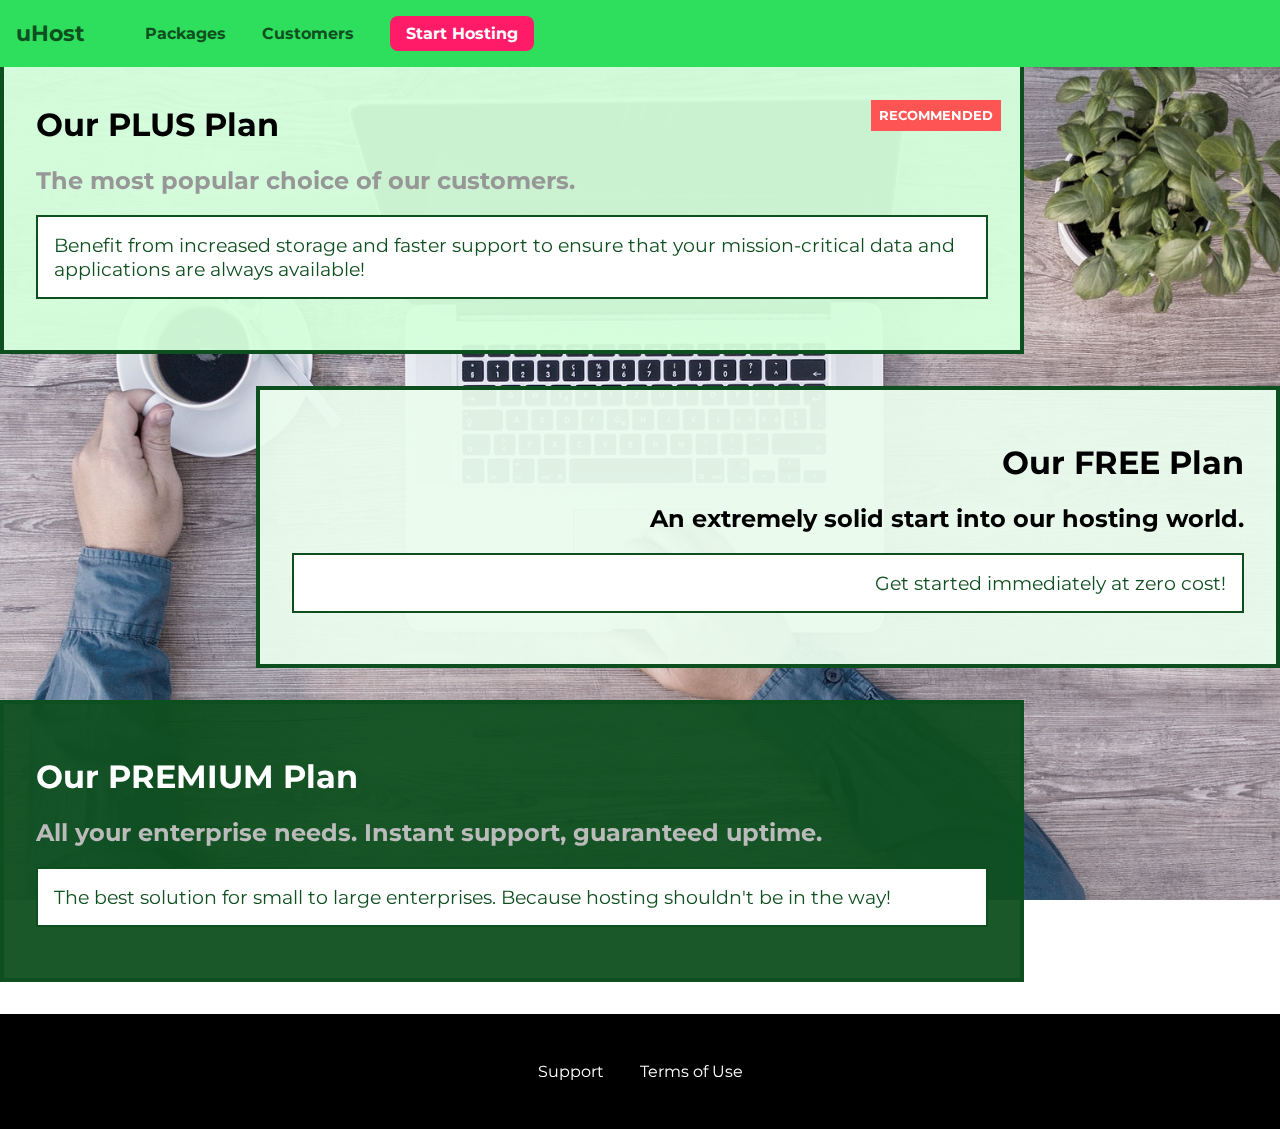
<file: test-08-units/packages/index.html>
<!DOCTYPE html>
<html lang="en">

<head>
    <meta charset="UTF-8">
    <meta http-equiv="X-UA-Compatible" content="ie=edge">
    <title>uHost</title>
    <link rel="shortcut icon" href="favicon.png">
    <link href="https://fonts.googleapis.com/css?family=Montserrat:400,700" rel="stylesheet">
    <link rel="stylesheet" href="../shared.css">
    <link rel="stylesheet" href="packages.css">
</head>

<body>
    <div class="background"></div>
    <header class="main-header">
        <div>
            <a href="../index.html" class="main-header__brand">
                uHost
            </a>
        </div>
        <nav class="main-nav">
            <ul class="main-nav__items">
                <li class="main-nav__item">
                    <a href="index.html">Packages</a>
                </li>
                <li class="main-nav__item">
                    <a href="../customers/index.html">Customers</a>
                </li>
                <li class="main-nav__item main-nav__item--cta">
                    <a href="../start-hosting/index.html">Start Hosting</a>
                </li>
            </ul>
        </nav>
    </header>

    <main>
        <section class="package" id="plus">
            <a href="#">
                <h1 class="pack__title">Our PLUS Plan</h1>
                <h2 class="pack__badge">RECOMMENDED</h2>
                <h2 class="pack__subtitle">The most popular choice of our customers.</h2>
                <p class="pack__info">Benefit from increased storage and faster support to ensure that your mission-critical data and applications
                    are always available!</p>
            </a>
        </section>
        <section class="package" id="free">
            <a href="#">
                <h1 class="pack__title">Our FREE Plan</h1>
                <h2 class="pack__subtitl e">An extremely solid start into our hosting world.</h2>
                <p class="pack__info">Get started immediately at zero cost!</p>
            </a>
        </section>
        <div class="helper"></div>
        <section class="package" id="premium">
            <a href="#">
                <h1 class="pack__title">Our PREMIUM Plan</h1>
                <h2 class="pack__subtitle">All your enterprise needs. Instant support, guaranteed uptime. </h2>
                <p class="pack__info">The best solution for small to large enterprises. Because hosting shouldn't be in the way!</p>
            </a>
        </section>

    </main>
    <footer class="main-footer">
        <nav>
            <ul class="main-footer__links">
                <li class="main-footer__link">
                    <a href="#">Support</a>
                </li>
                <li class="main-footer__link">
                    <a href="#">Terms of Use</a>
                </li>
            </ul>
        </nav>
    </footer>
</body>

</html>
</file>
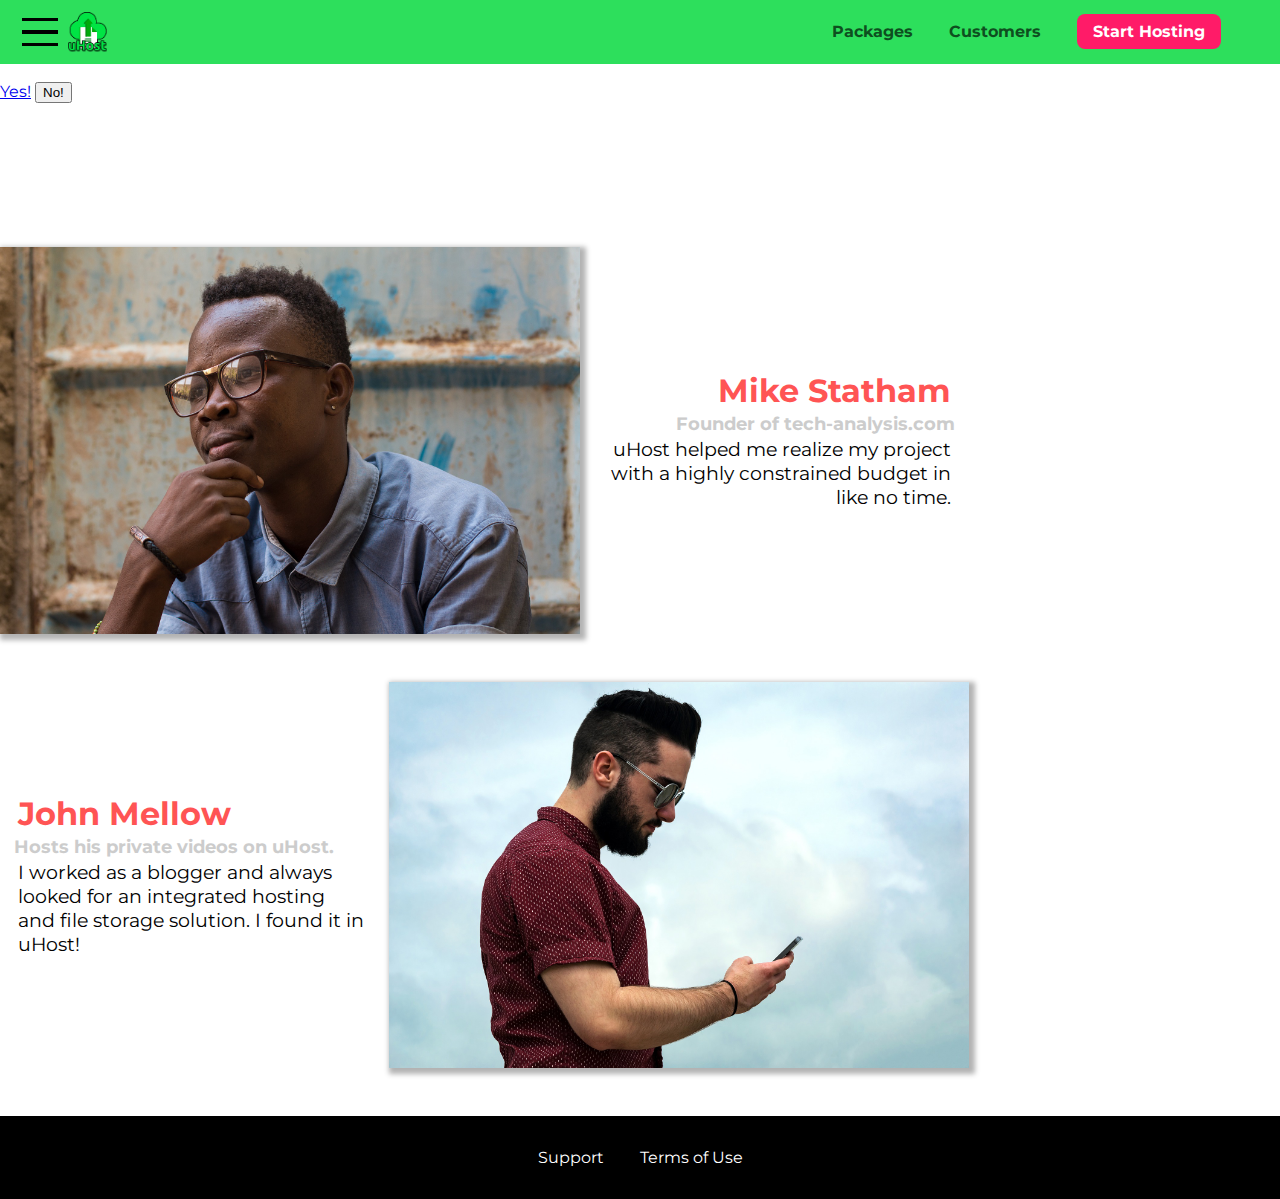
<file: test-10-js/customers/index.html>
<!DOCTYPE html>
<html lang="en">

<head>
    <meta charset="UTF-8">
    <meta name="viewport" content="width=device-width, initial-scale=1.0">
    <meta http-equiv="X-UA-Compatible" content="ie=edge">
    <title>uHost Customers</title>
    <link rel="shortcut icon" href="../favicon.png">
    <link href="https://fonts.googleapis.com/css?family=Anton|Montserrat:400,700" rel="stylesheet">
    <link rel="stylesheet" href="../shared.css">
    <link rel="stylesheet" href="customers.css">
</head>

<body>
    <div class="backdrop"></div>
    <div class="modal">
        <h1 class="modal__title">Do you want to continue?</h1>
        <div class="modal__actions">
            <a href="start-hosting/index.html" class="modal__action">Yes!</a>
            <button class="modal__action modal__action--negative" type="button">No!</button>
        </div>
    </div>
    <header class="main-header">
        <div>
            <button class="toggle-button">
                <span class="toggle-button__bar"></span>
                <span class="toggle-button__bar"></span>
                <span class="toggle-button__bar"></span>
            </button>
            <a href="../index.html" class="main-header__brand">
                <img src="../images/uhost-icon.png" alt="uHost - Your favorite hosting company">
            </a>
        </div>
        <nav class="main-nav">
            <ul class="main-nav__items">
                <li class="main-nav__item">
                    <a href="../packages/index.html">Packages</a>
                </li>
                <li class="main-nav__item">
                    <a href="index.html">Customers</a>
                </li>
                <li class="main-nav__item main-nav__item--cta">
                    <a href="start-hosting/index.html">Start Hosting</a>
                </li>
            </ul>
        </nav>
    </header>
    <nav class="mobile-nav">
        <ul class="mobile-nav__items">
            <li class="mobile-nav__item">
                <a href="../packages/index.html">Packages</a>
            </li>
            <li class="mobile-nav__item">
                <a href="/index.html">Customers</a>
            </li>
            <li class="mobile-nav__item mobile-nav__item--cta">
                <a href="../start-hosting/index.html">Start Hosting</a>
            </li>
        </ul>
    </nav>
    <main>
        <div>
            <div class="testimonial" id="customer-1">
                <div class="testimonial__image-container">
                    <img src="../images/customer-1.jpg" alt="Mike Statham - Customer" class="testimonial__image">
                </div>
                <div class="testimonial__info">
                    <h1 class="testimonial__name">Mike Statham</h1>
                    <h2 class="testimonial__subtitle">Founder of
                        <a href="tech-analysis.com">tech-analysis.com</a>
                    </h2>
                    <p class="testimonial__text">uHost helped me realize my project with a highly constrained budget in like no time.</p>
                </div>
            </div>
            <div class="testimonial" id="customer-2">

                <div class="testimonial__info">
                    <h1 class="testimonial__name">John Mellow</h1>
                    <h2 class="testimonial__subtitle">Hosts his private videos on uHost.
                    </h2>
                    <p class="testimonial__text">I worked as a blogger and always looked for an integrated hosting and file storage solution. I found
                        it in uHost!
                    </p>
                </div>
                <div class="testimonial__image-container">
                    <img src="../images/customer-2.jpg" alt="John Mellow - Customer" class="testimonial__image">
                </div>
            </div>
        </div>
    </main>
    <footer class="main-footer">
        <nav>
            <ul class="main-footer__links">
                <li class="main-footer__link">
                    <a href="#">Support</a>
                </li>
                <li class="main-footer__link">
                    <a href="#">Terms of Use</a>
                </li>
            </ul>
        </nav>
    </footer>
    <script src="../shared.js"></script>
</body>

</html>
</file>
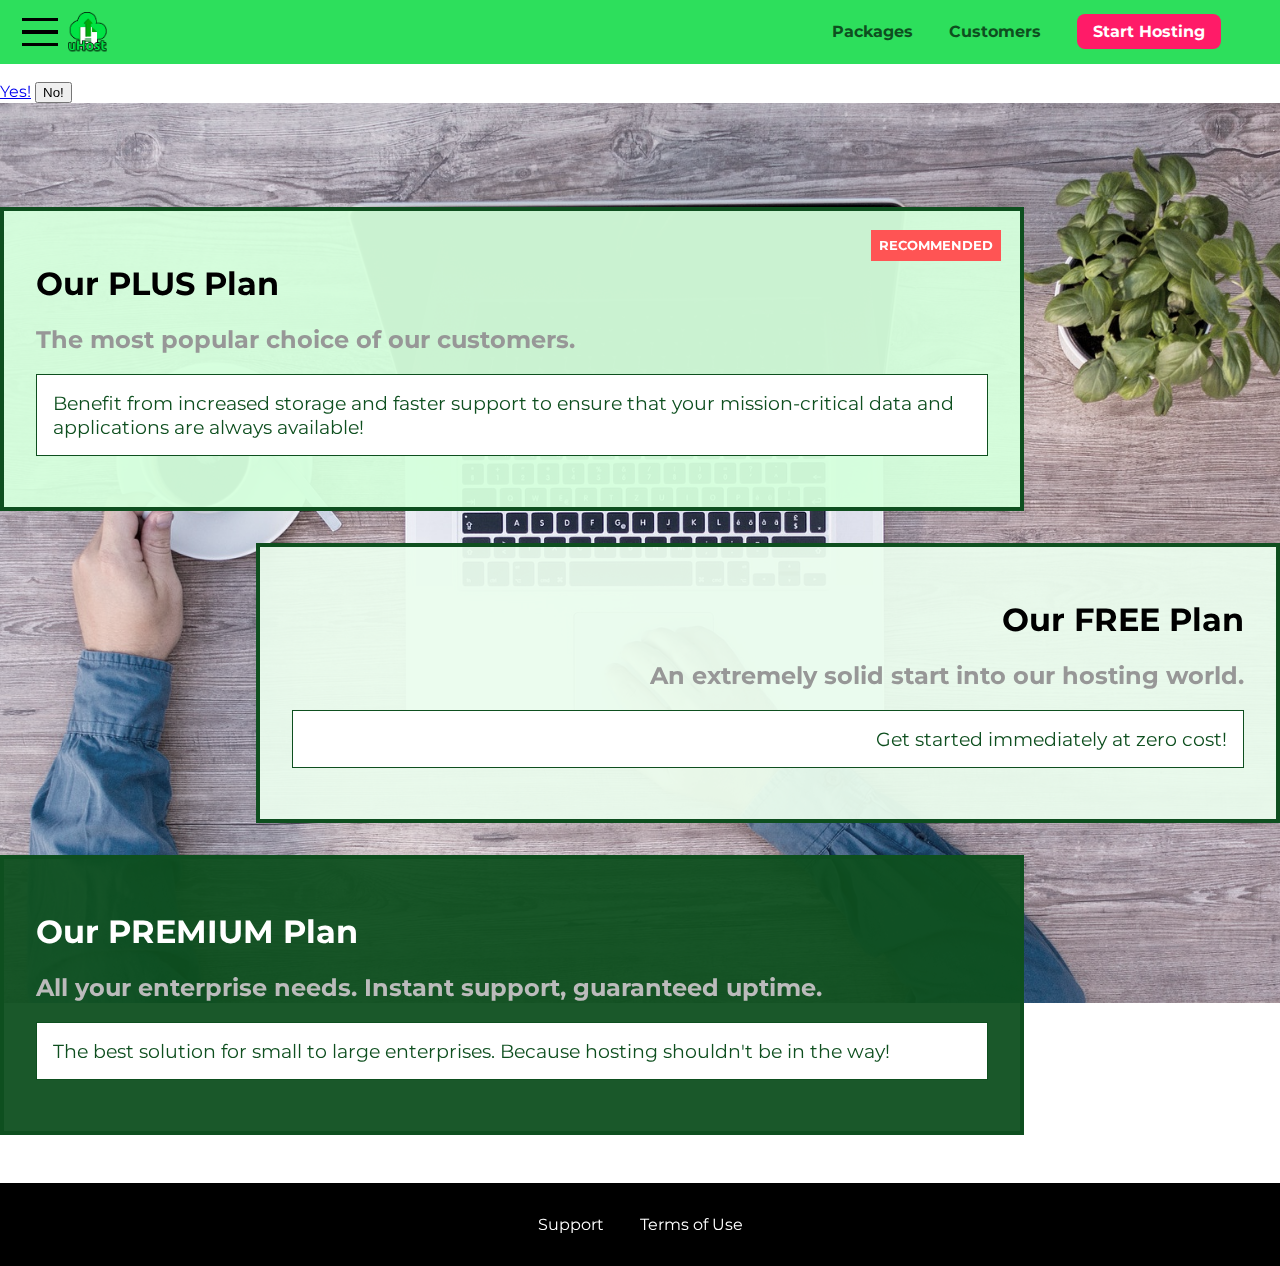
<file: test-10-js/packages/index.html>
<!DOCTYPE html>
<html lang="en">

<head>
    <meta charset="UTF-8">
    <meta http-equiv="X-UA-Compatible" content="ie=edge">
    <meta name="viewport" content="width=device-width, initial-scale=1.0">
    <title>uHost</title>
    <link rel="shortcut icon" href="favicon.png">
    <link href="https://fonts.googleapis.com/css?family=Montserrat:400,700" rel="stylesheet">
    <link rel="stylesheet" href="../shared.css">
    <link rel="stylesheet" href="packages.css">
</head>

<body>
    <div class="backdrop"></div>
    <div class="modal">
        <h1 class="modal__title">Do you want to continue?</h1>
        <div class="modal__actions">
            <a href="start-hosting/index.html" class="modal__action">Yes!</a>
            <button class="modal__action modal__action--negative" type="button">No!</button>
        </div>
    </div>
    <div class="background"></div>
    <header class="main-header">
        <div>
            <button class="toggle-button">
                <span class="toggle-button__bar"></span>
                <span class="toggle-button__bar"></span>
                <span class="toggle-button__bar"></span>
            </button>
            <a href="../index.html" class="main-header__brand">
                <img src="../images/uhost-icon.png" alt="uHost - Your favorite hosting company">
            </a>
        </div>
        <nav class="main-nav">
            <ul class="main-nav__items">
                <li class="main-nav__item">
                    <a href="index.html">Packages</a>
                </li>
                <li class="main-nav__item">
                    <a href="../customers/index.html">Customers</a>
                </li>
                <li class="main-nav__item main-nav__item--cta">
                    <a href="../start-hosting/index.html">Start Hosting</a>
                </li>
            </ul>
        </nav>
    </header>
    <nav class="mobile-nav">
        <ul class="mobile-nav__items">
            <li class="mobile-nav__item">
                <a href="/index.html">Packages</a>
            </li>
            <li class="mobile-nav__item">
                <a href="../customers/index.html">Customers</a>
            </li>
            <li class="mobile-nav__item mobile-nav__item--cta">
                <a href="../start-hosting/index.html">Start Hosting</a>
            </li>
        </ul>
    </nav>
    <main>
        <section class="package" id="plus">
            <a href="#">
                <h1 class="package__title">Our PLUS Plan</h1>
                <h2 class="package__badge">RECOMMENDED</h2>
                <h2 class="package__subtitle">The most popular choice of our customers.</h2>
                <p class="package__info">Benefit from increased storage and faster support to ensure that your mission-critical data and applications
                    are always available!</p>
            </a>
        </section>
        <section class="package" id="free">
            <a href="#">
                <h1 class="package__title">Our FREE Plan</h1>
                <h2 class="package__subtitle">An extremely solid start into our hosting world.</h2>
                <p class="package__info">Get started immediately at zero cost!</p>
            </a>
        </section>
        <div class="clearfix"></div>
        <section class="package" id="premium">
            <a href="#">
                <h1 class="package__title">Our PREMIUM Plan</h1>
                <h2 class="package__subtitle">All your enterprise needs. Instant support, guaranteed uptime. </h2>
                <p class="package__info">The best solution for small to large enterprises. Because hosting shouldn't be in the way!</p>
            </a>
        </section>
    </main>
    <footer class="main-footer">
        <nav>
            <ul class="main-footer__links">
                <li class="main-footer__link">
                    <a href="#">Support</a>
                </li>
                <li class="main-footer__link">
                    <a href="#">Terms of Use</a>
                </li>
            </ul>
        </nav>
    </footer>
    <script src="../shared.js"></script>
</body>

</html>
</file>
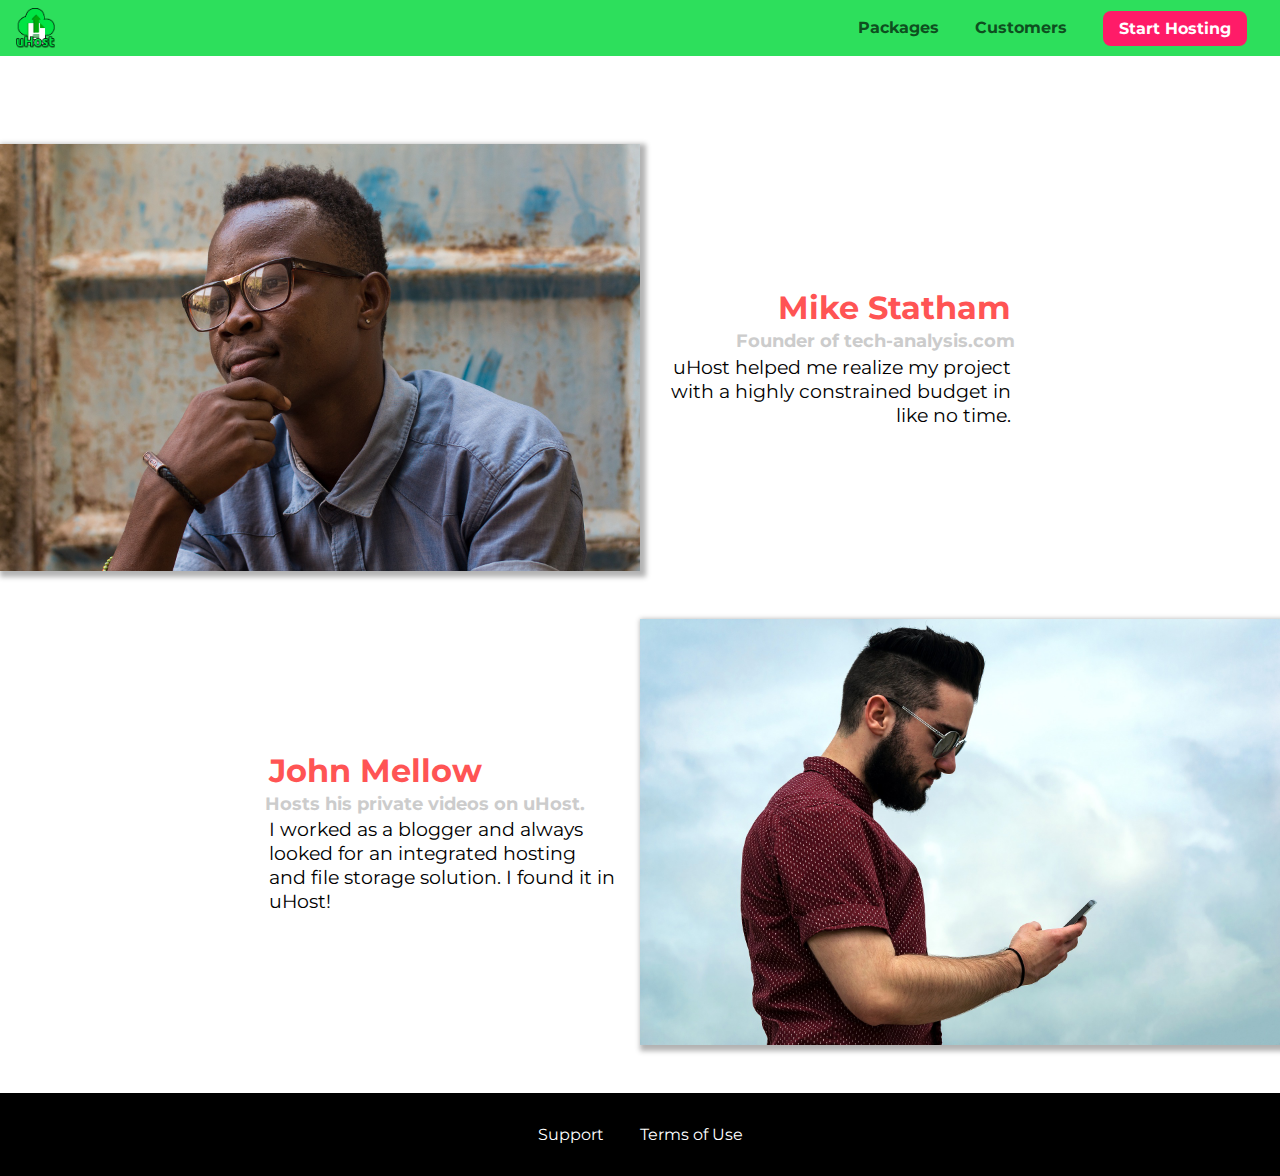
<file: test-11-form-style/customers/index.html>
<!DOCTYPE html>
<html lang="en">

<head>
    <meta charset="UTF-8">
    <meta name="viewport" content="width=device-width, initial-scale=1.0">
    <meta http-equiv="X-UA-Compatible" content="ie=edge">
    <title>uHost Customers</title>
    <link rel="shortcut icon" href="../favicon.png">
    <link href="https://fonts.googleapis.com/css?family=Anton|Montserrat:400,700" rel="stylesheet">
    <link rel="stylesheet" href="../shared.css">
    <link rel="stylesheet" href="customers.css">
</head>

<body>
    <div class="backdrop"></div>
    <header class="main-header">
        <div>
            <button class="toggle-button">
                <span class="toggle-button__bar"></span>
                <span class="toggle-button__bar"></span>
                <span class="toggle-button__bar"></span>
            </button>
            <a href="../index.html" class="main-header__brand">
                <img src="../images/uhost-icon.png" alt="uHost - Your favorite hosting company">
            </a>
        </div>
        <nav class="main-nav">
            <ul class="main-nav__items">
                <li class="main-nav__item">
                    <a href="../packages/index.html">Packages</a>
                </li>
                <li class="main-nav__item">
                    <a href="index.html">Customers</a>
                </li>
                <li class="main-nav__item main-nav__item--cta">
                    <a href="../start-hosting/index.html">Start Hosting</a>
                </li>
            </ul>
        </nav>
    </header>
    <nav class="mobile-nav">
        <ul class="mobile-nav__items">
            <li class="mobile-nav__item">
                <a href="../packages/index.html">Packages</a>
            </li>
            <li class="mobile-nav__item">
                <a href="index.html">Customers</a>
            </li>
            <li class="mobile-nav__item mobile-nav__item--cta">
                <a href="../start-hosting/index.html">Start Hosting</a>
            </li>
        </ul>
    </nav>
    <main>
        <div>
            <div class="testimonial" id="customer-1">
                <div class="testimonial__image-container">
                    <img src="../images/customer-1.jpg" alt="Mike Statham - Customer" class="testimonial__image">
                </div>
                <div class="testimonial__info">
                    <h1 class="testimonial__name">Mike Statham</h1>
                    <h2 class="testimonial__subtitle">Founder of
                        <a href="tech-analysis.com">tech-analysis.com</a>
                    </h2>
                    <p class="testimonial__text">uHost helped me realize my project with a highly constrained budget in like no time.</p>
                </div>
            </div>
            <div class="testimonial" id="customer-2">

                <div class="testimonial__info">
                    <h1 class="testimonial__name">John Mellow</h1>
                    <h2 class="testimonial__subtitle">Hosts his private videos on uHost.
                    </h2>
                    <p class="testimonial__text">I worked as a blogger and always looked for an integrated hosting and file storage solution. I found
                        it in uHost!
                    </p>
                </div>
                <div class="testimonial__image-container">
                    <img src="../images/customer-2.jpg" alt="John Mellow - Customer" class="testimonial__image">
                </div>
            </div>
        </div>
    </main>
    <footer class="main-footer">
        <nav>
            <ul class="main-footer__links">
                <li class="main-footer__link">
                    <a href="#">Support</a>
                </li>
                <li class="main-footer__link">
                    <a href="#">Terms of Use</a>
                </li>
            </ul>
        </nav>
    </footer>
    <script src="../shared.js"></script>
</body>

</html>
</file>
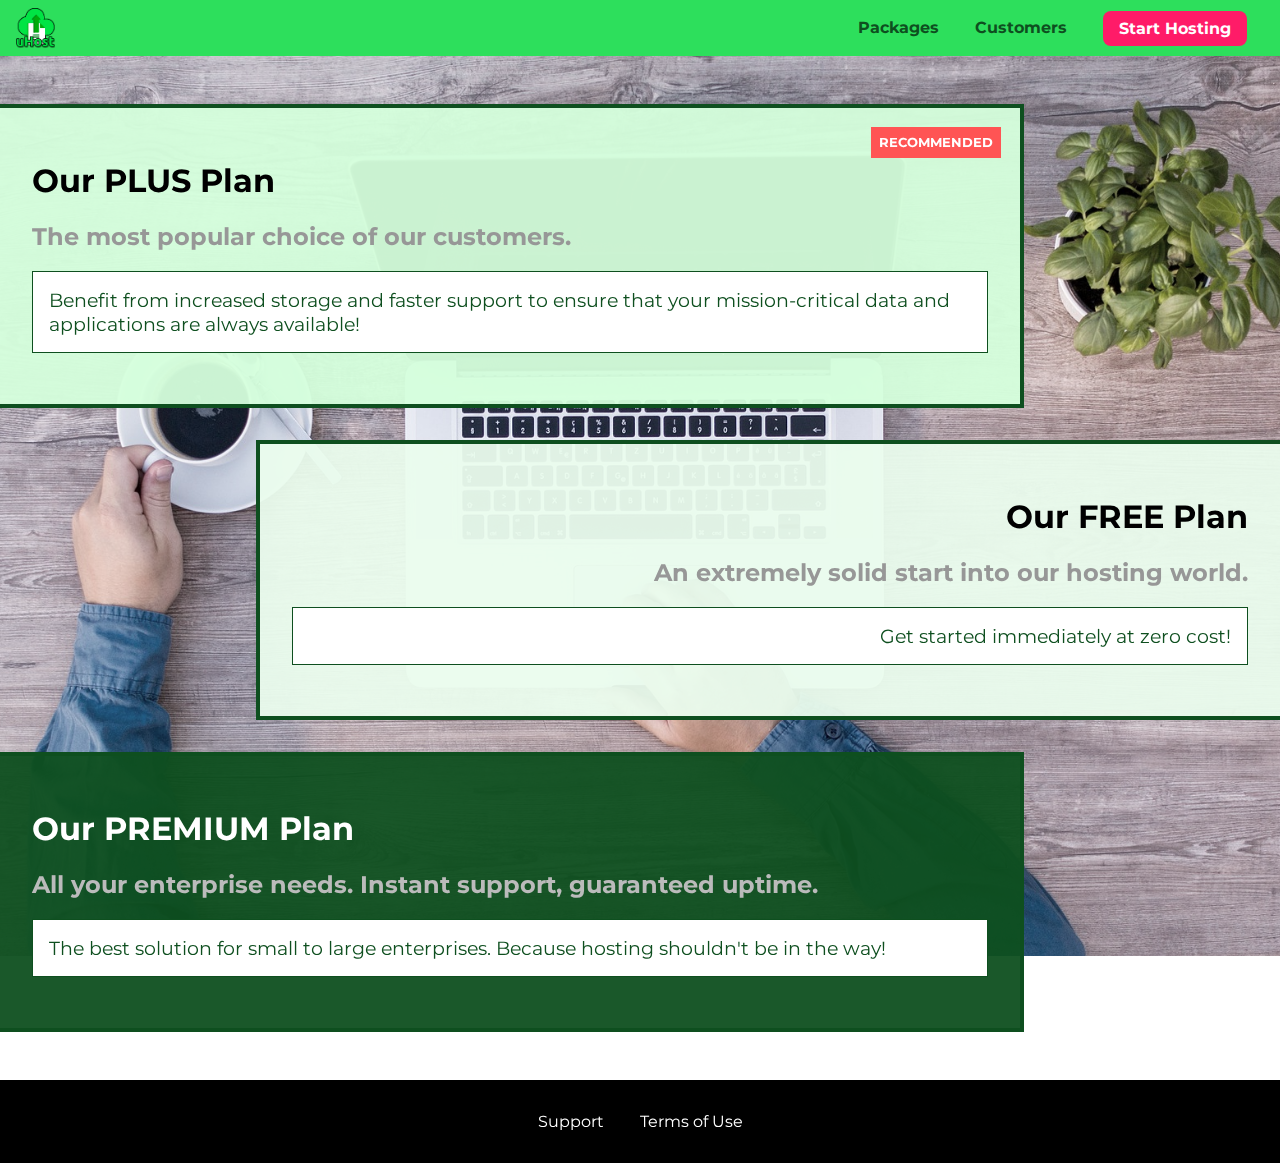
<file: test-11-form-style/packages/index.html>
<!DOCTYPE html>
<html lang="en">

<head>
    <meta charset="UTF-8">
    <meta http-equiv="X-UA-Compatible" content="ie=edge">
    <meta name="viewport" content="width=device-width, initial-scale=1.0">
    <title>uHost</title>
    <link rel="shortcut icon" href="../favicon.png">
    <link href="https://fonts.googleapis.com/css?family=Montserrat:400,700" rel="stylesheet">
    <link rel="stylesheet" href="../shared.css">
    <link rel="stylesheet" href="packages.css">
</head>

<body>
    <div class="backdrop"></div>
    <div class="background"></div>
    <header class="main-header">
        <div>
            <button class="toggle-button">
                <span class="toggle-button__bar"></span>
                <span class="toggle-button__bar"></span>
                <span class="toggle-button__bar"></span>
            </button>
            <a href="../index.html" class="main-header__brand">
                <img src="../images/uhost-icon.png" alt="uHost - Your favorite hosting company">
            </a>
        </div>
        <nav class="main-nav">
            <ul class="main-nav__items">
                <li class="main-nav__item">
                    <a href="index.html">Packages</a>
                </li>
                <li class="main-nav__item">
                    <a href="../customers/index.html">Customers</a>
                </li>
                <li class="main-nav__item main-nav__item--cta">
                    <a href="../start-hosting/index.html">Start Hosting</a>
                </li>
            </ul>
        </nav>
    </header>
    <nav class="mobile-nav">
        <ul class="mobile-nav__items">
            <li class="mobile-nav__item">
                <a href="index.html">Packages</a>
            </li>
            <li class="mobile-nav__item">
                <a href="../customers/index.html">Customers</a>
            </li>
            <li class="mobile-nav__item mobile-nav__item--cta">
                <a href="../start-hosting/index.html">Start Hosting</a>
            </li>
        </ul>
    </nav>
    <main>
        <section class="package" id="plus">
            <a href="#">
                <h1 class="package__title">Our PLUS Plan</h1>
                <h2 class="package__badge">RECOMMENDED</h2>
                <h2 class="package__subtitle">The most popular choice of our customers.</h2>
                <p class="package__info">Benefit from increased storage and faster support to ensure that your mission-critical data and applications
                    are always available!</p>
            </a>
        </section>
        <section class="package" id="free">
            <a href="#">
                <h1 class="package__title">Our FREE Plan</h1>
                <h2 class="package__subtitle">An extremely solid start into our hosting world.</h2>
                <p class="package__info">Get started immediately at zero cost!</p>
            </a>
        </section>
        <div class="clearfix"></div>
        <section class="package" id="premium">
            <a href="#">
                <h1 class="package__title">Our PREMIUM Plan</h1>
                <h2 class="package__subtitle">All your enterprise needs. Instant support, guaranteed uptime. </h2>
                <p class="package__info">The best solution for small to large enterprises. Because hosting shouldn't be in the way!</p>
            </a>
        </section>
    </main>
    <footer class="main-footer">
        <nav>
            <ul class="main-footer__links">
                <li class="main-footer__link">
                    <a href="#">Support</a>
                </li>
                <li class="main-footer__link">
                    <a href="#">Terms of Use</a>
                </li>
            </ul>
        </nav>
    </footer>
    <script src="../shared.js"></script>
</body>

</html>
</file>
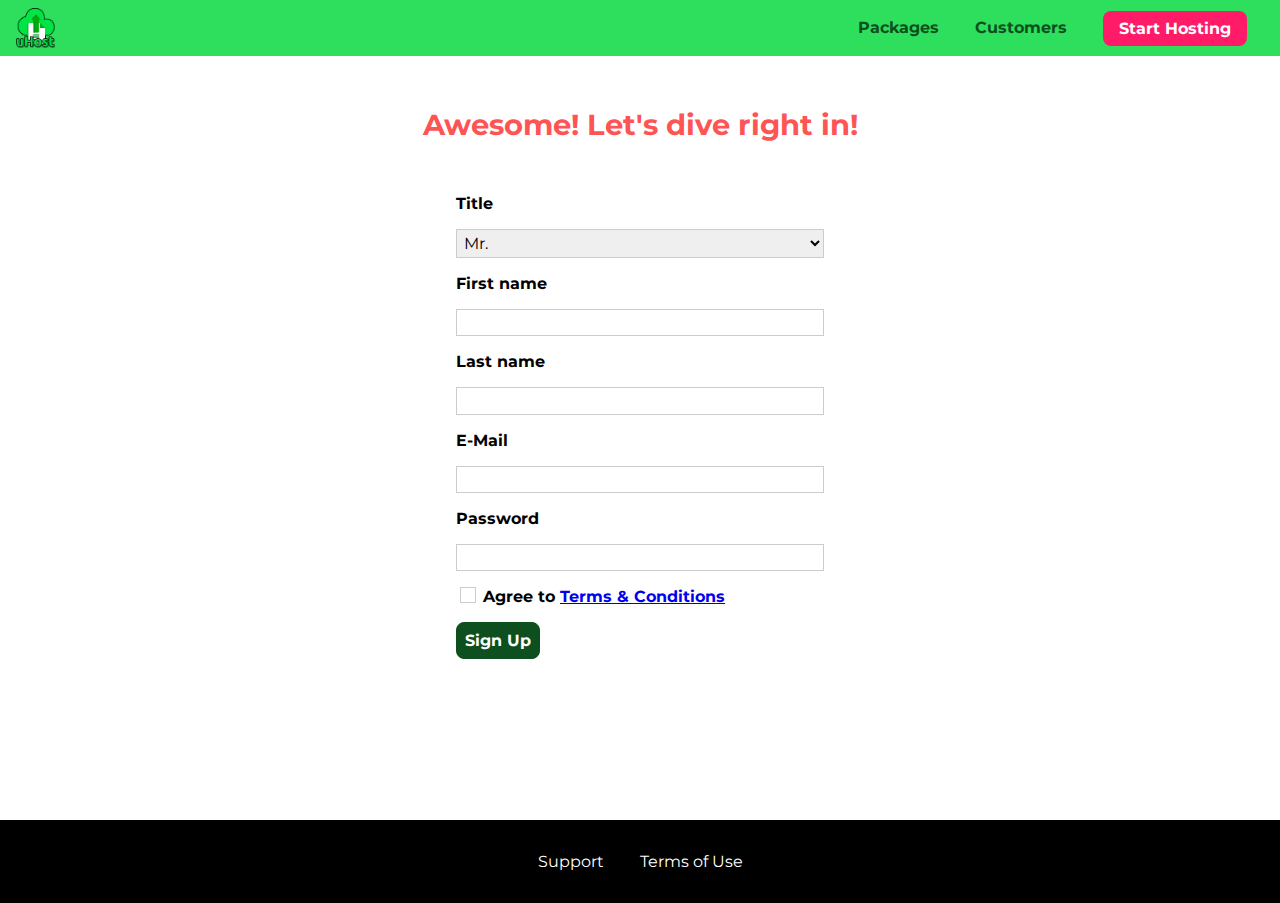
<file: test-11-form-style/start-hosting/index.html>
<!DOCTYPE html>
<html lang="en">

<head>
    <meta charset="UTF-8">
    <meta name="viewport" content="width=device-width, initial-scale=1.0">
    <meta http-equiv="X-UA-Compatible" content="ie=edge">
    <title>uHost Signup</title>
    <link rel="shortcut icon" href="../favicon.png">
    <link href="https://fonts.googleapis.com/css?family=Anton|Montserrat:400,700" rel="stylesheet">
    <link rel="stylesheet" href="../shared.css">
    <link rel="stylesheet" href="hosting.css">
</head>

<body>
    <div class="backdrop"></div>
    <header class="main-header">
        <div>
            <button class="toggle-button">
                <span class="toggle-button__bar"></span>
                <span class="toggle-button__bar"></span>
                <span class="toggle-button__bar"></span>
            </button>
            <a href="../index.html" class="main-header__brand">
                <img src="../images/uhost-icon.png" alt="uHost - Your favorite hosting company">
            </a>
        </div>
        <nav class="main-nav">
            <ul class="main-nav__items">
                <li class="main-nav__item">
                    <a href="../packages/index.html">Packages</a>
                </li>
                <li class="main-nav__item">
                    <a href="../customers/index.html">Customers</a>
                </li>
                <li class="main-nav__item main-nav__item--cta">
                    <a href="index.html">Start Hosting</a>
                </li>
            </ul>
        </nav>
    </header>
    <nav class="mobile-nav">
        <ul class="mobile-nav__items">
            <li class="mobile-nav__item">
                <a href="../packages/index.html">Packages</a>
            </li>
            <li class="mobile-nav__item">
                <a href="../customers/index.html">Customers</a>
            </li>
            <li class="mobile-nav__item mobile-nav__item--cta">
                <a href="index.html">Start Hosting</a>
            </li>
        </ul>
    </nav>
    <main class="signup-page">
        <h1 class="signup-title">Awesome! Let's dive right in!</h1>
        <form action="index.html" class="signup-form">
            <label for="title">Title</label>
            <select id="title">
                <option value="mr">Mr.</option>
                <option value="ms">Ms.</option>
            </select>
            <label for="first-name">First name</label>
            <input type="text" id="first-name">
            <label for="last-name">Last name</label>
            <input type="text" id="last-name">
            <label for="email">E-Mail</label>
            <input type="email" id="email">
            <label for="password">Password</label>
            <input type="password" id="password">
            <input type="checkbox" id="agree-terms">
            <label for="agree-terms">Agree to
                <a href="#">Terms &amp; Conditions</a>
            </label>
            <button type="submit" class="button">Sign Up</button>
        </form>
    </main>
    <footer class="main-footer">
        <nav>
            <ul class="main-footer__links">
                <li class="main-footer__link">
                    <a href="#">Support</a>
                </li>
                <li class="main-footer__link">
                    <a href="#">Terms of Use</a>
                </li>
            </ul>
        </nav>
    </footer>
    <script src="../shared.js"></script>
</body>

</html>
</file>
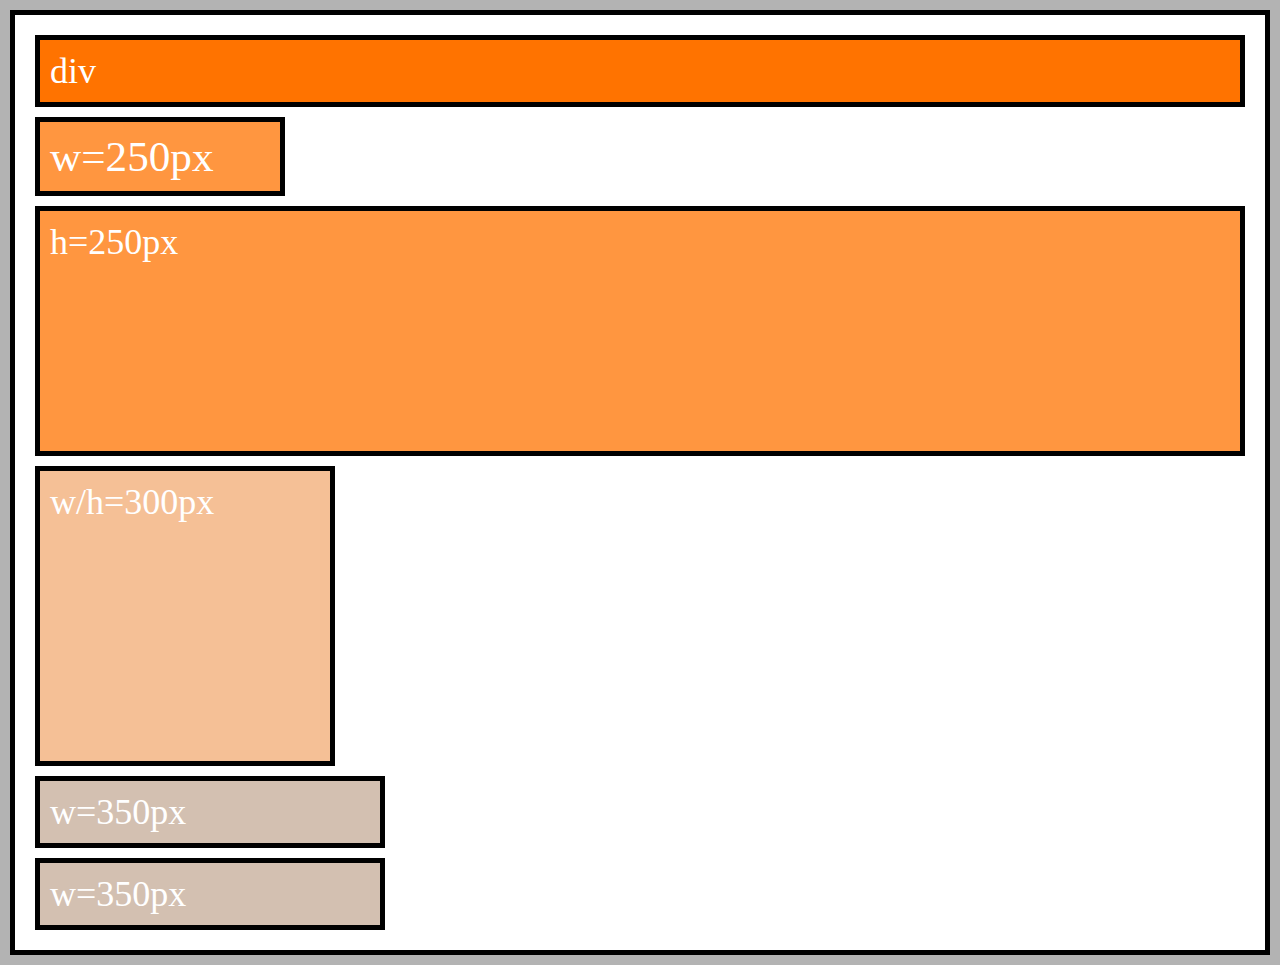
<file: test-13-flexbox/flexbox-practice/index.html>
<!DOCTYPE html>
<html lang="en">
    <head>
        <meta charset="UTF-8">
        <meta http-equiv="X-UA-Compatible" content="ie=edge">
        <link rel="stylesheet" href="main.css">
        <title>Flexbox</title>
    </head>
    <body>
        <div class="flex-container">
            <div class="item-1">div</div>
            <div class="item-2">w=250px</div>
            <div class="item-3">h=250px</div>
            <div class="item-4">w/h=300px</div>
            <div class="item-5">w=350px</div>
            <div class="item-6">w=350px</div>
        </div>
    </body>
</html>
</file>
<file: test-08-units/shared.css>
* {
    box-sizing: border-box;
}

body {
    font-family: 'Montserrat', sans-serif;
    margin: 0;
}


/* button style */
.button {
    background-color: #0e4f1f;
    color: white;
    font: inherit;
    border: none;
    padding: 8px;
    border-radius: 8px;
    font-weight: bold;
    cursor: pointer;
}

.button:hover,
.button:active {
    color: #0e4f1f;
    background-color: white;
}

.button:focus {
    outline: none;
}

.backdrop {
    display: none;
    position: fixed;
    top:0;
    left:0;
    z-index: 100;
    background: rgba(0,0,0,0.5);
    width: 100vw;
    height: 100vh;
}

/* header */
.main-header {
    position: fixed;
    width: 100%;
    background-color: #2ddf5c;
    padding: 8px 16px;
    z-index: 1;
}

.main-header > div {
    display: inline-block;
    vertical-align: middle;
}

.main-header__brand {
    text-decoration: none;
    color: #0e4f1f;
    font-weight: bold;
    font-size: 22px;
}

.main-nav {
    display: inline-block;
    text-align: right;
    width: calc(100%-50px);
    vertical-align: middle;
}

.main-nav__items {
    text-align: right;
    display: inline-block;
    list-style: none;
}

.main-nav__item {
    display: inline-block;
    margin: 0 16px;
}

.main-nav__item a {
    text-decoration: none;
    color: #0e4f1f;
    font-weight: bold;
    padding: 3px 0;
}

.main-nav__item a:hover,
.main-nav__item a:active {
    color: white;
    border-bottom: 5px solid white;
}

.main-nav__item--cta a {
    color: white;
    background-color: #ff1b68;
    padding: 8px 16px;
    border-radius: 8px;
}

.main-nav__item--cta a:hover,
.main-nav__item--cta a:active {
    color: #ff1b68;
    background-color: white;
    border: none;
}


/* footer */
.main-footer {
    background-color: black;
    margin-top: 32px;
    padding: 48px;
}

.main-footer__links {
    list-style: none;
    margin: 0;
    padding: 0;
    text-align: center;  
}

.main-footer__link {
    display: inline-block;
    margin: 0 16px;
}

.main-footer__link a {
    font: inherit;
    text-decoration: none;
    color: white;
}

.main-footer__link a:hover,
.main-footer__link a:active {
    color: #ccc;
}
</file>
<file: test-08-units/main.css>
#product-overview {
    background: url("freedom.jpg") left 10% bottom 100%/cover no-repeat border-box;
    width: 100%;
    height: 33vh;
    padding: 10px;

}

.section-title {
    color: #2ddf5c;
    text-align: center;
}

#product-overview h1 {
    color: white;
    font-family: 'Anton', sans-serif;
    position: fixed;
    top: 450px;
}

.plan__list {
    width: 80%;
    margin:auto;
    text-align: center;
}

.plan {
    display: inline-block;
    background-color: #d5ffdc;
    text-align: center;
    padding: 16px;
    margin: 8px;
    width: 30%; 
    vertical-align: middle;
}

.plan--highlight {
    background-color: #19b84c;
    color: white;
    box-shadow: 2px 2px 4px 2px rgb(0,0,0,0.5);

}

.plan__recommend {
    background-color: white;
    color: #19b84c;
    box-shadow: 2px 2px 2px 2px rgb(0,0,0,0.5);
    border-radius: 4px;
}

.plan__features {
    list-style: none;
    margin: 0;
    padding: 0;
}

.plan__features li {
    margin: 8px 0;
}

.plan__title {
    color: #19b84c;
}

.plan__price {
    color: #858585;
}

.plan--highlight .plan__title {
    color: white;
}

.plan--highlight .plan__price {
    color: #0e4f1f;
}

#key-features {
    background-color: #ff1b68;
    margin-top: 80px;
    padding: 16px;
    width: 100%;
    height: 400px;
}

#key-features .section-title {
    color: white;
    margin: 32px;
}

.key-features__list {
    list-style: none;
    margin: 0;
    padding: 0;
    text-align: center;
}

.key-feature {
    display: inline-block;
    width: 30%;
    vertical-align: top;
}

.key-feature__img {
    background-color: #ffcede;
    width: 128px;
    height: 128px;
    border: 2px solid #424242;
    border-radius: 50%;
    margin: auto;
    padding: 20px;
}

.key-feature__desc {
    text-align: center;
    color: white;
    font-weight: bold;
    font-size: 20px;

}

/* h1 {
    font-family: sans-serif;
} */
</file>
<file: test-10-js/shared.css>
* {
    box-sizing: border-box;
}

body {
    font-family: 'Montserrat', sans-serif;
    margin: 0;
}

main {
	min-height: calc(100% - 3.5rem - 8rem);
	margin-top:3.5rem;
}

.backdrop {
    position: fixed;
    display: none;
    top: 0;
    left: 0;
    z-index: 100;
    width: 100vw;
    height: 100vh;
    background: rgba(0,0,0,0.5);
}

.main-header {
    width: 100%;
    position: fixed;
    top: 0;
    left: 0;
    background: #2ddf5c;
    padding: 0.5rem 1rem;
    z-index: 1;
}

.main-header > div {
    display: inline-block;
    vertical-align: middle;
}

.toggle-button {
    width: 3rem;
    background: transparent;
    border: none;
    cursor: pointer;
    padding-top: 0;
    padding-bottom: 0;
    vertical-align: middle;
  }
  
  .toggle-button:focus {
    outline: none;
  }
  
  .toggle-button__bar {
    width: 100%;
    height: 0.2rem;
    background: black;
    display: block;
    margin: 0.6rem 0;
  }
  
.main-header__brand {
    color: #0e4f1f;
    text-decoration: none;
    font-weight: bold;
    font-size: 1.5rem;
    height: 2.5rem;
    /* width: 20px; */
    display: inline-block;
    vertical-align: middle;
}

.main-header__brand img {
    height: 100%;
    /* width: 100%; */
}

.main-nav {
    display: inline-block;
    text-align: right;
    width: calc(100% - 122px);
    vertical-align: middle;
}

.main-nav__items {
    margin: 0;
    padding: 0;
    list-style: none;
}

.main-nav__item {
    display: inline-block;
    margin: 0 1rem;
}

.main-nav__item a,
.mobile-nav__item a {
    text-decoration: none;
    color: #0e4f1f;
    font-weight: bold;
    padding: 0.2rem 0;
}

.main-nav__item a:hover,
.main-nav__item a:active {
    color: white;
    border-bottom: 5px solid white;
}

.main-nav__item--cta a,
.mobile-nav__item--cta a {
    color: white;
    background: #ff1b68;
    padding: 0.5rem 1rem;
    border-radius: 8px;
}

.main-nav__item--cta a:hover,
.main-nav__item--cta a:active,
.mobile-nav__item--cta a:hover,
.mobile-nav__item--cta a:active {
    color: #ff1b68;
    background: white;
    border: none;
}

.main-footer {
    background: black;
    padding: 2rem;
    margin-top: 3rem;
}

.main-footer__links {
    list-style: none;
    margin: 0;
    padding: 0;
    text-align: center;
}

.main-footer__link {
    display: inline-block;
    margin: 0 1rem;
}

.main-footer__link a {
    color: white;
    text-decoration: none;
}

.main-footer__link a:hover,
.main-footer__link a:active {
    color: #ccc;
}

.mobile-nav {
    display: none;
    position: fixed;
    z-index: 101;
    top: 0;
    left: 0;
    background: white;
    width: 80%;
    height: 100vh;
  }
  
  .mobile-nav__items {
    width: 90%;
    height: 100%;
    list-style: none;
    margin: 10% auto;
    padding: 0;
    text-align: center;
  }
  
  .mobile-nav__item {
    margin: 1rem 0;
  }
  
  .mobile-nav__item a {
    font-size: 1.5rem;
  }

.button {
    background: #0e4f1f;
    color: white;
    font: inherit;
    border: 1.5px solid #0e4f1f;
    padding: 0.5rem;
    border-radius: 8px;
    font-weight: bold;
    cursor: pointer;
}

.button:hover,
.button:active {
    background: white;
    color: #0e4f1f;
}

.button:focus {
    outline: none;
}


.open {
    display: block !important;
}
</file>
<file: test-10-js/main.css>
#product-overview {
  background: linear-gradient(to top, rgba(80, 68, 18, 0.6) 10%, transparent),
    url("images/freedom.jpg") left 10% bottom 70% / cover no-repeat border-box,
    #ff1b68;
  /* background-image: url("freedom.jpg");
    background-size: cover;
    background-position: left 10% bottom 20%; */
  /* background-repeat: no-repeat;
    background-origin: border-box;
    background-clip: border-box; */
  /* background-image: linear-gradient(180deg, red 70%, blue 60%, rgba(0,0,0,0.5)); */
  /* background-image: radial-gradient(ellipse farthest-corner at 20% 50%, red, blue 70%, green); */
  width: 100vw;
  height: 33vh;
  /* margin-top: 3.5rem; */
  /* border: 5px dashed red; */
  position: relative;
}

#product-overview h1 {
  color: white;
  font-family: "Anton", sans-serif;
  position: absolute;
  bottom: 5%;
  left: 3%;
  font-size: 1.6rem;
}

@media (min-width: 40rem) {
  #product-overview {
    height: 40vh;
    background-position: 50% 25%;
  }
  #product-overview h1 {
    font-size: 3rem;
  }
}

.section-title {
  color: #2ddf5c;
  text-align: center;
}

/* .plan__list {
  width: 100%;
  text-align: center;
} */

.plan {
  background: #d5ffdc;
  text-align: center;
  padding: 1rem;
  margin: 0.5rem 0;
  width: 100%;
}

.plan--highlighted {
  background: #19b84c;
  color: white;
  /* box-shadow: 2px 2px 2px 2px rgba(0, 0, 0, 0.5); */
}

@media (min-width: 40rem) {
  .plan__list {
    width: 80%;
    margin: auto;
    text-align: center;
  }
  .plan {
    display: inline-block;
    margin: 0.5rem;
    width: 30%;
    vertical-align: middle;
    min-width: 13rem;
    max-width: 25rem;
  }
  .plan--highlighted {
    box-shadow: 2px 2px 2px 2px rgba(0, 0, 0, 0.5);
  }
}

.plan__annotation {
  background: white;
  color: #19b84c;
  padding: 0.5rem;
  box-shadow: 2px 2px 2px 2px rgba(0, 0, 0, 0.5);
  border-radius: 8px;
}

.plan__title {
  color: #0e4f1f;
}

.plan__price {
  color: #858585;
}

.plan--highlighted .plan__title {
  color: white;
}

.plan--highlighted .plan__price {
  color: #0e4f1f;
}

.plan__features {
  list-style: none;
  margin: 0;
  padding: 0;
}

.plan__feature {
  margin: 0.5rem 0;
}

#key-features {
  background: #ff1b68;
  margin-top: 5rem;
  padding: 1rem;
}

#key-features .section-title {
  color: white;
  margin: 2rem;
}

.key-feature__list {
  list-style: none;
  margin: 0;
  padding: 0;
  /* text-align: center; */
}

/* .key-feature {
  display: inline-block;
  width: 100%;
  vertical-align: top;
} */

.key-feature__image {
  background: #ffcede;
  width: 128px;
  height: 128px;
  border: 2px solid #424242;
  border-radius: 50%;
  margin: auto;
  padding: 1.5rem;
}

.key-feature__description {
  text-align: center;
  font-weight: bold;
  color: white;
  font-size: 1.2rem;
}

@media (min-width: 40rem) {
  .key-feature__list {
    text-align: center;
  }
  .key-feature {
    display: inline-block;
    vertical-align: top;
    max-width: 25rem;
    width: 30%;
  }
}

/* h1 {
    font-family: sans-serif;
} */

.modal {
  position: fixed;
  display: none;
  z-index: 200;
  top: 20%;
  left: 30%;
  width: 40%;
  background: white;
  padding: 1rem;
  border: 1px solid #ccc;
  box-shadow: 1px 1px 1px rgba(0, 0, 0, 0.5);
}

.modal__title {
  text-align: center;
  margin: 0 0 1rem 0;
}

.modal__actions {
  text-align: center;
}

.modal__action {
  border: 1px solid #0e4f1f;
  background: #0e4f1f;
  text-decoration: none;
  color: white;
  font: inherit;
  padding: 0.5rem 1rem;
  cursor: pointer;
}

.modal__action:hover,
.modal__action:active {
  background: #2ddf5c;
  border-color: #2ddf5c;
}

.modal__action--negative {
  background: red;
  border-color: red;
}

.modal__action--negative:hover,
.modal__action--negative:active {
  background: #ff5454;
  border-color: #ff5454;
}
</file>
<file: test-15-trans/shared.css>
@import url('https://fonts.googleapis.com/css?family=Roboto:100,400,900');
@import url('https://fonts.googleapis.com/css?family=Anton');
@import url('https://fonts.googleapis.com/css?family=Montserrat:400,700');

* {
  box-sizing: border-box;
}

html {
  height: 100%;
}

body {
  font-family: "Montserrat", sans-serif;
  margin: 0;
  display: grid;
  grid-template-rows: 3.5rem auto fit-content(8rem);
  grid-template-areas: "header"
                       "main"
                       "footer";
  /* padding-top: 3.5rem; */
  height: 100%;
}

main {
  /* grid-row: 2 / 3; */
  grid-area: main;
}

.backdrop {
  position: fixed;
  display: none;
  top: 0;
  left: 0;
  z-index: 100;
  width: 100vw;
  height: 100vh;
  background: rgba(0, 0, 0, 0.5);
}

.main-header {
  width: 100%;
  position: fixed;
  top: 0;
  left: 0;
  background: #2ddf5c;
  padding: 0.5rem 1rem;
  z-index: 60;
  display: flex;
  align-items: center;
  justify-content: space-between;
}

.toggle-button {
  width: 3rem;
  background: transparent;
  border: none;
  cursor: pointer;
  padding-top: 0;
  padding-bottom: 0;
  vertical-align: middle;
}

.toggle-button:focus {
  outline: none;
}

.toggle-button__bar {
  width: 100%;
  height: 0.2rem;
  background: black;
  display: block;
  margin: 0.6rem 0;
}

.main-header__brand {
  color: #0e4f1f;
  text-decoration: none;
  font-weight: bold;
  /* width: 20px; */
}

.main-header__brand img {
  height: 2.5rem;
  vertical-align: middle;
  /* width: 100%; */
}

.main-nav {
  display: none;
}

.main-nav__items {
  margin: 0;
  padding: 0;
  list-style: none;
  display: flex;
}

.main-nav__item {
  margin: 0 1rem;
}

.main-nav__item a,
.mobile-nav__item a {
  text-decoration: none;
  color: #0e4f1f;
  font-weight: bold;
  padding: 0.2rem 0;
}

.main-nav__item a:hover,
.main-nav__item a:active {
  color: white;
  border-bottom: 5px solid white;
}

.main-nav__item--cta a,
.mobile-nav__item--cta a {
  color: white;
  background: #ff1b68;
  padding: 0.5rem 1rem;
  border-radius: 8px;
}

.main-nav__item--cta a:hover,
.main-nav__item--cta a:active,
.mobile-nav__item--cta a:hover,
.mobile-nav__item--cta a:active {
  color: #ff1b68;
  background: white;
  border: none;
}

@media (min-width: 40rem) {
  .toggle-button {
    display: none;
  }

  .main-nav {
    display: flex;
  }
}

.main-footer {
  background: black;
  padding: 2rem;
  margin-top: 3rem;
  /* grid-row: 3 / 4; */
  grid-area: footer;
}

.main-footer__links {
  list-style: none;
  margin: 0;
  padding: 0;
  display: flex;
  flex-direction: column;
  align-items: center;
}

.main-footer__link {
  margin: 0.5rem 0;
}

.main-footer__link a {
  color: white;
  text-decoration: none;
}

.main-footer__link a:hover,
.main-footer__link a:active {
  color: #ccc;
}

.mobile-nav {
  display: none;
  position: fixed;
  z-index: 101;
  top: 0;
  left: 0;
  background: white;
  width: 80%;
  height: 100vh;
}

.mobile-nav__items {
  width: 90%;
  height: 100%;
  list-style: none;
  margin: 0 auto;
  padding: 0;
  display: flex;
  flex-direction: column;
  justify-content: center;
  align-items: center;
}

.mobile-nav__item {
  margin: 1rem 0;
}

.mobile-nav__item a {
  font-size: 1.5rem;
}

.button {
  background: #0e4f1f;
  color: white;
  font: inherit;
  border: 1.5px solid #0e4f1f;
  padding: 0.5rem;
  border-radius: 8px;
  font-weight: bold;
  cursor: pointer;
}

.button:hover,
.button:active {
  background: white;
  color: #0e4f1f;
}

.button:focus {
  outline: none;
}

.button[disabled] {
  cursor: not-allowed;
  border: #a1a1a1;
  background: #ccc;
  color: #a1a1a1;
} 

.open {
    display: block !important;
}

@media (min-width: 40rem) {
  .main-footer__link {
    margin: 0 1rem;
  }

  .main-footer__links {
    flex-direction: row;
    justify-content: center;
  }
}
</file>
<file: test-15-trans/main.css>
#product-overview {
  background: linear-gradient(to top, rgba(80, 68, 18, 0.6) 10%, transparent),
    url("images/freedom.jpg") center/cover no-repeat border-box,
    #ff1b68;
  /* background-image: url("freedom.jpg");
    background-size: cover;
    background-position: left 10% bottom 20%; */
  /* background-repeat: no-repeat;
    background-origin: border-box;
    background-clip: border-box; */
  /* background-image: linear-gradient(180deg, red 70%, blue 60%, rgba(0,0,0,0.5)); */
  /* background-image: radial-gradient(ellipse farthest-corner at 20% 50%, red, blue 70%, green); */
  width: 100vw;
  height: 33vh;
  /* border: 5px dashed red; */
  position: relative;
}

#product-overview h1 {
  color: white;
  font-family: "Anton", sans-serif;
  position: absolute;
  bottom: 5%;
  left: 3%;
  font-size: 1.6rem;
}

@media (min-width: 40rem) and (min-height: 40rem) {
  #product-overview {
    height: 40vh;
    background-position: 50% 25%;
  }

  #product-overview h1 {
    font-size: 3rem;
  }
}

.section-title {
  color: #2ddf5c;
  text-align: center;
}

.plan {
  background: #d5ffdc;
  text-align: center;
  padding: 1rem;
  margin: 0.5rem 0;
  width: 100%;
}

.plan--highlighted {
  background: #19b84c;
  color: white;
}

.plan__annotation {
  background: white;
  color: #19b84c;
  padding: 0.5rem;
  box-shadow: 2px 2px 2px 2px rgba(0, 0, 0, 0.5);
  border-radius: 8px;
}

.plan__title {
  color: #0e4f1f;
}

.plan__price {
  color: #858585;
}

.plan--highlighted .plan__title {
  color: white;
}

.plan--highlighted .plan__price {
  color: #0e4f1f;
}

.plan__features {
  list-style: none;
  margin: 0;
  padding: 0;
}

.plan__feature {
  margin: 0.5rem 0;
}

@media (min-width: 40rem) {
  .plan__list { 
    width: 100%;
    display: flex;
    justify-content: center;
    align-items: center;
  }

  .plan {
    width: 30%;
    min-width: 13rem;
    max-width: 25rem;
    display: flex;
    flex-direction: column;
    justify-content: space-between;
    height: 28rem;
  }

  .plan--highlighted {
    box-shadow: 2px 2px 2px 2px rgba(0, 0, 0, 0.5);
    height: 30rem;
    z-index: 50;
  }
}

#key-features {
  background: #ff1b68;
  margin-top: 5rem;
  padding: 1rem;
}

#key-features .section-title {
  color: white;
  margin: 2rem;
}

.key-feature__list {
  list-style: none;
  margin: 0;
  padding: 0;
  text-align: center;
}

.key-feature__image {
  background: #ffcede;
  width: 128px;
  height: 128px;
  border: 2px solid #424242;
  border-radius: 50%;
  margin: auto;
  padding: 1.5rem;
}

.key-feature__description {
  text-align: center;
  font-weight: bold;
  color: white;
  font-size: 1.2rem;
}

@media (min-width: 40rem) {
  .key-feature {
    width: 30%;
    max-width: 25rem;
  }

  .key-feature__list {
    display: flex;
    justify-content: center;
  }
}

/* h1 {
    font-family: sans-serif;
} */

.modal {
  position: fixed;
  display: none;
  z-index: 200;
  top: 20%;
  left: 30%;
  width: 40%;
  background: white;
  padding: 1rem;
  border: 1px solid #ccc;
  box-shadow: 1px 1px 1px rgba(0, 0, 0, 0.5);
}

.modal__title {
  text-align: center;
  margin: 0 0 1rem 0;
}

.modal__actions {
  text-align: center;
}

.modal__action {
  border: 1px solid #0e4f1f;
  background: #0e4f1f;
  text-decoration: none;
  color: white;
  font: inherit;
  padding: 0.5rem 1rem;
  cursor: pointer;
}

.modal__action:hover,
.modal__action:active {
  background: #2ddf5c;
  border-color: #2ddf5c;
}

.modal__action--negative {
  background: red;
  border-color: red;
}

.modal__action--negative:hover,
.modal__action--negative:active {
  background: #ff5454;
  border-color: #ff5454;
}
</file>
<file: test-finished/shared.css>
* {
    box-sizing: border-box;
}

body {
    font-family: 'Montserrat', sans-serif;
    margin: 0;
}

.backdrop {
    position: fixed;
    display: none;
    top: 0;
    left: 0;
    z-index: 100;
    width: 100vw;
    height: 100vh;
    background: rgba(0,0,0,0.5);
}

.main-header {
    width: 100%;
    position: fixed;
    top: 0;
    left: 0;
    background: #2ddf5c;
    padding: 0.5rem 1rem;
    z-index: 1;
}

.main-header > div {
    display: inline-block;
    vertical-align: middle;
}

.main-header__brand {
    color: #0e4f1f;
    text-decoration: none;
    font-weight: bold;
    font-size: 1.5rem;
    height: 1.5rem;
    /* width: 20px; */
    display: inline-block;
}

.main-header__brand img {
    height: 100%;
    /* width: 100%; */
}

.main-nav {
    display: inline-block;
    text-align: right;
    width: calc(100% - 74px);
    vertical-align: middle;
}

.main-nav__items {
    margin: 0;
    padding: 0;
    list-style: none;
}

.main-nav__item {
    display: inline-block;
    margin: 0 1rem;
}

.main-nav__item a {
    text-decoration: none;
    color: #0e4f1f;
    font-weight: bold;
    padding: 0.2rem 0;
}

.main-nav__item a:hover,
.main-nav__item a:active {
    color: white;
    border-bottom: 5px solid white;
}

.main-nav__item--cta a {
    color: white;
    background: #ff1b68;
    padding: 0.5rem 1rem;
    border-radius: 8px;
}

.main-nav__item--cta a:hover,
.main-nav__item--cta a:active {
    color: #ff1b68;
    background: white;
    border: none;
}

.main-footer {
    background: black;
    padding: 2rem;
    margin-top: 3rem;
}

.main-footer__links {
    list-style: none;
    margin: 0;
    padding: 0;
    text-align: center;
}

.main-footer__link {
    display: inline-block;
    margin: 0 1rem;
}

.main-footer__link a {
    color: white;
    text-decoration: none;
}

.main-footer__link a:hover,
.main-footer__link a:active {
    color: #ccc;
}

.button {
    background: #0e4f1f;
    color: white;
    font: inherit;
    border: 1.5px solid #0e4f1f;
    padding: 0.5rem;
    border-radius: 8px;
    font-weight: bold;
    cursor: pointer;
}

.button:hover,
.button:active {
    background: white;
    color: #0e4f1f;
}

.button:focus {
    outline: none;
}
</file>
<file: test-finished/main.css>
#product-overview {
  background: linear-gradient(to top, rgba(80, 68, 18, 0.6) 10%, transparent),
    url("images/freedom.jpg") left 10% bottom 70%/cover no-repeat border-box,
    #ff1b68;
  /* background-image: url("freedom.jpg");
    background-size: cover;
    background-position: left 10% bottom 20%; */
  /* background-repeat: no-repeat;
    background-origin: border-box;
    background-clip: border-box; */
  /* background-image: linear-gradient(180deg, red 70%, blue 60%, rgba(0,0,0,0.5)); */
  /* background-image: radial-gradient(ellipse farthest-corner at 20% 50%, red, blue 70%, green); */
  width: 100vw;
  height: 33vh;
  margin-top: 2.75rem;
  /* border: 5px dashed red; */
  position: relative;
}

.section-title {
  color: #2ddf5c;
  text-align: center;
}

#product-overview h1 {
  color: white;
  font-family: "Anton", sans-serif;
  position: absolute;
  bottom: 5%;
  left: 3%;
}

.plan__list {
  width: 80%;
  margin: auto;
  text-align: center;
}

.plan {
  background: #d5ffdc;
  text-align: center;
  padding: 1rem;
  margin: 0.5rem;
  display: inline-block;
  width: 30%;
  vertical-align: middle;
}

.plan--highlighted {
  background: #19b84c;
  color: white;
  box-shadow: 2px 2px 2px 2px rgba(0, 0, 0, 0.5);
}

.plan__annotation {
  background: white;
  color: #19b84c;
  padding: 0.5rem;
  box-shadow: 2px 2px 2px 2px rgba(0, 0, 0, 0.5);
  border-radius: 8px;
}

.plan__title {
  color: #0e4f1f;
}

.plan__price {
  color: #858585;
}

.plan--highlighted .plan__title {
  color: white;
}

.plan--highlighted .plan__price {
  color: #0e4f1f;
}

.plan__features {
  list-style: none;
  margin: 0;
  padding: 0;
}

.plan__feature {
  margin: 0.5rem 0;
}

#key-features {
  background: #ff1b68;
  margin-top: 5rem;
  padding: 1rem;
}

#key-features .section-title {
  color: white;
  margin: 2rem;
}

.key-feature__list {
  list-style: none;
  margin: 0;
  padding: 0;
  text-align: center;
}

.key-feature {
  display: inline-block;
  width: 30%;
  vertical-align: top;
}

.key-feature__image {
  background: #ffcede;
  width: 128px;
  height: 128px;
  border: 2px solid #424242;
  border-radius: 50%;
  margin: auto;
  padding: 1.5rem;
}

.key-feature__description {
  text-align: center;
  font-weight: bold;
  color: white;
  font-size: 1.2rem;
}

/* h1 {
    font-family: sans-serif;
} */
</file>
<file: test-08-units/customers/customers.css>
.testimonial {
    font-size: 1.2rem;
    margin: 3rem 0;
  }
  
  .testimonial__list {
    width: 80%;
    margin: auto;
  }
  
  .testimonial:first-of-type {
    margin-top: 6rem;
  }
  
.testimonial__image-container {
    max-width: 580px;
    width: 65%;
    display: inline-block;
    vertical-align: middle;
    box-shadow: 3px 3px 5px 3px rgb(0,0,0,0.5);
}

.testimonial__image {
    width: 100%;
    vertical-align: top;
}

.testimonial__info {
    text-align: right;
    padding: 0.9rem;
    display: inline-block;
    vertical-align: middle;
    width: 30%;
  }
  
  #customer-2.testimonial {
    text-align: right;
  }
  
  #customer-2 .testimonial__info {
    text-align: left;
  }
  
  .testimonial__name {
    margin: 0.2rem;
    color: #ff5454;
    font-size: 2rem;
  }
  
  .testimonial__subtitle {
    margin: 0;
    font-size: 1.1rem;
    color: #ccc;
  }
  
  .testimonial__subtitle a {
    color: inherit;
    text-decoration: none;
  }
  
  .testimonial__subtitle a:hover,
  .testimonial__subtitle a:active {
    color: #7a7a7a;
  }
  
  .testimonial__text {
    margin: 0.2rem;
  }
</file>
<file: test-08-units/packages/packages.css>
main {
    padding-top: 2rem;
}

.background {
    background: url("../images/plans-background.jpg") center/cover;
    width: 100%;
    height: 100%;
    position: fixed;
    z-index: -1;
    filter: grayscale(50%);
}

.package {
    font: inherit;
    background-color: #d5ffdc;
    border: 4px solid #0e4f1f;
    margin: 1rem 0;
    /* padding: 2rem; */
    width: 80%;
    position: relative;
}

.package:hover,
.package:active {
    border-color: #ff4545;
    box-shadow: 2px 2px 4px rgb(0,0,0,0.5);
}

.package a {
    text-decoration: none;
    color: inherit;
    display: block;
    padding: 2rem;
}

.pack__badge {
    position: absolute;
    top: 3rem;
    right: 0px;
    margin: 0 1.2rem;
    font-size: 0.8rem;
    color: white;
    background-color: #ff5454;
    padding: 0.5rem;
}

.pack__subtitle {
    color: #979797;
}

.pack__info{
    background-color: white;
    color: #0e4f1f;
    border: 2px solid #0e4f1f;
    padding: 1rem;
    font-size: 1.2rem;
}


#plus {
    background-color: rgb(213, 255, 220, 0.95);
}

#free {
    background-color: rgb(234, 252, 237, 0.95);
    float: right;
    text-align: right;
}

.helper {
    clear:both;
}

#premium {
    background-color: rgb(14, 79, 31, 0.95);
}

#premium .pack__title {
    color: white;
}

#premium .pack__subtitle {
    color: #bbb;
}
</file>
<file: test-10-js/customers/customers.css>
main {
  padding-top: 2.5rem;
}

.testimonial {
  font-size: 1.2rem;
  /* margin: 3rem 0; */
}

.testimonial__list {
  width: 80%;
  margin: auto;
}


.testimonial__image-container {
  /* width: 65%; */
  max-width: 580px;
  /* display: inline-block; */
  /* vertical-align: middle; */
  /* box-shadow: 3px 3px 5px 3px rgba(0, 0, 0, 0.3); */
}

.testimonial__image {
  width: 100%;
  /* vertical-align: top; */
}

.testimonial__info {
  text-align: left;
  /* text-align: right; */
  padding: 0.9rem;
  /* display: inline-block; */
  /* vertical-align: middle; */
  /* width: 30%; */
}

#customer-2.testimonial {
  text-align: left;
}

#customer-2 .testimonial__info {
  /* text-align: right; */
  text-align: left;
}

.testimonial__name {
  margin: 0.2rem;
  color: #ff5454;
  font-size: 2rem;
}

.testimonial__subtitle {
  margin: 0;
  font-size: 1.1rem;
  color: #ccc;
}

.testimonial__subtitle a {
  color: inherit;
  text-decoration: none;
}

.testimonial__subtitle a:hover,
.testimonial__subtitle a:active {
  color: #7a7a7a;
}

.testimonial__text {
  margin: 0.2rem;
}

@media (min-width: 40rem) {
  .testimonial {
    margin: 3rem auto;
    max-width: 1500px;
  }
  .testimonial__image-container {
    width: 65%;
    display: inline-block;
    vertical-align: middle;
    box-shadow: 3px 3px 5px 3px rgba(0, 0, 0, 0.3);
  }
  .testimonial__image {
    vertical-align: top;
  }
  .testimonial__info {
    text-align: right;
    display: inline-block;
    vertical-align: middle;
    width: 30%;
  }
}
</file>
<file: test-10-js/packages/packages.css>
main {
    padding-top: 2rem;
}

.background {
    background: url("../images/plans-background.jpg") center/cover;
    filter: grayscale(40%);
    width: 100vw;
    height: 100vh;
    position: fixed;
    z-index: -1;
}

.package {
    width: 80%;
    margin: 1rem 0;
    border: 4px solid #0e4f1f;
    border-left: none;
    position: relative;
}

.package:hover,
.package:active {
    box-shadow: 2px 2px 4px rgba(0,0,0,0.5);
    border-color: #ff5454;
    /* border-color: #ff5454 !important; */
}

.package a {
    text-decoration: none;
    color: inherit;
    display: block;
    padding: 2rem;
}

.package__badge {
    position: absolute;
    top: 0;
    right: 0;
    margin: 1.2rem;
    font-size: 0.8rem;
    color: white;
    background: #ff5454;
    padding: 0.5rem;
}

.package__subtitle {
    color: #979797;
}

.package__info {
    padding: 1rem;
    border: 1px solid #0e4f1f;
    font-size: 1.2rem;
    color: #0e4f1f;
    background: white;
}

.clearfix {
    clear: both;
}

#plus {
    background: rgba(213, 255, 220, 0.95);
}

#free {
    background: rgba(234, 252, 237, 0.95);
    float: right;
    border-right: none;
    border-left: 4px solid #0e4f1f;
    text-align: right;
}

#free:hover,
#free:active {
    border-left-color: #ff5454;
}

#premium {
    background: rgba(14, 79, 31, 0.95);
}

#premium .package__title {
    color: white;
}

#premium .package__subtitle {
    color: #bbb;
}

@media (min-width: 40rem) {
    main {
        max-width: 1500px;
        margin-left: auto;
        margin-right: auto;
    }
    .package {
        border-left: 4px solid #0e4f1f;
    }
    #free {
        border-right: 4px solid #0e4f1f;
    }

    #free:hover,
    #free:active {
        border-right-color: #ff5454;
    }
    .main {
      margin: 3rem auto;
      max-width: 1500px; 
    }
}
</file>
<file: test-11-form-style/shared.css>
* {
  box-sizing: border-box;
}

body {
  font-family: "Montserrat", sans-serif;
  margin: 0;
}

main {
  min-height: calc(100vh - 3.5rem - 8rem);
  margin-top: 3.5rem;
}

.backdrop {
  position: fixed;
  display: none;
  top: 0;
  left: 0;
  z-index: 100;
  width: 100vw;
  height: 100vh;
  background: rgba(0, 0, 0, 0.5);
}

.main-header {
  width: 100%;
  position: fixed;
  top: 0;
  left: 0;
  background: #2ddf5c;
  padding: 0.5rem 1rem;
  z-index: 1;
}

.main-header > div {
  display: inline-block;
  vertical-align: middle;
}

.toggle-button {
  width: 3rem;
  background: transparent;
  border: none;
  cursor: pointer;
  padding-top: 0;
  padding-bottom: 0;
  vertical-align: middle;
}

.toggle-button:focus {
  outline: none;
}

.toggle-button__bar {
  width: 100%;
  height: 0.2rem;
  background: black;
  display: block;
  margin: 0.6rem 0;
}

.main-header__brand {
  color: #0e4f1f;
  text-decoration: none;
  font-weight: bold;
  height: 2.5rem;
  /* width: 20px; */
  display: inline-block;
  vertical-align: middle;
}

.main-header__brand img {
  height: 100%;
  /* width: 100%; */
}

.main-nav {
  display: none;
}

.main-nav__items {
  margin: 0;
  padding: 0;
  list-style: none;
}

.main-nav__item {
  display: inline-block;
  margin: 0 1rem;
}

.main-nav__item a,
.mobile-nav__item a {
  text-decoration: none;
  color: #0e4f1f;
  font-weight: bold;
  padding: 0.2rem 0;
}

.main-nav__item a:hover,
.main-nav__item a:active {
  color: white;
  border-bottom: 5px solid white;
}

.main-nav__item--cta a,
.mobile-nav__item--cta a {
  color: white;
  background: #ff1b68;
  padding: 0.5rem 1rem;
  border-radius: 8px;
}

.main-nav__item--cta a:hover,
.main-nav__item--cta a:active,
.mobile-nav__item--cta a:hover,
.mobile-nav__item--cta a:active {
  color: #ff1b68;
  background: white;
  border: none;
}

@media (min-width: 40rem) {
  .toggle-button {
    display: none;
  }

  .main-nav {
    display: inline-block;
    text-align: right;
    width: calc(100% - 44px);
    vertical-align: middle;
  }
}

.main-footer {
  background: black;
  padding: 2rem;
  margin-top: 3rem;
}

.main-footer__links {
  list-style: none;
  margin: 0;
  padding: 0;
  text-align: center;
}

.main-footer__link {
  display: block;
  margin: 1rem 0;
}

.main-footer__link a {
  color: white;
  text-decoration: none;
}

.main-footer__link a:hover,
.main-footer__link a:active {
  color: #ccc;
}

.mobile-nav {
  display: none;
  position: fixed;
  z-index: 101;
  top: 0;
  left: 0;
  background: white;
  width: 80%;
  height: 100vh;
}

.mobile-nav__items {
  width: 90%;
  height: 100%;
  list-style: none;
  margin: 10% auto;
  padding: 0;
  text-align: center;
}

.mobile-nav__item {
  margin: 1rem 0;
}

.mobile-nav__item a {
  font-size: 1.5rem;
}

.button {
  background: #0e4f1f;
  color: white;
  font: inherit;
  border: 1.5px solid #0e4f1f;
  padding: 0.5rem;
  border-radius: 8px;
  font-weight: bold;
  cursor: pointer;
}

.button:hover,
.button:active {
  background: white;
  color: #0e4f1f;
}

.button:focus {
  outline: none;
}

.button[disabled] {
  cursor: not-allowed;
  border: #e1e1e1;
  background: #ccc;
  color: #838181;
} 

.open {
    display: block !important;
}

@media (min-width: 40rem) {
  .main-footer__link {
    display: inline-block;
    margin: 0 1rem;
  }
}
</file>
<file: test-11-form-style/customers/customers.css>
main {
  padding-top: 2.5rem;
}

.testimonial {
    font-size: 1.2rem;
  }
  
  /*.testimonial__list {
    width: 80%;
    margin: auto;
  }*/

  .testimonial__image-container {
    width: 100%;
    max-width: 40rem;
    box-shadow: 3px 3px 5px 3px rgba(0,0,0,0.3);
  }

  .testimonial__image {
    width: 100%;
    vertical-align: top;
  }
  
  .testimonial__info {
    text-align: right;
    padding: 0.9rem;
  }
  
  #customer-2.testimonial {
    text-align: right;
  }
  
  #customer-2 .testimonial__info {
    text-align: left;
  }
  
  .testimonial__name {
    margin: 0.2rem;
    color: #ff5454;
    font-size: 2rem;
  }
  
  .testimonial__subtitle {
    margin: 0;
    font-size: 1.1rem;
    color: #ccc;
  }
  
  .testimonial__subtitle a {
    color: inherit;
    text-decoration: none;
  }
  
  .testimonial__subtitle a:hover,
  .testimonial__subtitle a:active {
    color: #7a7a7a;
  }

  .testimonial__text {
    margin: 0.2rem;
  }

  @media (min-width: 40rem) {
    .testimonial {
      margin: 3rem auto;
      max-width: 1500px;
    }

    .testimonial__image-container {
      display: inline-block;
      vertical-align: middle;
      width: 66%;
    }

    .testimonial__info {
      display: inline-block;
      vertical-align: middle;
      width: 30%;
    }
    
  }
</file>
<file: test-11-form-style/packages/packages.css>
main {
    padding-top: 2rem;
}

.background {
    background: url("../images/plans-background.jpg") center/cover;
    filter: grayscale(40%);
    width: 100vw;
    height: 100vh;
    position: fixed;
    z-index: -1;
}

.package {
    width: 80%;
    margin: 1rem 0;
    border: 4px solid #0e4f1f;
    border-left: none;
    position: relative;
}

.package:hover,
.package:active {
    box-shadow: 2px 2px 4px rgba(0,0,0,0.5);
    border-color: #ff5454;
    /* border-color: #ff5454 !important; */
}

.package a {
    text-decoration: none;
    color: inherit;
    display: block;
    padding: 2rem;
}

.package__badge {
    position: absolute;
    top: 0;
    right: 0;
    margin: 1.2rem;
    font-size: 0.8rem;
    color: white;
    background: #ff5454;
    padding: 0.5rem;
}

.package__subtitle {
    color: #979797;
}

.package__info {
    padding: 1rem;
    border: 1px solid #0e4f1f;
    font-size: 1.2rem;
    color: #0e4f1f;
    background: white;
}

.clearfix {
    clear: both;
}

#plus {
    background: rgba(213, 255, 220, 0.95);
}

#free {
    background: rgba(234, 252, 237, 0.95);
    float: right;
    border-right: none;
    border-left: 4px solid #0e4f1f;
    text-align: right;
}

#free:hover,
#free:active {
    border-left-color: #ff5454;
}

#premium {
    background: rgba(14, 79, 31, 0.95);
}

#premium .package__title {
    color: white;
}

#premium .package__subtitle {
    color: #bbb;
}

@media (min-width: 40rem) {
    main {
      max-width: 1500px;
      margin-left: auto;
      margin-right: auto;
    }
}

@media (min-width: 1500px) {
    .package {
      border-left: 4px solid #0e4f1f;
    }

    #free {
      border-right: 4px solid #0e4f1f;
    }

    #free:hover,
    #free:active {
      border-right-color: #ff5454;
    }
}
</file>
<file: test-11-form-style/start-hosting/hosting.css>
main {
  padding-top: 2rem;
}

.signup-title {
  text-align: center;
  font-size: 1.8rem;
  color: #ff5454;
}

.signup-form {
  padding: 1rem;
}

.signup-form label {
  font-weight: bold;
}

.signup-form label,
.signup-form input,
.signup-form select {
  display: block;
  margin-top: 1rem;
  width: 100%;
}


/* .signup-form input[type="checkbox"], */
/* .signup-form input[type="checkbox"] + label, */
.signup-form input[id*="terms"],
.signup-form input[id*="terms"] + label {
  display: inline-block;
  width: auto;
  vertical-align: bottom;
}

.signup-form input:not([type="checkbox"]),
.signup-form select {
  border: 1px solid #ccc;
  padding: 0.2rem;
  font: inherit;
}

.signup-form input:focus,
.signup-form select:focus {
  outline: none;
  background: #d8f3df;
  border-color: #2ddf5c;
}

.signup-form input[type="checkbox"] {
  border: 1px solid #ccc;
  background: white;
  width: 1rem;
  height: 1rem;
  -webkit-appearance: none;
  -moz-appearance: none;
  appearance: none;
}

.signup-form input[type="checkbox"]:checked {
  background: #2ddf5c;
  border: #0e4f1f;
}

.signup-form input.invalid,
.signup-form select.invalid, 
.signup-form :invalid {
  border: 1px solid red;
  background: rgb(250, 172, 172);
}

.signup-form button[type="submit"] {
  display: block;
  margin-top: 1rem;
}

@media (min-width: 40rem) {
  .signup-form {
    margin: auto;
    width: 25rem;
  }
}
</file>
<file: test-13-flexbox/flexbox-practice/main.css>
* {
    box-sizing: border-box;
    font-size: 1.5rem;
}

html {
    background: #b3b3b3;
    padding: 5px;
}

body {
    background: #b3b3b3;
    padding: 5px;
    margin: 0;
  }
  
.flex-container {
    background: white;
    padding: 10px;
    border: 5px solid black;
  }

.item-1 {
    background: #ff7300;
    color: white;
    padding: 10px;
    border: 5px solid black;
    margin: 10px;
}

.item-2 {
    background: #ff9640;
    color: white;
    padding: 10px;
    border: 5px solid black;
    margin: 10px;
    width: 250px;
    font-size: 1.8rem;
}

.item-3 {
    background: #ff9640;
    color: white;
    padding: 10px;
    border: 5px solid black;
    margin: 10px;
    height: 250px;
}

.item-4 {
    background: #f5c096;
    color: white;
    padding: 10px;
    border: 5px solid black;
    margin: 10px;
    width: 300px;
    height: 300px;
}

.item-5 {
    background: #d3c0b1;
    color: white;
    padding: 10px;
    border: 5px solid black;
    margin: 10px;
    width: 350px;
}

.item-6 {
    background: #d3c0b1;
    color: white;
    padding: 10px;
    border: 5px solid black;
    margin: 10px;
    width: 350px;
}
</file>
